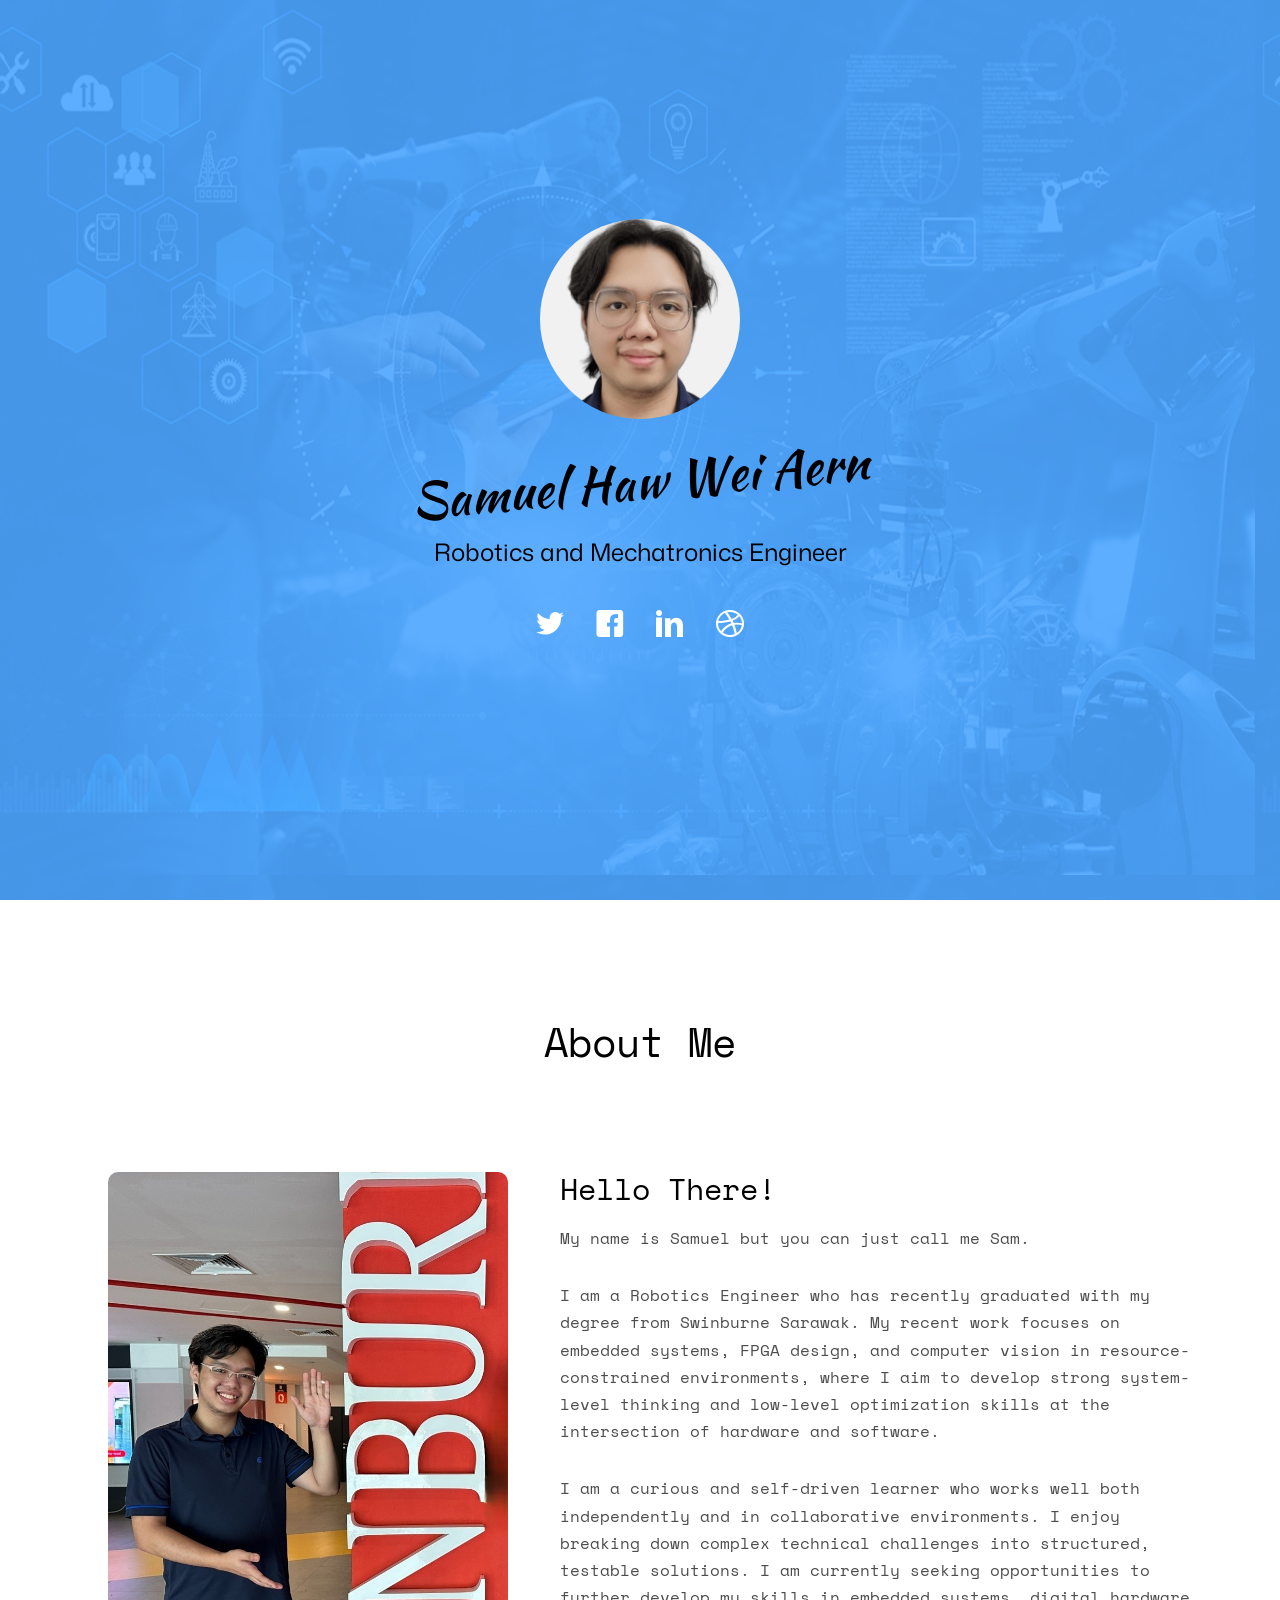
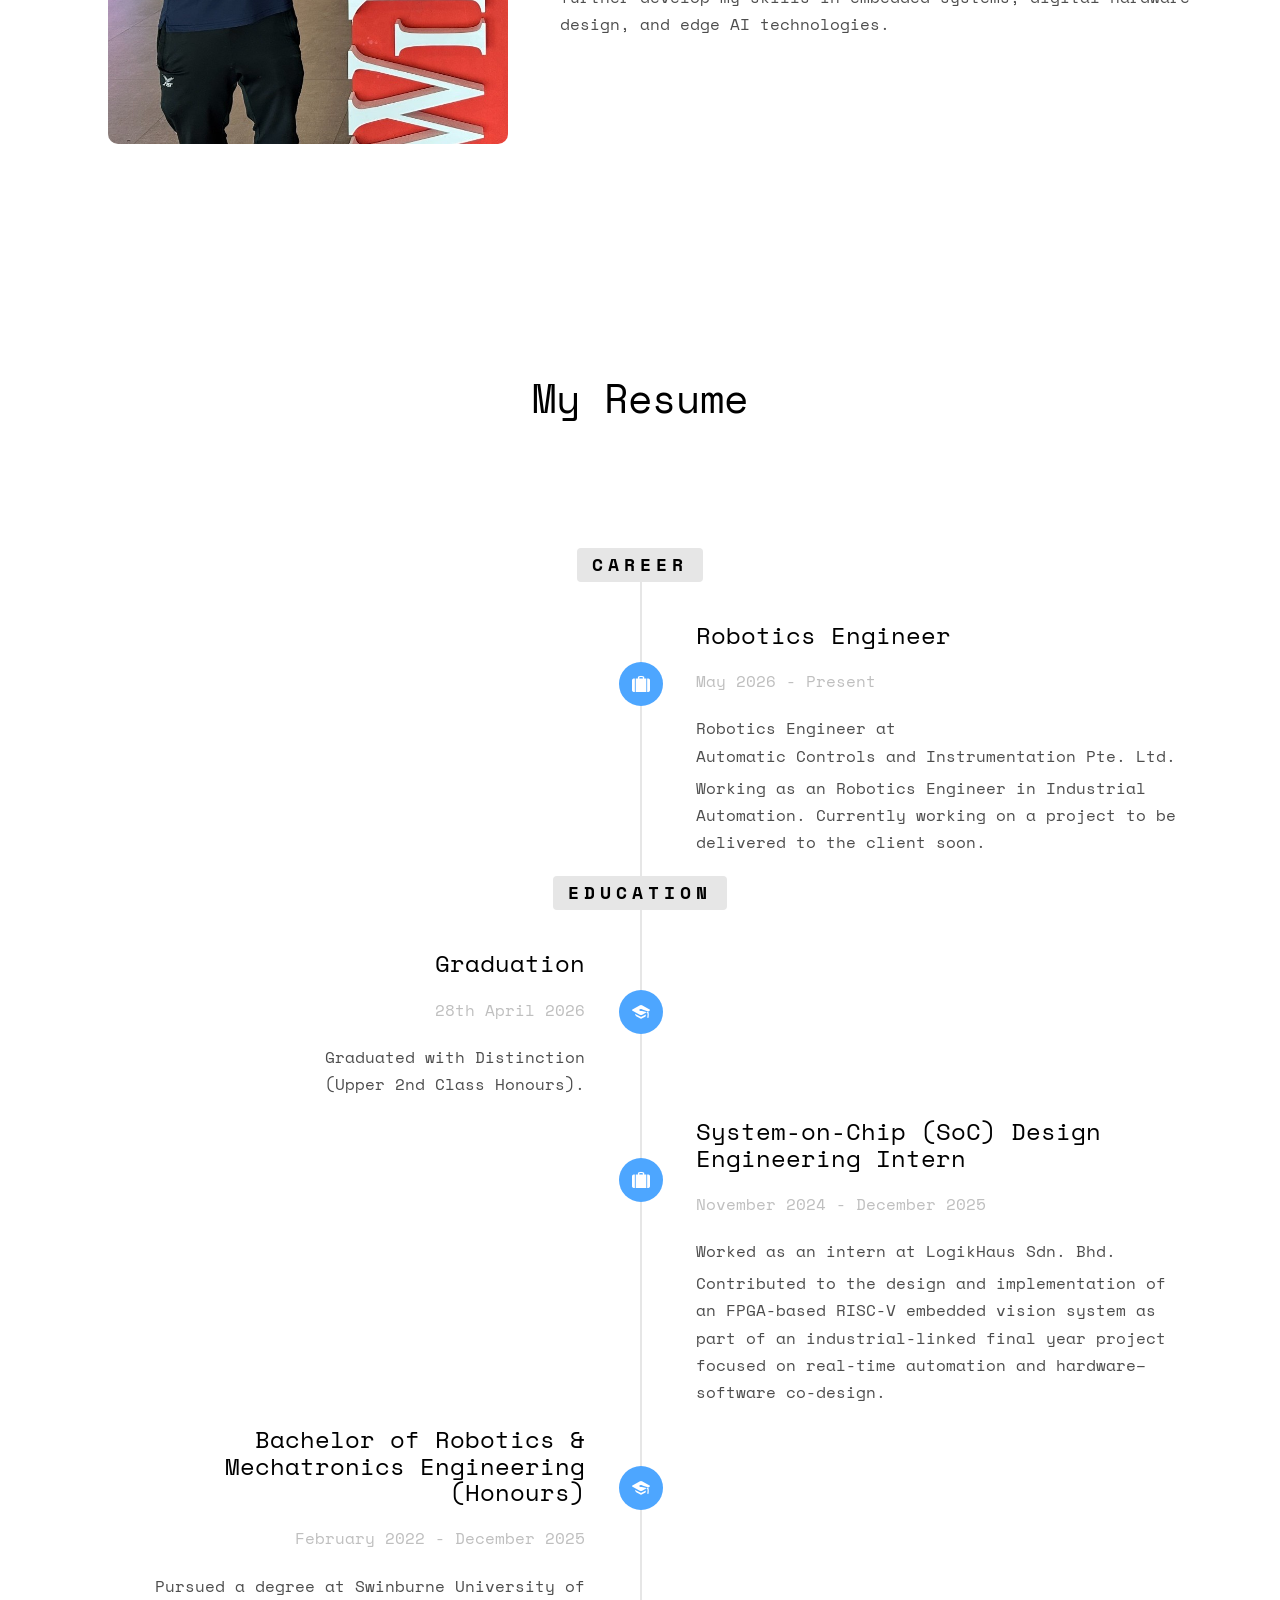
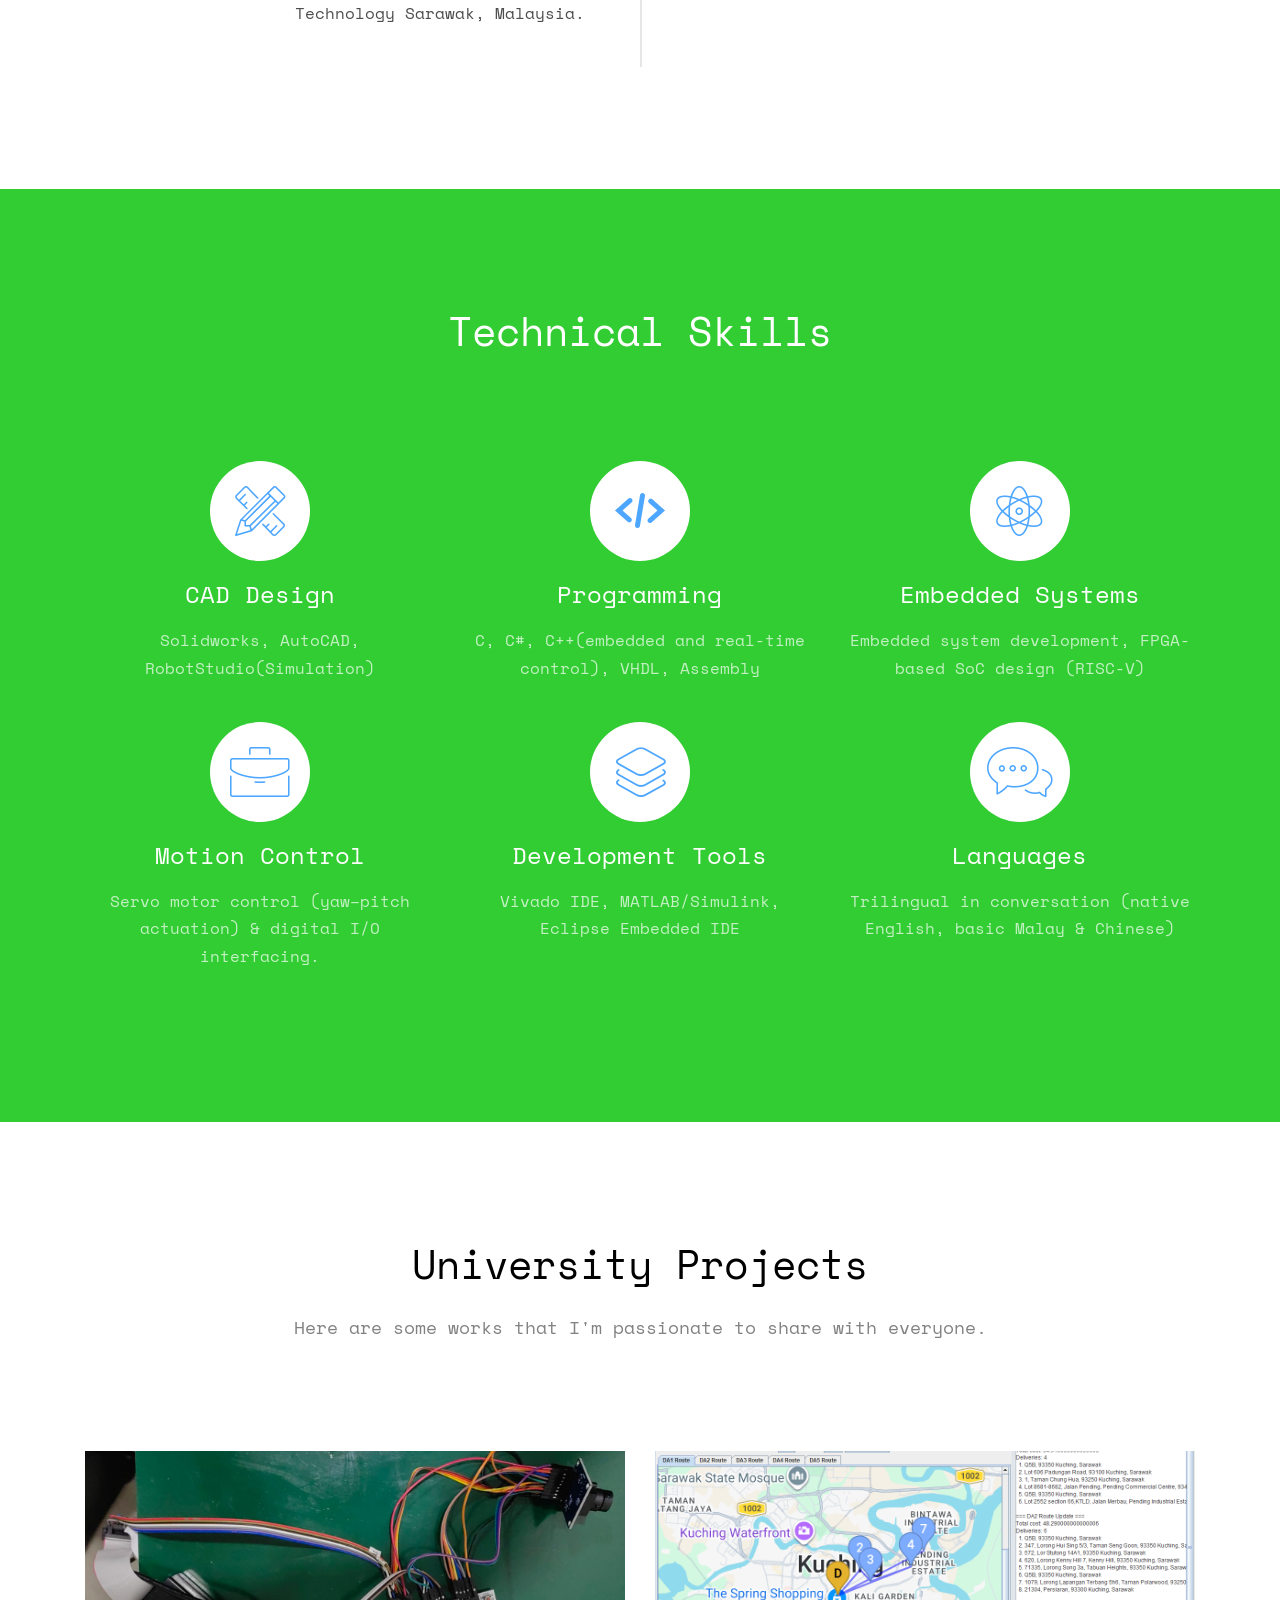
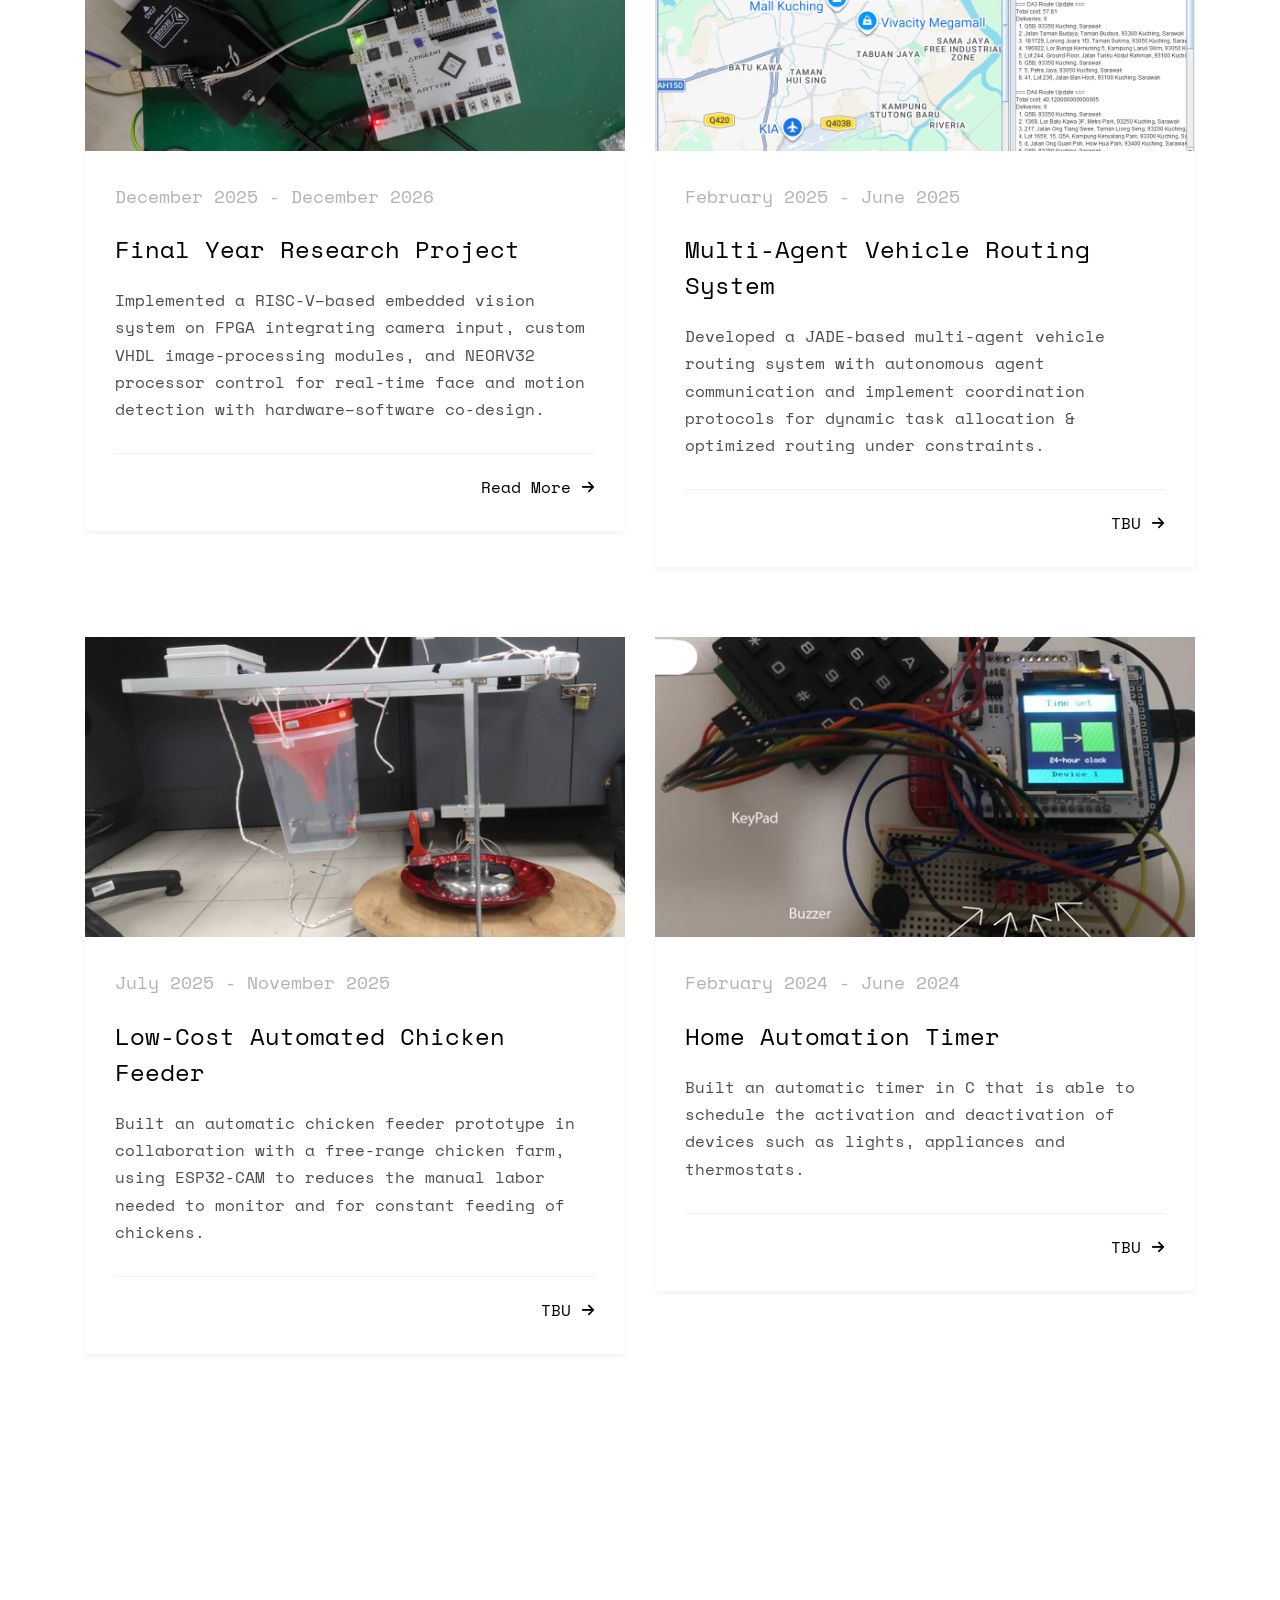
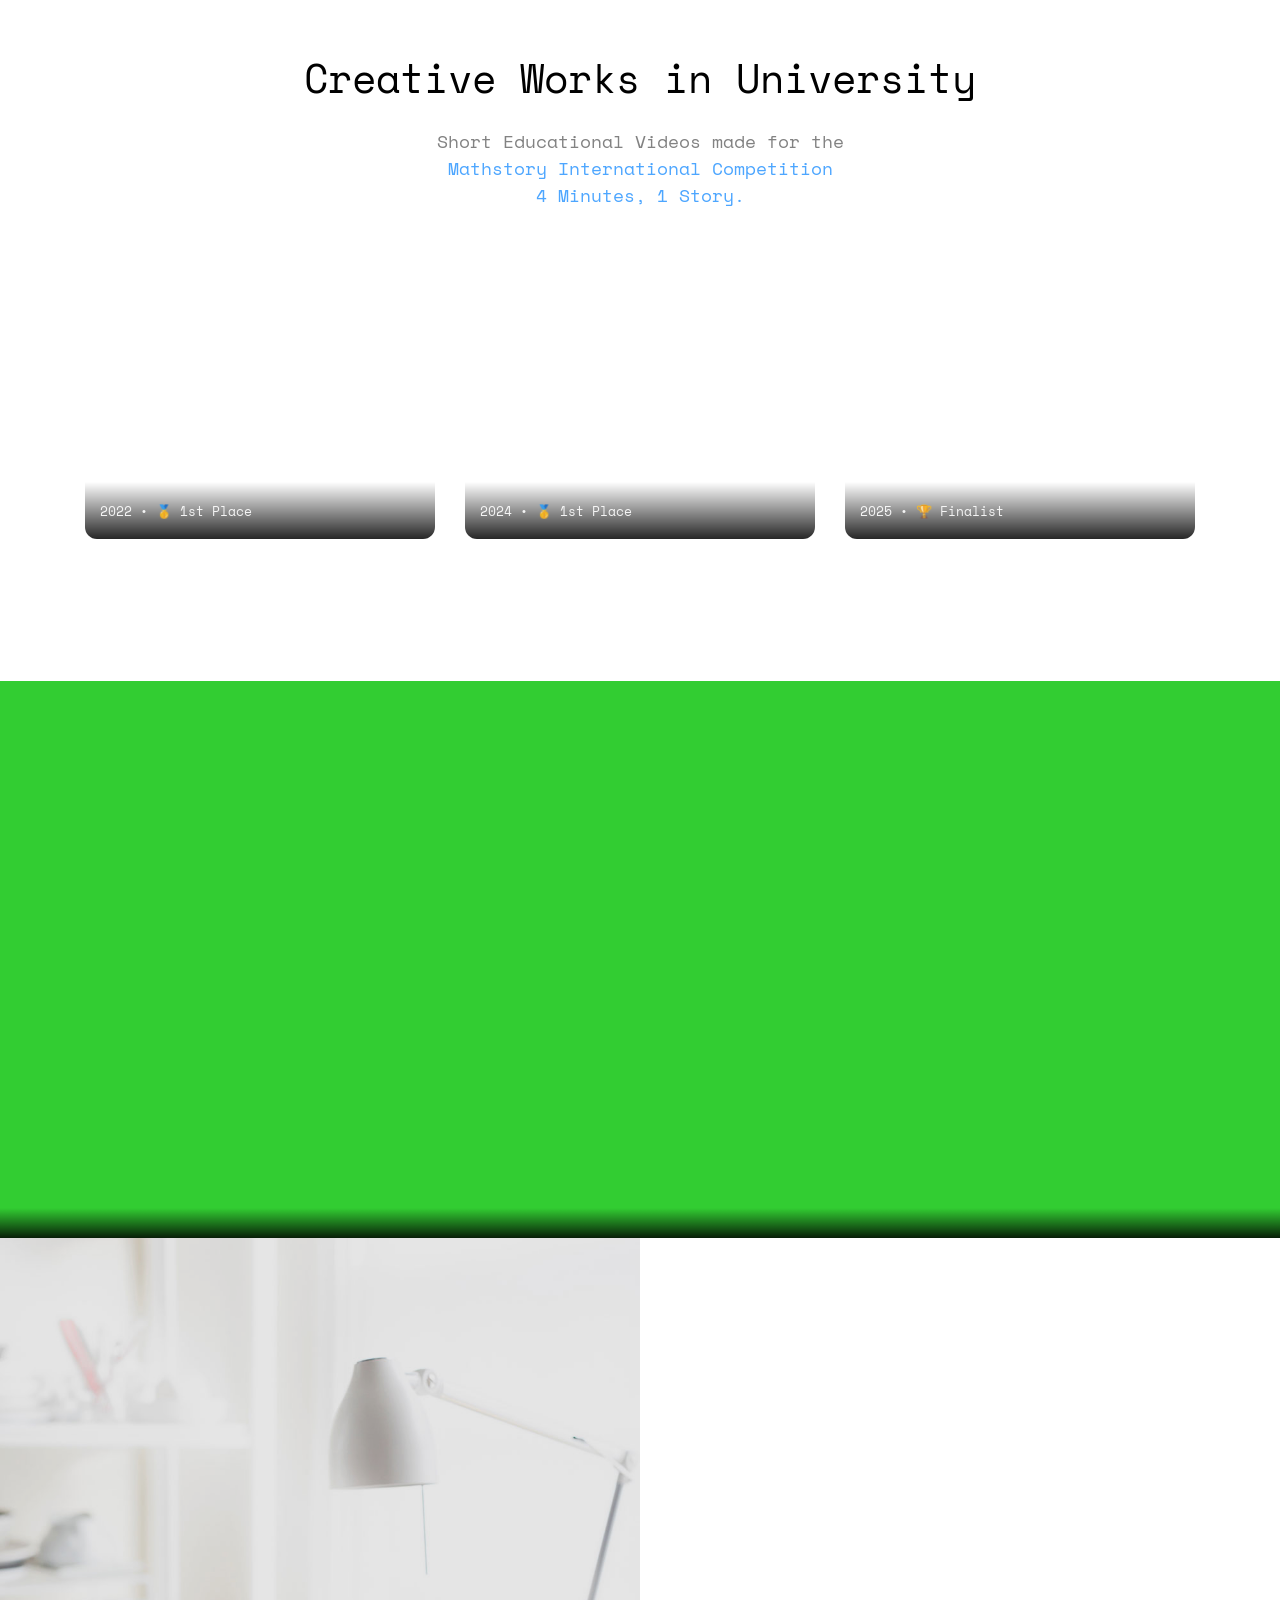
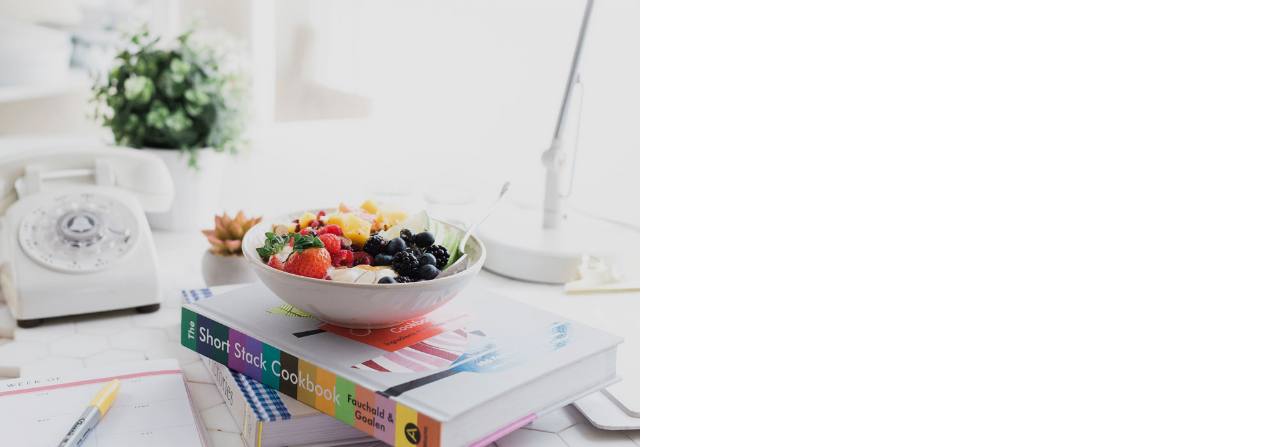
<file: index.html>
<!DOCTYPE HTML>
<!-- Kaushan Script for name -->
<link href="https://fonts.googleapis.com/css2?family=Kaushan+Script&display=swap" rel="stylesheet">
<!-- Mona Sans for subtitle -->
<link href="https://fonts.googleapis.com/css2?family=Mona+Sans:wght@400;700&display=swap" rel="stylesheet">

<html>
	<head>
	<meta charset="utf-8">
	<meta http-equiv="X-UA-Compatible" content="IE=edge">
	<title>Samuel Haw's Profile</title>
	<meta name="viewport" content="width=device-width, initial-scale=1">
	<meta name="description" content="website made for personal use" />
	<meta name="keywords" content="personal site supported with github pages" />
	<meta name="author" content="samuel.haw" />

  	<!-- Facebook and Twitter integration -->
	<meta property="og:title" content=""/>
	<meta property="og:image" content=""/>
	<meta property="og:url" content=""/>
	<meta property="og:site_name" content=""/>
	<meta property="og:description" content=""/>
	<meta name="twitter:title" content="" />
	<meta name="twitter:image" content="" />
	<meta name="twitter:url" content="" />
	<meta name="twitter:card" content="" />

	<link href="https://fonts.googleapis.com/css?family=Space+Mono" rel="stylesheet">
	<link href="https://fonts.googleapis.com/css?family=Kaushan+Script" rel="stylesheet">
	
	<!-- Animate.css -->
	<link rel="stylesheet" href="css/animate.css">
	<!-- Icomoon Icon Fonts-->
	<link rel="stylesheet" href="css/icomoon.css">
	<!-- Bootstrap  -->
	<link rel="stylesheet" href="css/bootstrap.css">

	<!-- Theme style  -->
	<link rel="stylesheet" href="css/style.css">

	<!-- Modernizr JS -->
	<script src="js/modernizr-2.6.2.min.js"></script>
	<!-- FOR IE9 below -->
	<!--[if lt IE 9]>
	<script src="js/respond.min.js"></script>
	<![endif]-->

	</head>
	<body>
		
	<div class="fh5co-loader"></div>
	
	<div id="page">	
	<header id="fh5co-header" class="fh5co-cover js-fullheight" role="banner" style="background-image:url(images/Mechatronics1280.jpg);" data-stellar-background-ratio="0.5">
		<div class="overlay"></div>
		<div class="container">
			<div class="row">
				<div class="col-md-8 col-md-offset-2 text-center">
					<div class="display-t js-fullheight">
						<div class="display-tc js-fullheight animate-box" data-animate-effect="fadeIn">
						  <div class="profile-thumb" style="background: url(images/Pi7.jpg);background-position: center 5%;"></div>
						
						  <h1 class="expand-text">
						  <span>S</span><span>a</span><span>m</span><span>u</span><span>e</span><span>l</span> 
						  <span>H</span><span>a</span><span>w</span>
						  <span>W</span><span>e</span><span>i</span> 
						  <span>A</span><span>e</span><span>r</span><span>n</span>
							</h1>
							
							<h3 class="subtitle-expand">
							  <span>R</span><span>o</span><span>b</span><span>o</span><span>t</span><span>i</span><span>c</span><span>s</span> 
							  <span>a</span><span>n</span><span>d</span> 
							  <span>M</span><span>e</span><span>c</span><span>h</span><span>a</span><span>t</span><span>r</span><span>o</span><span>n</span><span>i</span><span>c</span><span>s</span> 
							  <span>E</span><span>n</span><span>g</span><span>i</span><span>n</span><span>e</span><span>e</span><span>r</span>
							</h3>
						
						  <p>
						    <ul class="fh5co-social-icons">
						      <li><a href="#"><i class="icon-twitter2"></i></a></li>
						      <li><a href="#"><i class="icon-facebook2"></i></a></li>
						      <li><a href="#"><i class="icon-linkedin2"></i></a></li>
						      <li><a href="#"><i class="icon-dribbble2"></i></a></li>
						    </ul>
						  </p>
						</div>
					</div>
				</div>
			</div>
		</div>
	</header>

	<div id="fh5co-about" class="animate-box">
	  <div class="container">
	    
	    <div class="row">
	      <div class="col-md-8 col-md-offset-2 text-center fh5co-heading">
	        <h2>About Me</h2>
	      </div>
	    </div>
	
	    <div class="row">
	
	      <!-- Profile Image -->
	      <div class="col-md-5 text-center">
	        <img src="images/standee.jpg" alt="Swinburne & I" 
	             style="width:100%; max-width:400px; border-radius:10px;">
	      </div>
	
	      <!-- About Text -->
	      <div class="col-md-7">
	        <h2>Hello There!</h2>
	
	        <p>My name is Samuel but you can just call me Sam.</p>
	        <p>
	        I am a Robotics Engineer who has recently graduated with my degree from Swinburne Sarawak. My recent work focuses on embedded systems, FPGA design, and computer vision in resource-constrained environments, where I aim to develop strong system-level thinking and low-level optimization skills at the intersection of hardware and software.
	        </p>
	        <p>
	        I am a curious and self-driven learner who works well both independently and in collaborative environments. I enjoy breaking down complex technical challenges into structured, testable solutions. I am currently seeking opportunities to further develop my skills in embedded systems, digital hardware design, and edge AI technologies.
	        </p>
	      </div>
	    </div>
	  </div>
	</div>
		
	<div id="fh5co-resume" class="fh5co-bg-color">
		<div class="container">
			<div class="row animate-box">
				<div class="col-md-8 col-md-offset-2 text-center fh5co-heading">
					<h2>My Resume</h2>
				</div>
			</div>
	
			<div class="row">
				<div class="col-md-12 col-md-offset-0">
					<ul class="timeline">

						<li class="timeline-heading text-center animate-box">
							<div><h3>Career</h3></div>
						</li>
						
							<!-- 1st Job -->
						<li class="timeline-inverted animate-box">
							<div class="timeline-badge"><i class="icon-suitcase"></i></div>
							<div class="timeline-panel">
								<div class="timeline-heading">
									<h3 class="timeline-title">Robotics Engineer</h3>
									<span class="company"> May 2026 - Present</span>
								</div>
								<div class="timeline-body">
									<p> Robotics Engineer at <br> Automatic Controls and Instrumentation Pte. Ltd. </p>
									<p> Working as an Robotics Engineer in Industrial Automation. Currently working on a project to be delivered to the client soon. </p>
								</div>
							</div>
						</li>
						
						<li class="timeline-heading text-center animate-box">
							<div><h3>Education</h3></div>
						</li>
	
						<!-- Expected Graduation -->
						<li class="animate-box timeline-unverted">
							<div class="timeline-badge"><i class="icon-graduation-cap"></i></div>
							<div class="timeline-panel">
								<div class="timeline-heading">
									<h3 class="timeline-title">Graduation</h3>
									<span class="company">28th April 2026</span>
								</div>
								<div class="timeline-body">
									<p>Graduated with Distinction <br> (Upper 2nd Class Honours). </p>
								</div>
							</div>
						</li>
	
						<!-- Internship -->
						<li class="timeline-inverted animate-box">
							<div class="timeline-badge"><i class="icon-suitcase"></i></div>
							<div class="timeline-panel">
								<div class="timeline-heading">
									<h3 class="timeline-title">System-on-Chip (SoC) Design Engineering Intern</h3>
									<span class="company"> November 2024 - December 2025</span>
								</div>
								<div class="timeline-body">
									<p> Worked as an intern at LogikHaus Sdn. Bhd.</p>
									<p> Contributed to the design and implementation of an FPGA-based RISC-V embedded vision system as part of an industrial-linked final year project focused on real-time automation and hardware–software co-design.</p>
								</div>
							</div>
						</li>
	
						<!-- Bachelor -->
						<li class="animate-box timeline-unverted">
							<div class="timeline-badge"><i class="icon-graduation-cap"></i></div>
							<div class="timeline-panel">
								<div class="timeline-heading">
									<h3 class="timeline-title">Bachelor of Robotics & Mechatronics Engineering (Honours)</h3>
									<span class="company"> February 2022 - December 2025</span>
								</div>
								<div class="timeline-body">
									<p>Pursued a degree at Swinburne University of Technology Sarawak, Malaysia.</p>
								</div>
							</div>
						</li>
	
					</ul>
				</div>
			</div>
		</div>
	</div>
		
	<div id="fh5co-features" class="animate-box">
		<div class="container">
			<div class="services-padding">
	
				<div class="row">
					<div class="col-md-8 col-md-offset-2 text-center fh5co-heading">
						<h2>Technical Skills</h2>
					</div>
				</div>
	
				<div class="row">
	
					<div class="col-md-4 text-center">
						<div class="feature-left">
							<span class="icon">
								<i class="icon-tools"></i>
							</span>
							<div class="feature-copy">
								<h3>CAD Design</h3>
								<p>Solidworks, AutoCAD, RobotStudio(Simulation)</p>
							</div>
						</div>
					</div>
	
					<div class="col-md-4 text-center">
						<div class="feature-left">
							<span class="icon">
								<i class="icon-code"></i>
							</span>
							<div class="feature-copy">
								<h3>Programming</h3>
								<p>C, C#, C++(embedded and real-time control), VHDL, Assembly</p>
							</div>
						</div>
					</div>
	
					<div class="col-md-4 text-center">
						<div class="feature-left">
							<span class="icon">
								<i class="icon-genius"></i>
							</span>
							<div class="feature-copy">
								<h3>Embedded Systems</h3>
								<p>Embedded system development, FPGA-based SoC design (RISC-V)</p>
							</div>
						</div>
					</div>
	
				</div>
	
	
				<div class="row">
	
					<div class="col-md-4 text-center">
						<div class="feature-left">
							<span class="icon">
								<i class="icon-briefcase"></i>
							</span>
							<div class="feature-copy">
								<h3>Motion Control</h3>
								<p>Servo motor control (yaw–pitch actuation) & digital I/O interfacing.</p>
							</div>
						</div>
					</div>
	
					<div class="col-md-4 text-center">
						<div class="feature-left">
							<span class="icon">
								<i class="icon-layers"></i>
							</span>
							<div class="feature-copy">
								<h3>Development Tools</h3>
								<p>Vivado IDE, MATLAB/Simulink, Eclipse Embedded IDE</p>
							</div>
						</div>
					</div>
	
					<div class="col-md-4 text-center">
						<div class="feature-left">
							<span class="icon">
								<i class="icon-chat"></i>
							</span>
							<div class="feature-copy">
								<h3>Languages</h3>
								<p>Trilingual in conversation (native English, basic Malay & Chinese)</p>
							</div>
						</div>
					</div>
	
				</div>
	
			</div>
		</div>
	</div>
		
	<div id="fh5co-blog">
		<div class="container">
			<div class="row animate-box">
				<div class="col-md-8 col-md-offset-2 text-center fh5co-heading">
					<h2>University Projects</h2>
					<p>Here are some works that I'm passionate to share with everyone.</p>
				</div>
			</div>
			<div class="row">
				<div class="col-md-6">
					<div class="fh5co-blog animate-box">
						<a href="FYRP.html" class="blog-bg" style="background-image: url(images/fyrp_setup.jpg);"></a>
						<div class="blog-text">
							<span class="posted_on">December 2025 - December 2026</span>
							<h3><a href="FYRP.html">Final Year Research Project</a></h3>
							<p>Implemented a RISC-V–based embedded vision system on FPGA 
								integrating camera input, custom VHDL image-processing modules, and 
								NEORV32 processor control for real-time face and motion detection with hardware–software co-design.
							</p>
							<ul class="stuff">
								<li><a href="FYRP.html">Read More<i class="icon-arrow-right22"></i></a></li>
							</ul>
						</div> 
					</div>
				</div>
				<div class="col-md-6">
					<div class="fh5co-blog animate-box">
						<a href="#" class="blog-bg" style="background-image: url(images/DRV.png);"></a>
						<div class="blog-text">
							<span class="posted_on">February 2025 - June 2025</span>
							<h3><a href="#">Multi-Agent Vehicle Routing System</a></h3>
							<p> Developed a JADE-based multi-agent vehicle routing system with 
								autonomous agent communication and implement coordination protocols 
								for dynamic task allocation & optimized routing under constraints.
							</p>
							<ul class="stuff">
								<li><a href="#">TBU<i class="icon-arrow-right22"></i></a></li>
							</ul>
						</div> 
					</div>
				</div>
				<div class="col-md-6">
					<div class="fh5co-blog animate-box">
						<a href="#" class="blog-bg" style="background-image: url(images/msd_setup.png);"></a>
						<div class="blog-text">
							<span class="posted_on">July 2025 - November 2025</span>
							<h3><a href="#">Low-Cost Automated Chicken Feeder</a></h3>
							<p>Built an automatic chicken feeder prototype in collaboration with a free-range chicken farm, using ESP32-CAM to reduces the manual 
								labor needed to monitor and for constant feeding of chickens.
							</p>
							<ul class="stuff">
								<li><a href="#">TBU<i class="icon-arrow-right22"></i></a></li>
							</ul>
						</div> 
					</div>
				</div>
				<div class="col-md-6">
					<div class="fh5co-blog animate-box">
						<a href="#" class="blog-bg" style="background-image: url(images/autotimer.png);"></a>
						<div class="blog-text">
							<span class="posted_on">February 2024 - June 2024</span>
							<h3><a href="#">Home Automation Timer</a></h3>
							<p> Built an automatic timer in C that is able to schedule the activation and 
								deactivation of devices such as lights, appliances and thermostats.
							</p>
							<ul class="stuff">
								<li><a href="#">TBU<i class="icon-arrow-right22"></i></a></li>
							</ul>
						</div> 
					</div>
				</div>
			</div>
		</div>
	</div>

	<div id="fh5co-blog">
	  <div class="container">
	
	    <!-- Heading -->
	    <div class="row animate-box">
	      <div class="col-md-8 col-md-offset-2 text-center fh5co-heading">
	        <h2>Creative Works in University</h2>
	        <p>
	          Short Educational Videos made for the <br>
	          <a href="https://mathstory.org/" target="_blank">
	            Mathstory International Competition <br>
				4 Minutes, 1 Story.
	          </a>
	        </p>
	      </div>
	    </div>
	
	    <!-- Videos -->
	    <div class="row">
	
	      <!-- 2022 -->
	      <div class="col-md-4 col-sm-6 text-center animate-box">
	        <a href="https://www.youtube.com/watch?v=w5Eb9lU0GOE" target="_blank" class="video-card">
	          <div class="video-thumb" style="background-image: url('https://img.youtube.com/vi/w5Eb9lU0GOE/hqdefault.jpg');">
	            
	            <div class="play-btn">▶</div>
	
	            <div class="overlay">
	              <span>2022 • 🥇 1st Place</span>
	            </div>
	
	          </div>
	        </a>
	      </div>
	
	      <!-- 2024 -->
	      <div class="col-md-4 col-sm-6 text-center animate-box">
	        <a href="https://www.youtube.com/watch?v=edOCMMaD27o" target="_blank" class="video-card">
	          <div class="video-thumb" style="background-image: url('https://img.youtube.com/vi/edOCMMaD27o/hqdefault.jpg');">
	            
	            <div class="play-btn">▶</div>
	
	            <div class="overlay">
	              <span>2024 • 🥇 1st Place</span>
	            </div>
	
	          </div>
	        </a>
	      </div>
	
	      <!-- 2025 -->
	      <div class="col-md-4 col-sm-6 text-center animate-box">
	        <a href="https://www.youtube.com/watch?v=AOGNDZWrFMc" target="_blank" class="video-card">
	          <div class="video-thumb" style="background-image: url('https://img.youtube.com/vi/AOGNDZWrFMc/hqdefault.jpg');">
	            
	            <div class="play-btn">▶</div>
	
	            <div class="overlay">
	              <span>2025 • 🏆 Finalist</span>
	            </div>
	          </div>
	        </a>
	      </div>
	    </div>
	  </div>
	</div>
		
	<div id="fh5co-started" class="fh5co-bg-dark">
		<div class="overlay"></div>
		<div class="container">
			<div class="row animate-box">
				<div class="col-md-8 col-md-offset-2 text-center fh5co-heading">
					
					<h2>#Open To Work</h2>
	
					<p>
					I’m currently waiting for graduation and actively exploring new opportunities. 
					If you know of any openings or just want to connect, don’t be shy and feel free 
					to drop me a message or send an invite. I’d love to get back to you and maybe 
					share my experiences!🫰😜
					</p>
	
					<p>
						<a href="https://www.linkedin.com/in/samuel-haw/" target="_blank" class="btn btn-default btn-lg">
							LinkedIn Profile
						</a>
					</p>
				</div>
			</div>
		</div>
	</div>
			
	<div id="fh5co-consult">
		<div class="video fh5co-video" style="background-image: url(images/cover_bg_1.jpg);">
			<div class="overlay"></div>
		</div>
		<div class="choose animate-box">
			<h2>Contact Me!</h2>
			<form action="#">
				<div class="row form-group">
					<div class="col-md-6">
						<input type="text" id="fname" class="form-control" placeholder="Your name">
					</div>
				</div>

				<div class="row form-group">
					<div class="col-md-12">
						<input type="text" id="email" class="form-control" placeholder="Your email address">
					</div>
				</div>

				<div class="row form-group">
					<div class="col-md-12">
						<input type="text" id="subject" class="form-control" placeholder="Your subject of this message">
					</div>
				</div>

				<div class="row form-group">
					<div class="col-md-12">
						<textarea name="message" id="message" cols="30" rows="10" class="form-control" placeholder="Your content"></textarea>
					</div>
				</div>
				<div class="form-group">
					<input type="submit" value="Send Message" class="btn btn-primary">
				</div>

			</form>	
		</div>
	</div>

	<div class="gototop js-top">
		<a href="#" class="js-gotop"><i class="icon-arrow-up22"></i></a>
	</div>
	
	<!-- jQuery -->
	<script src="js/jquery.min.js"></script>
	<!-- jQuery Easing -->
	<script src="js/jquery.easing.1.3.js"></script>
	<!-- Bootstrap -->
	<script src="js/bootstrap.min.js"></script>
	<!-- Waypoints -->
	<script src="js/jquery.waypoints.min.js"></script>
	<!-- Stellar Parallax -->
	<script src="js/jquery.stellar.min.js"></script>
	<!-- Easy PieChart -->
	<script src="js/jquery.easypiechart.min.js"></script>
	
	<!-- Main -->
	<script src="js/main.js"></script>

	</body>
</html>
</file>
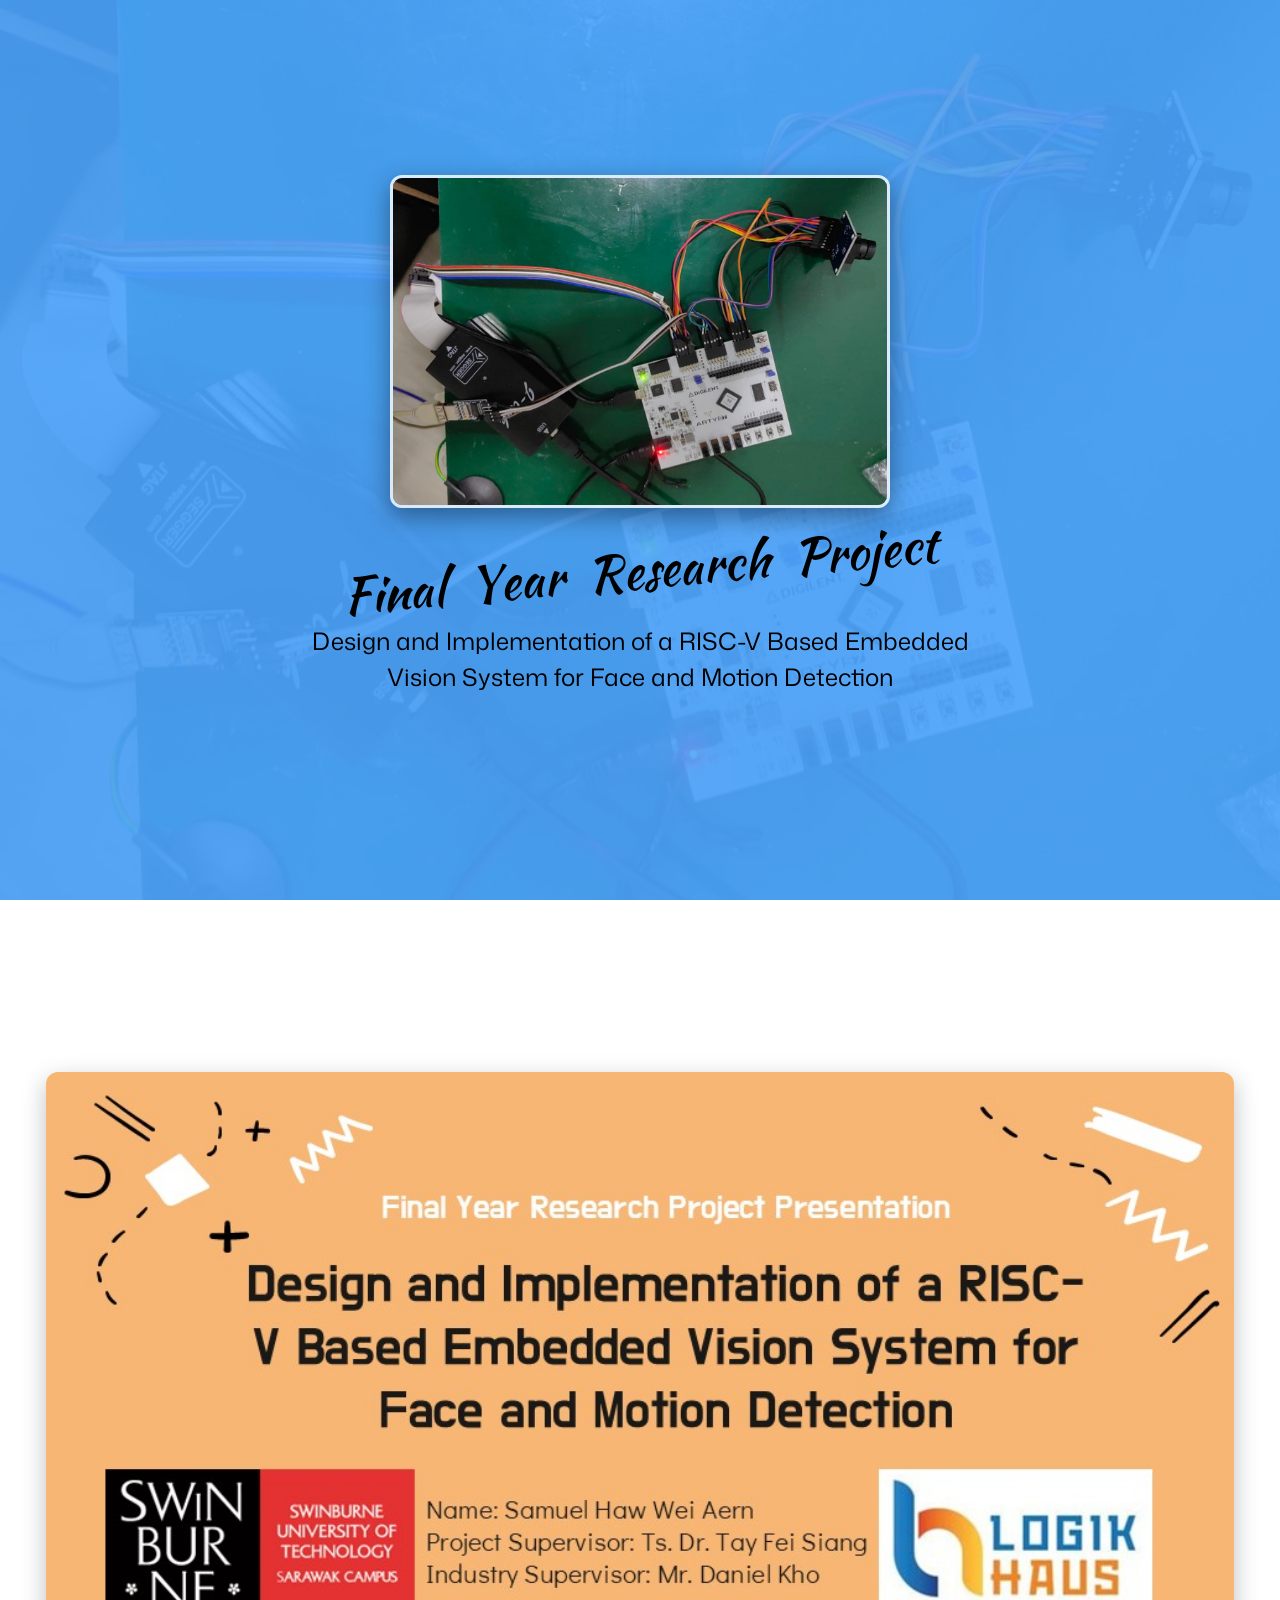
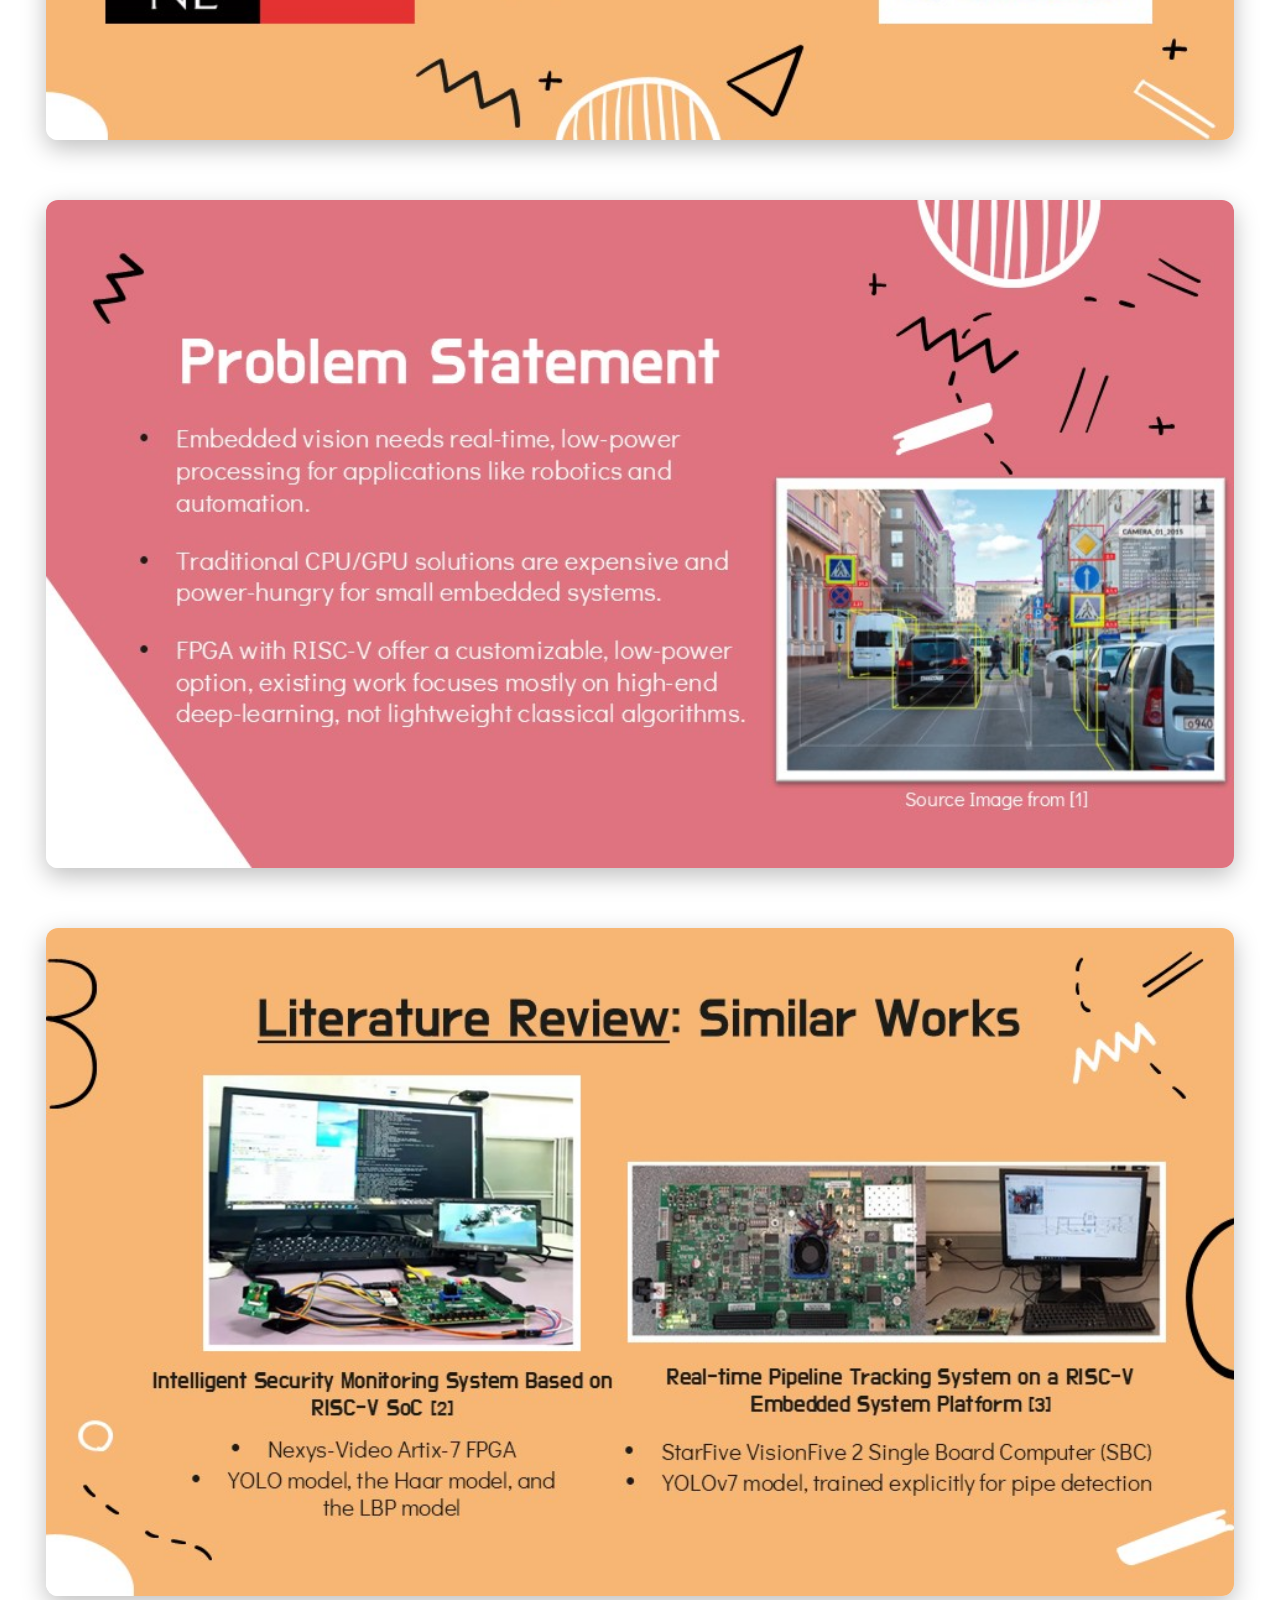
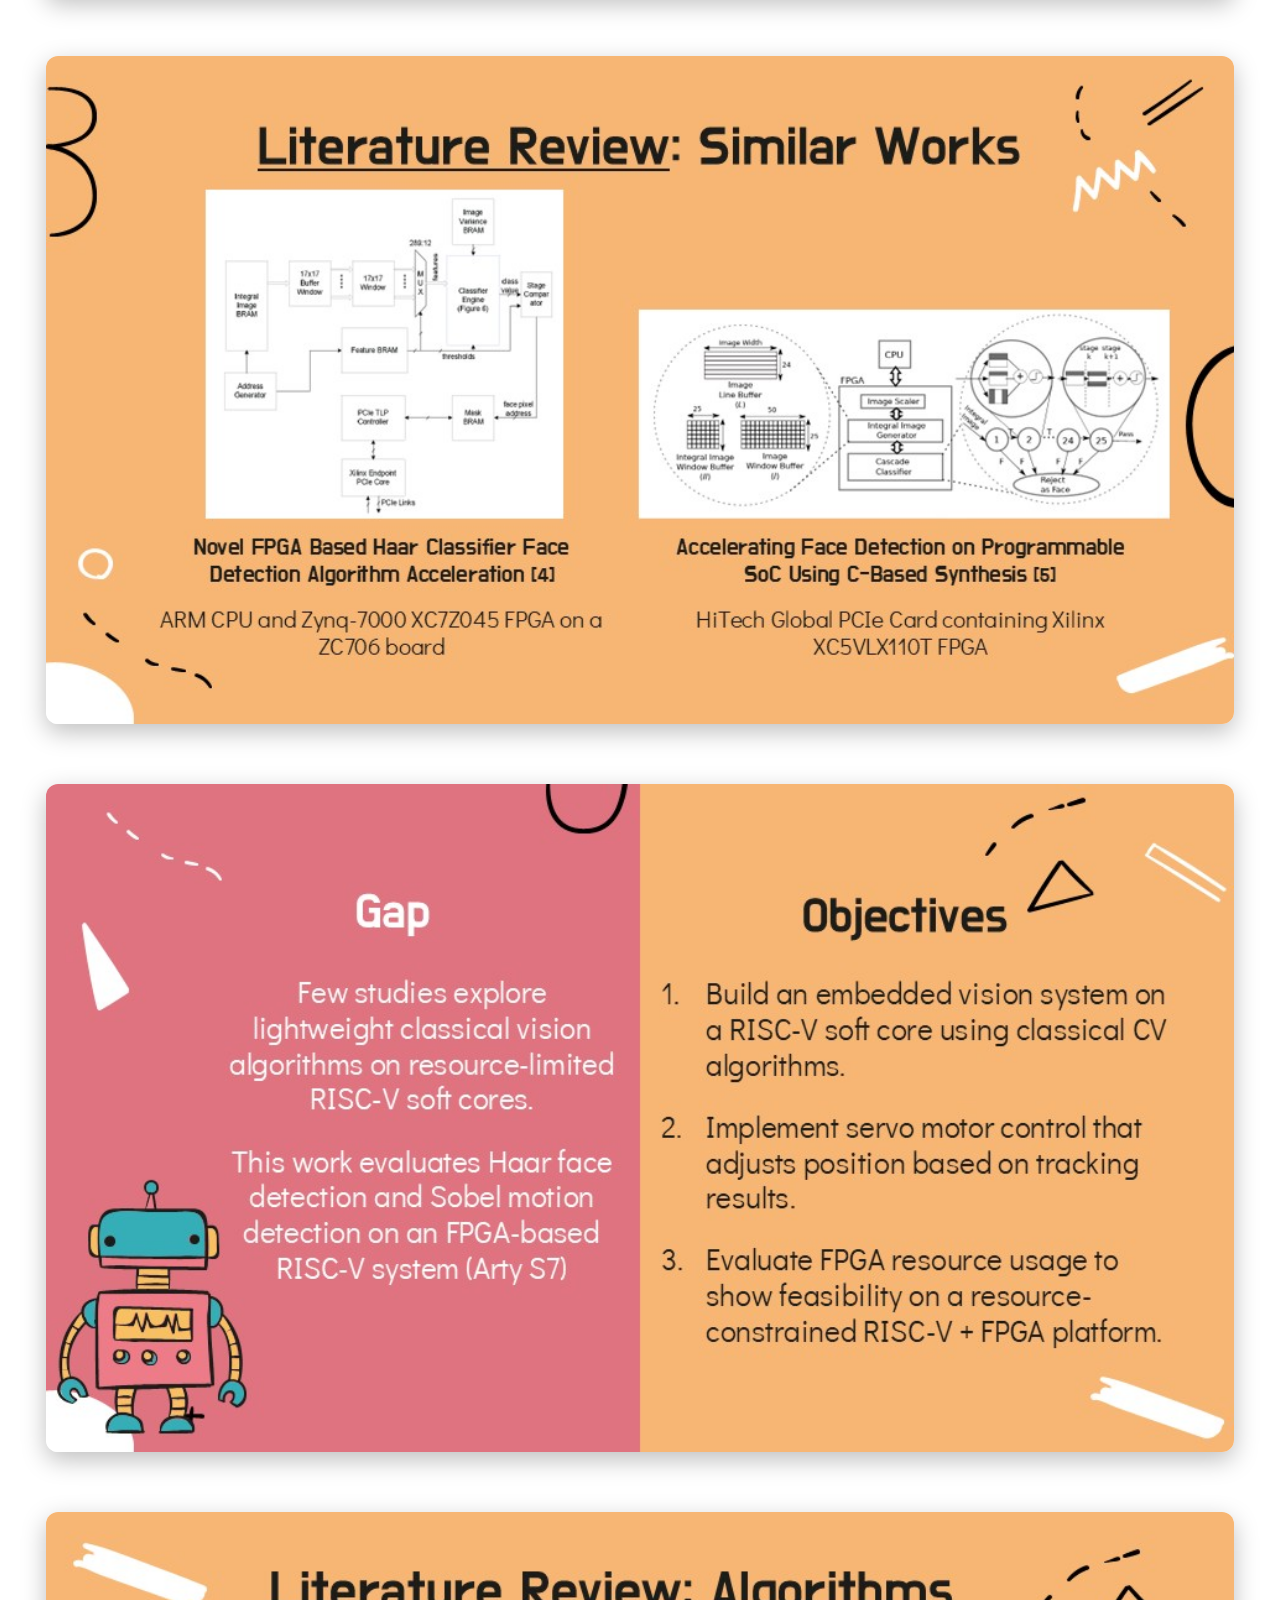
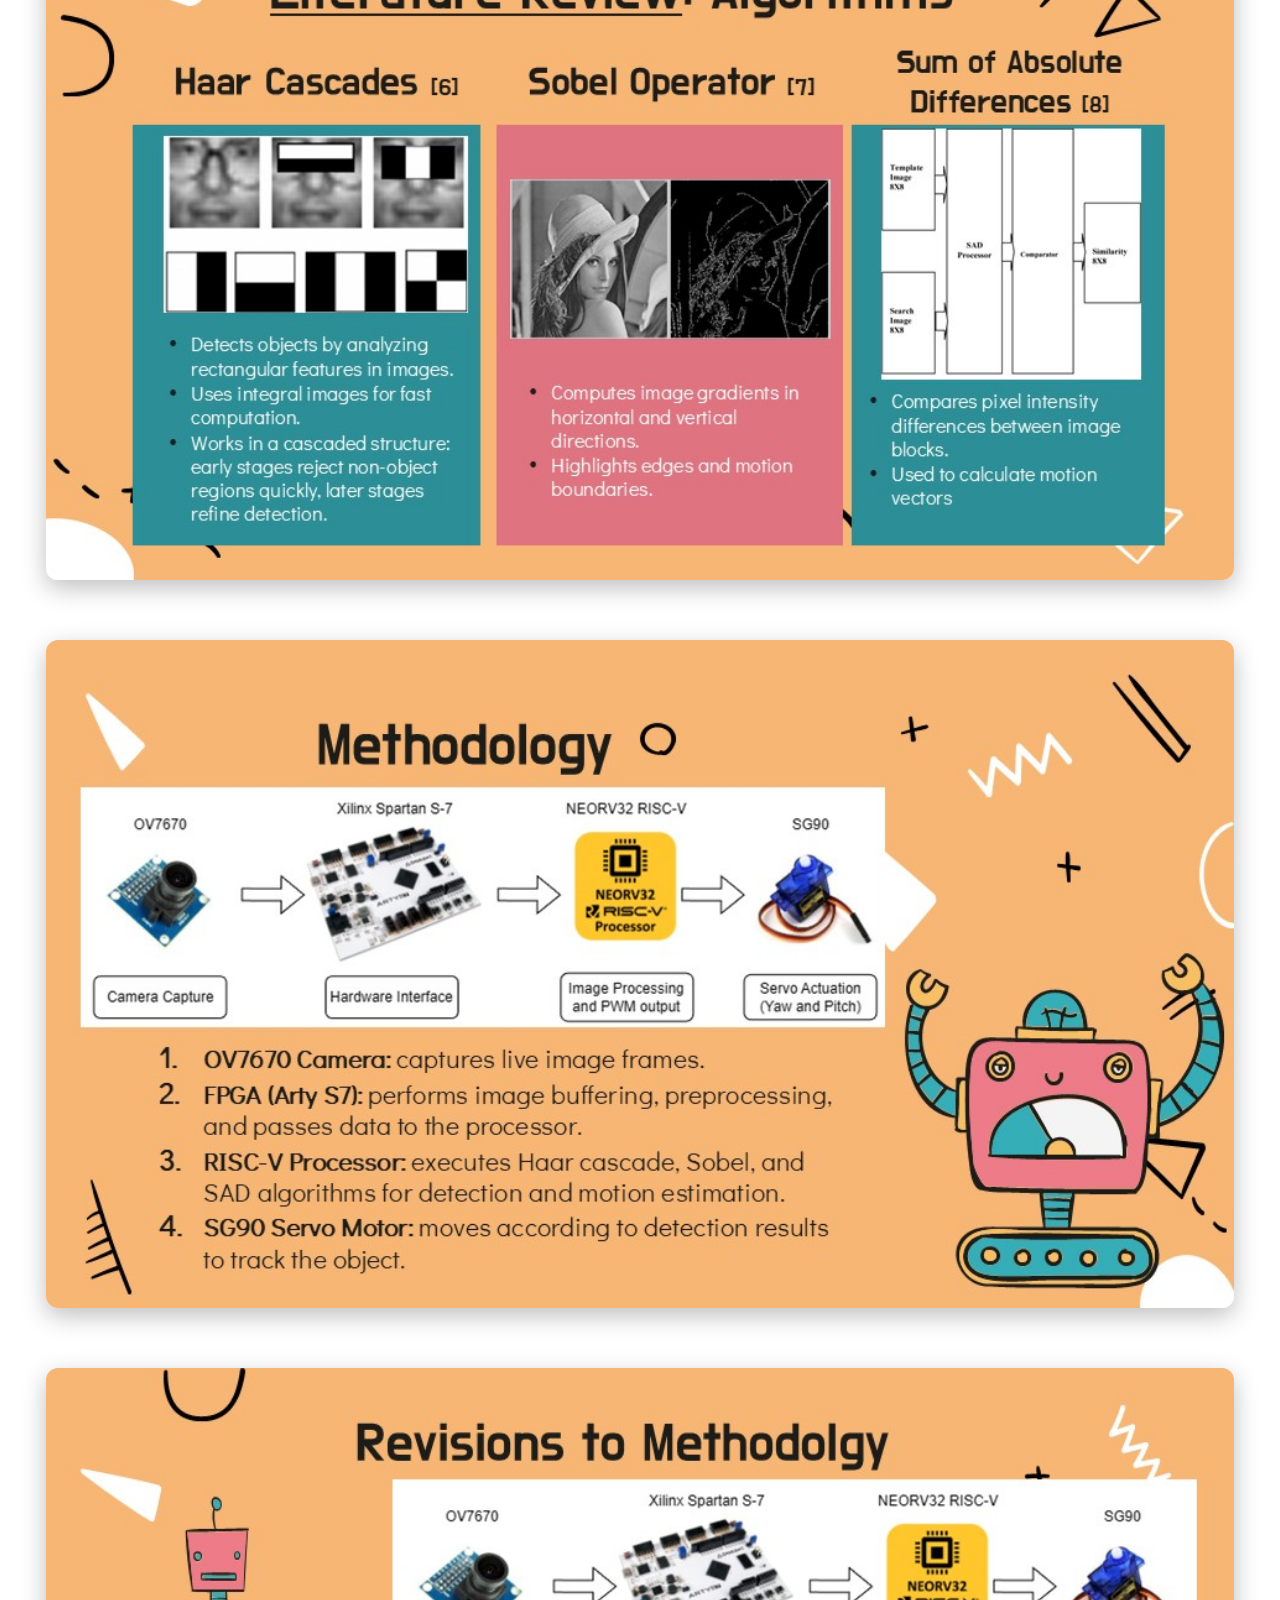
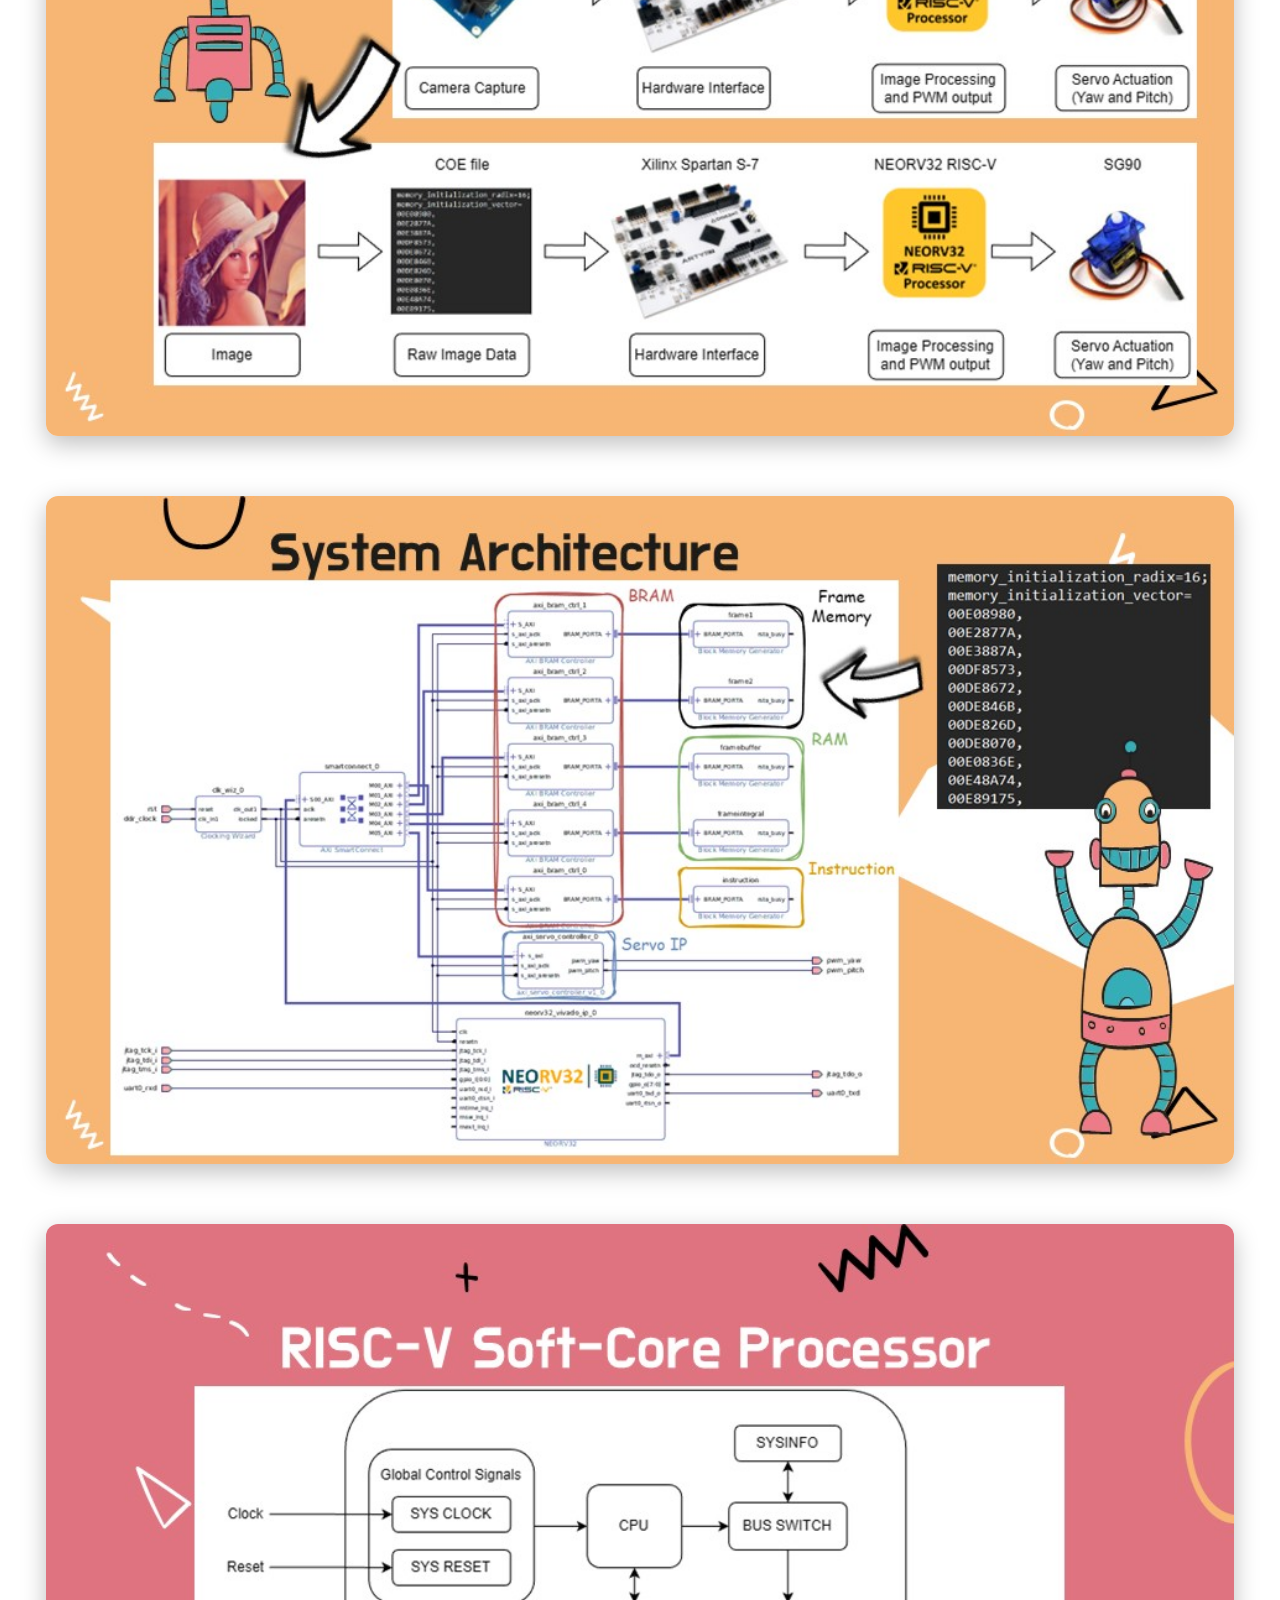
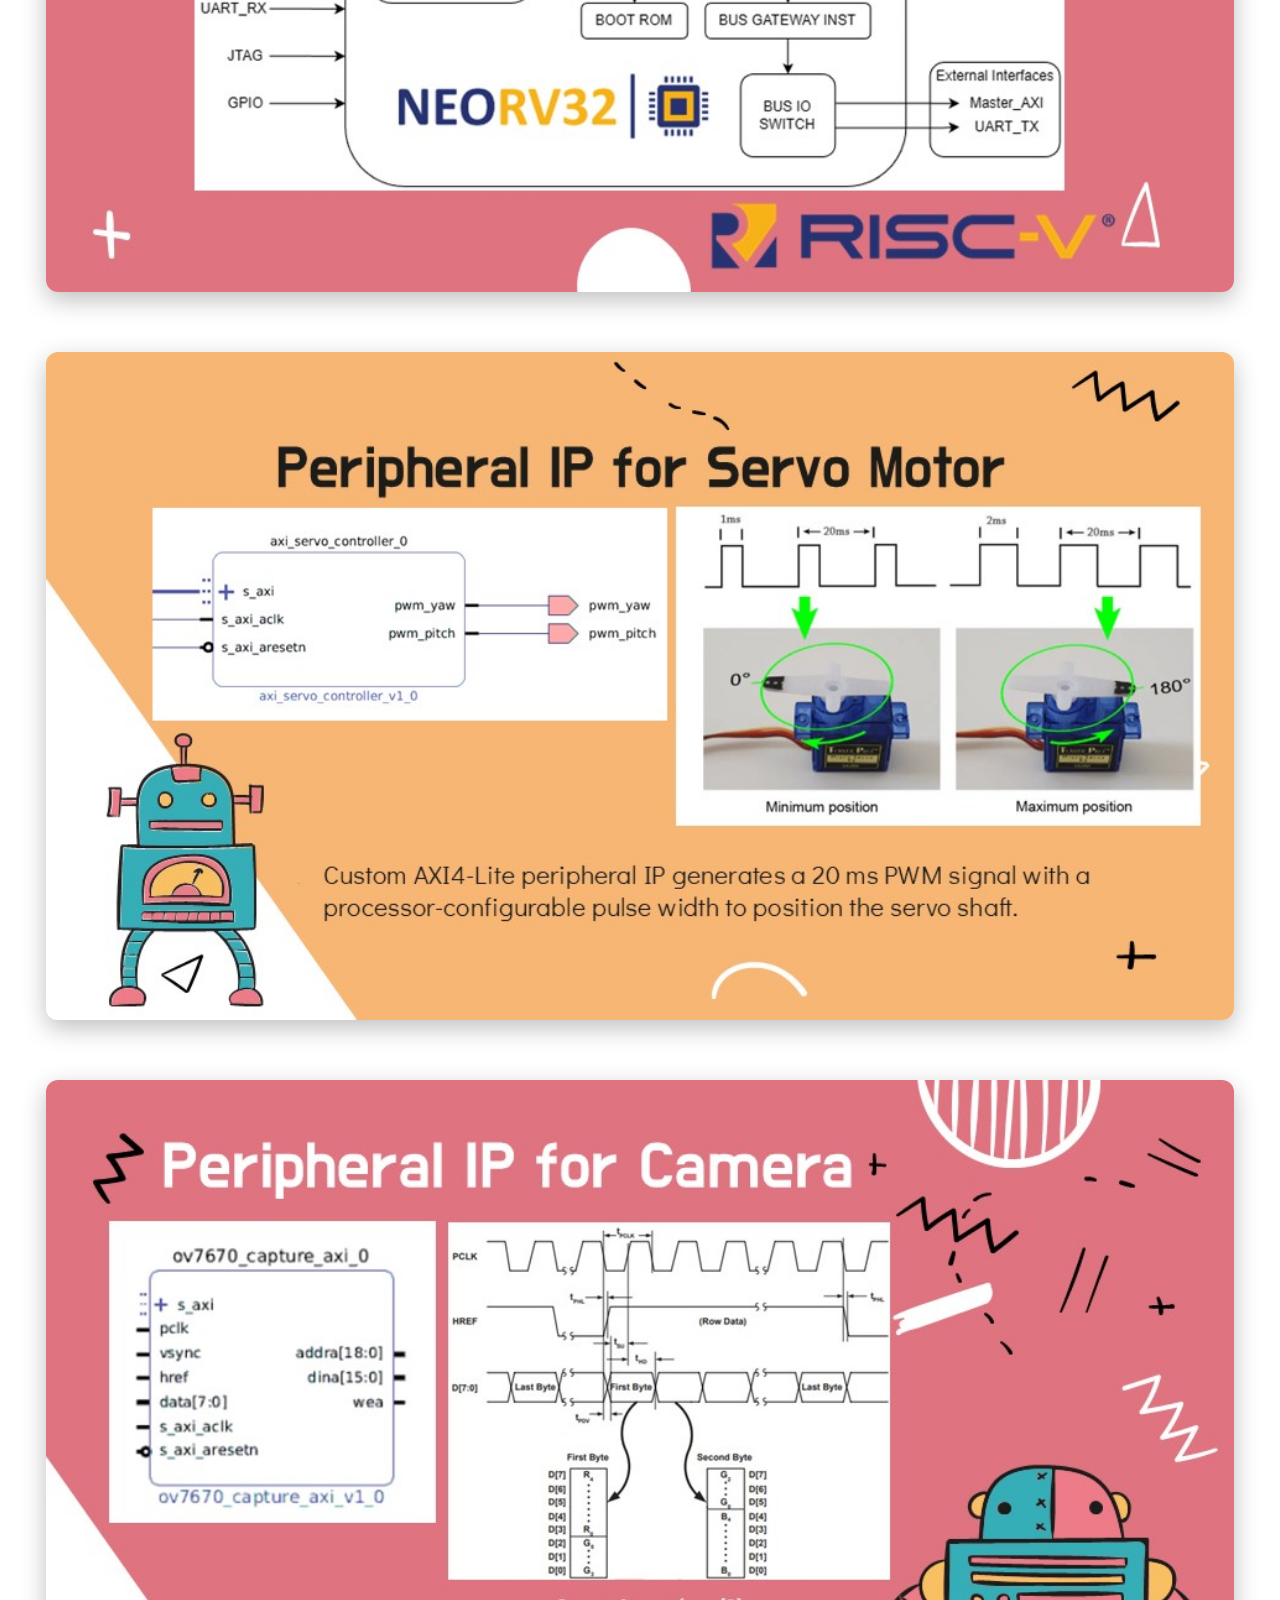
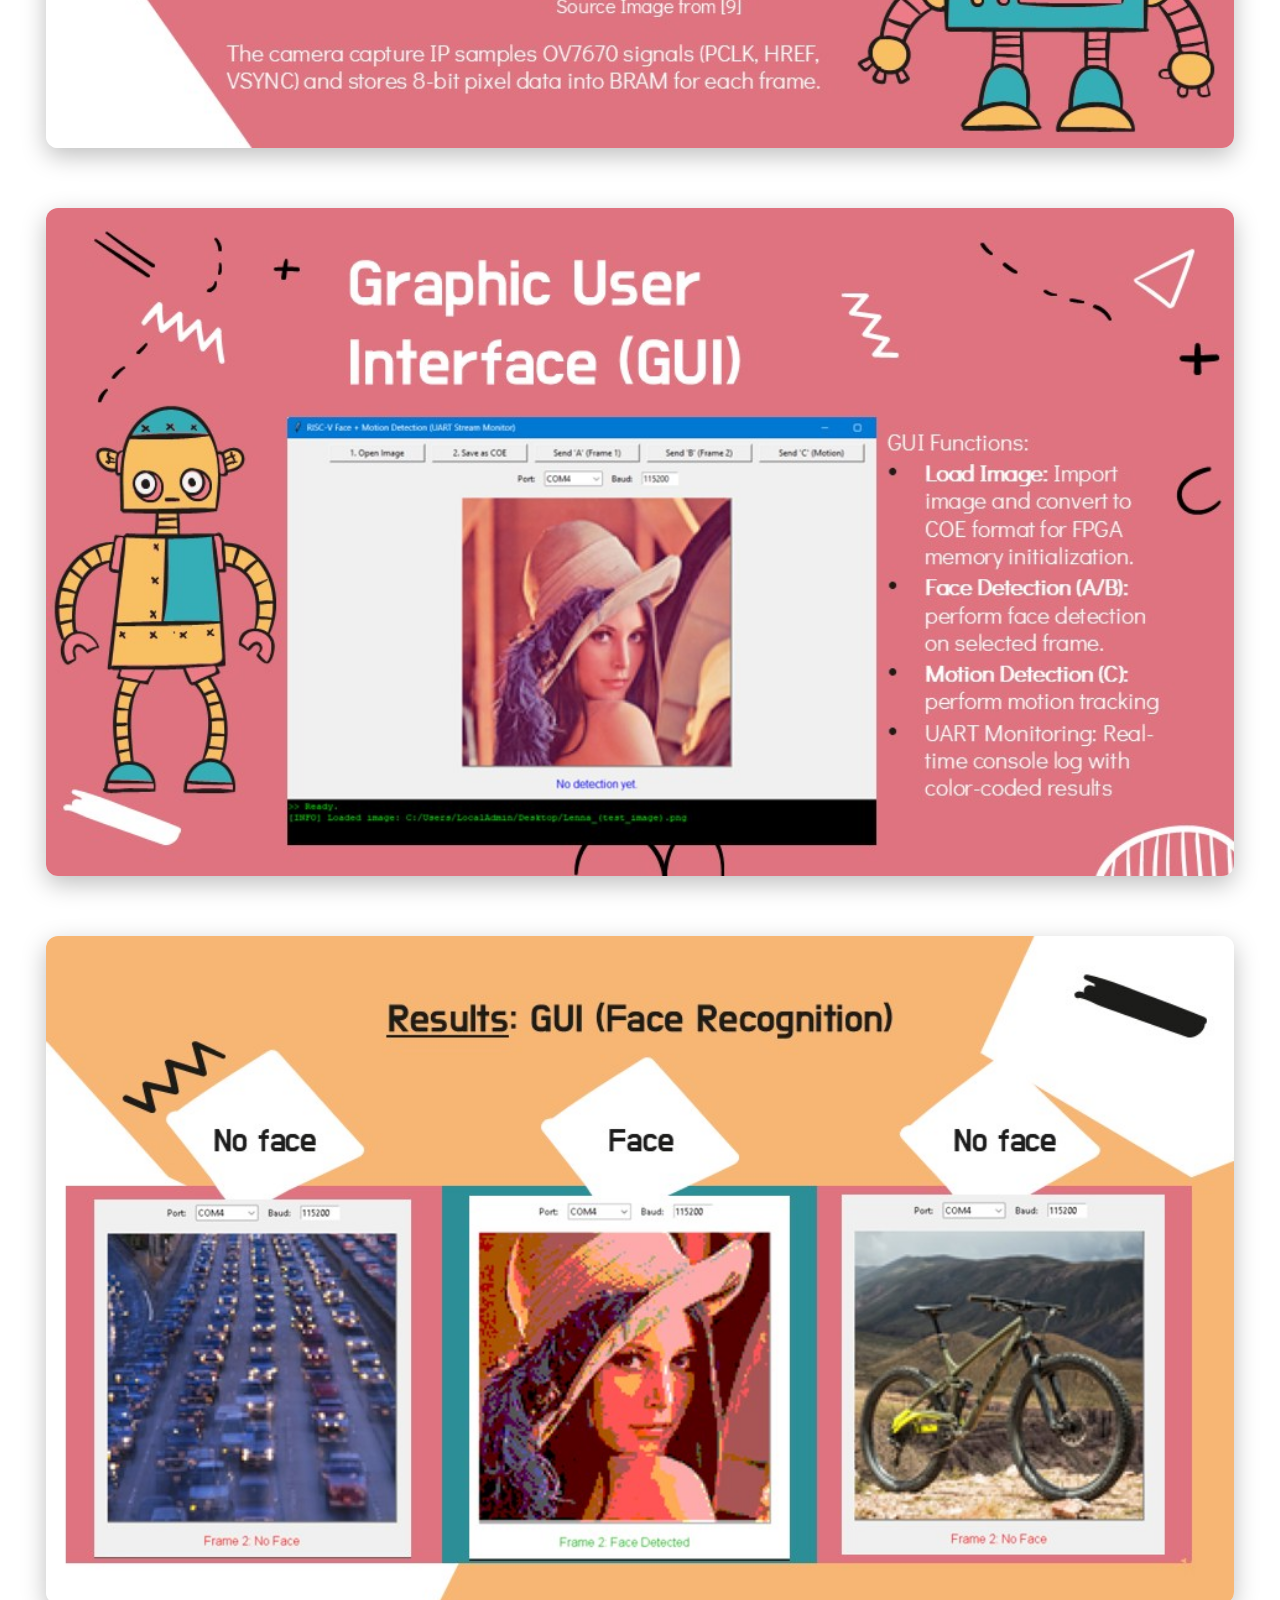
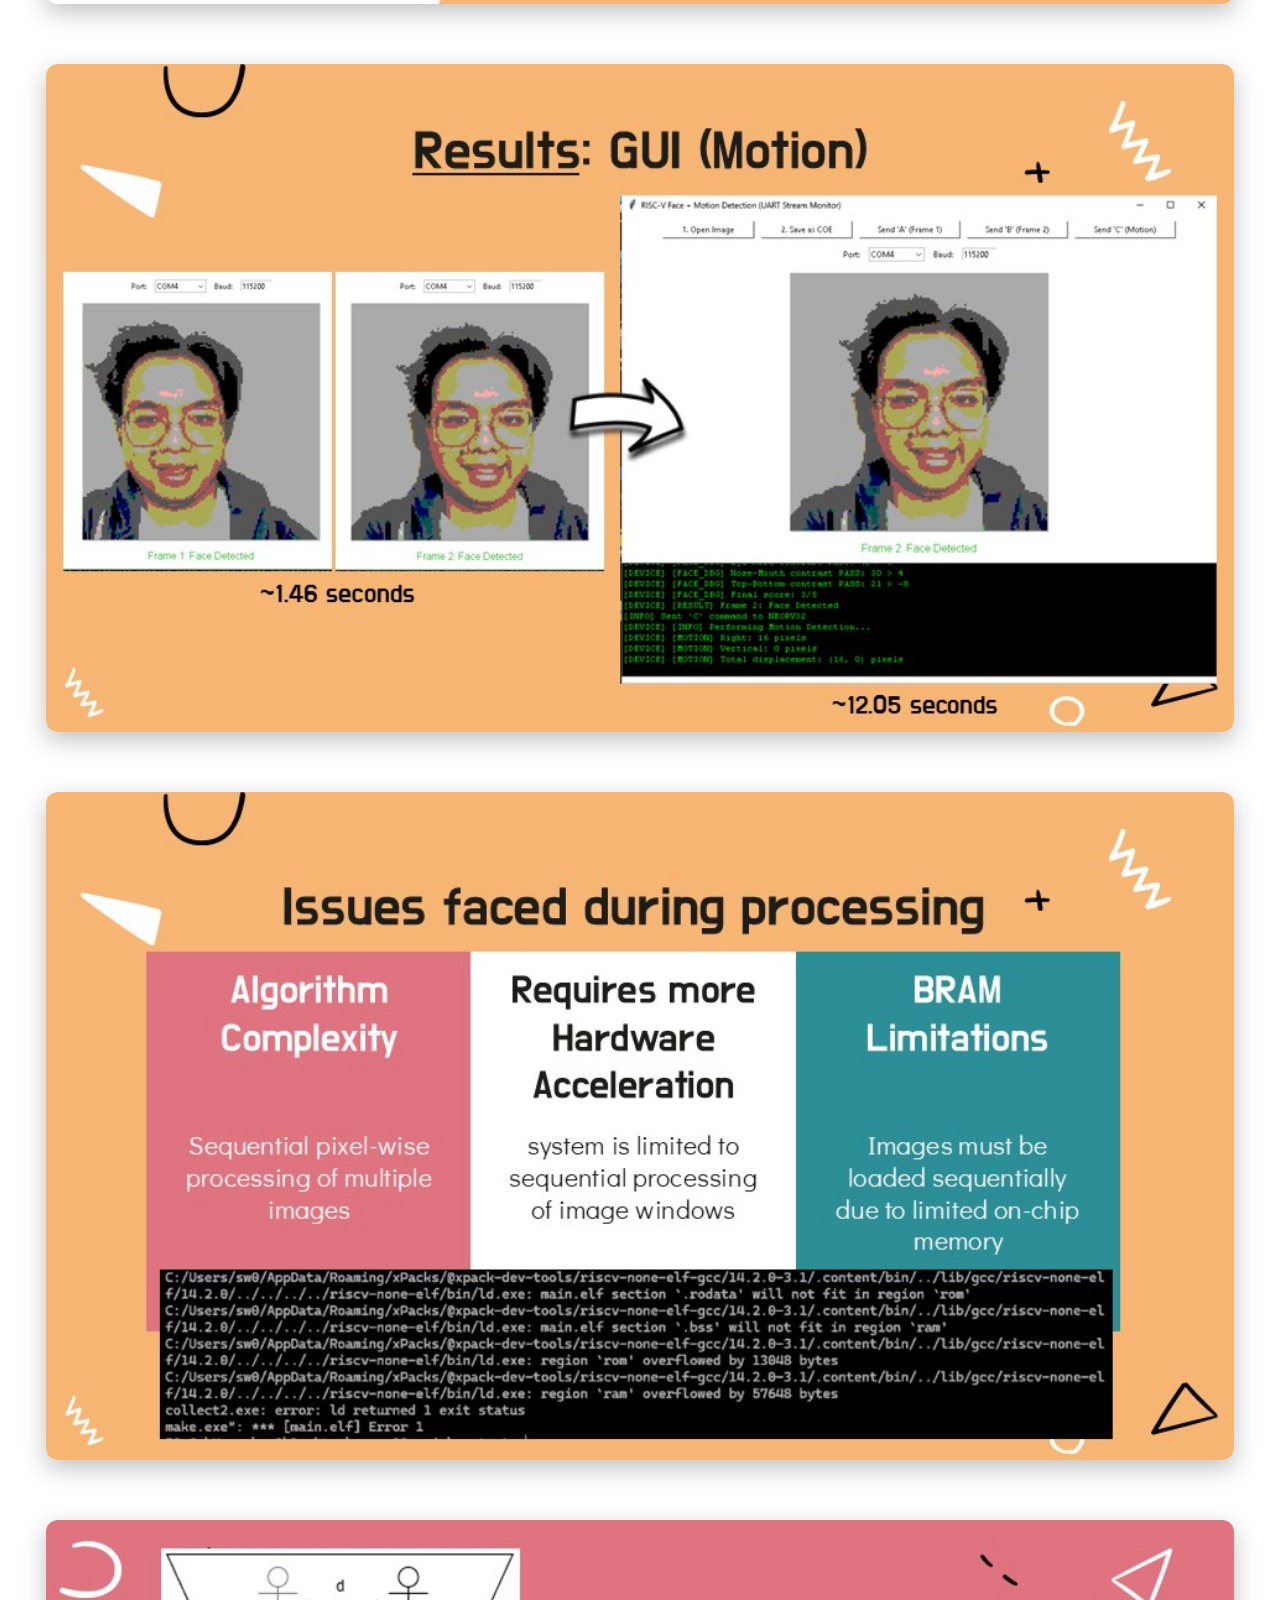
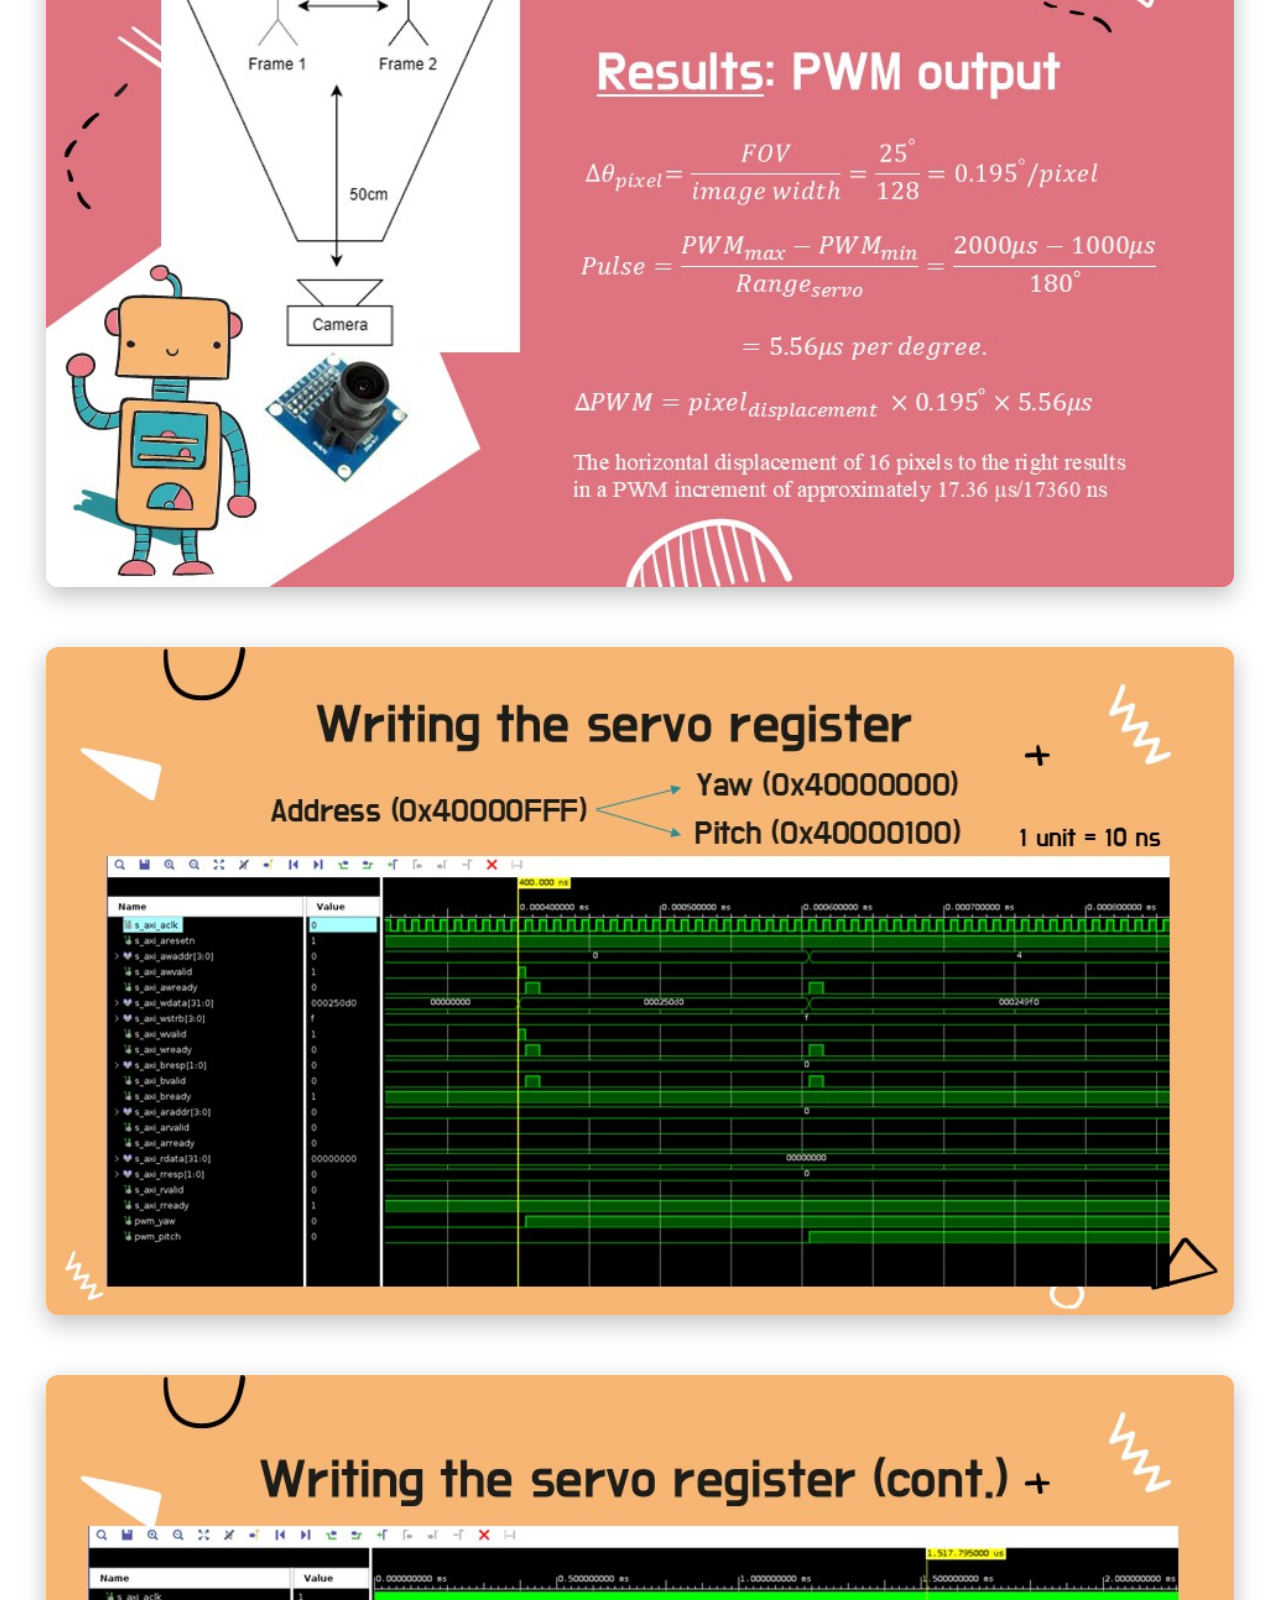
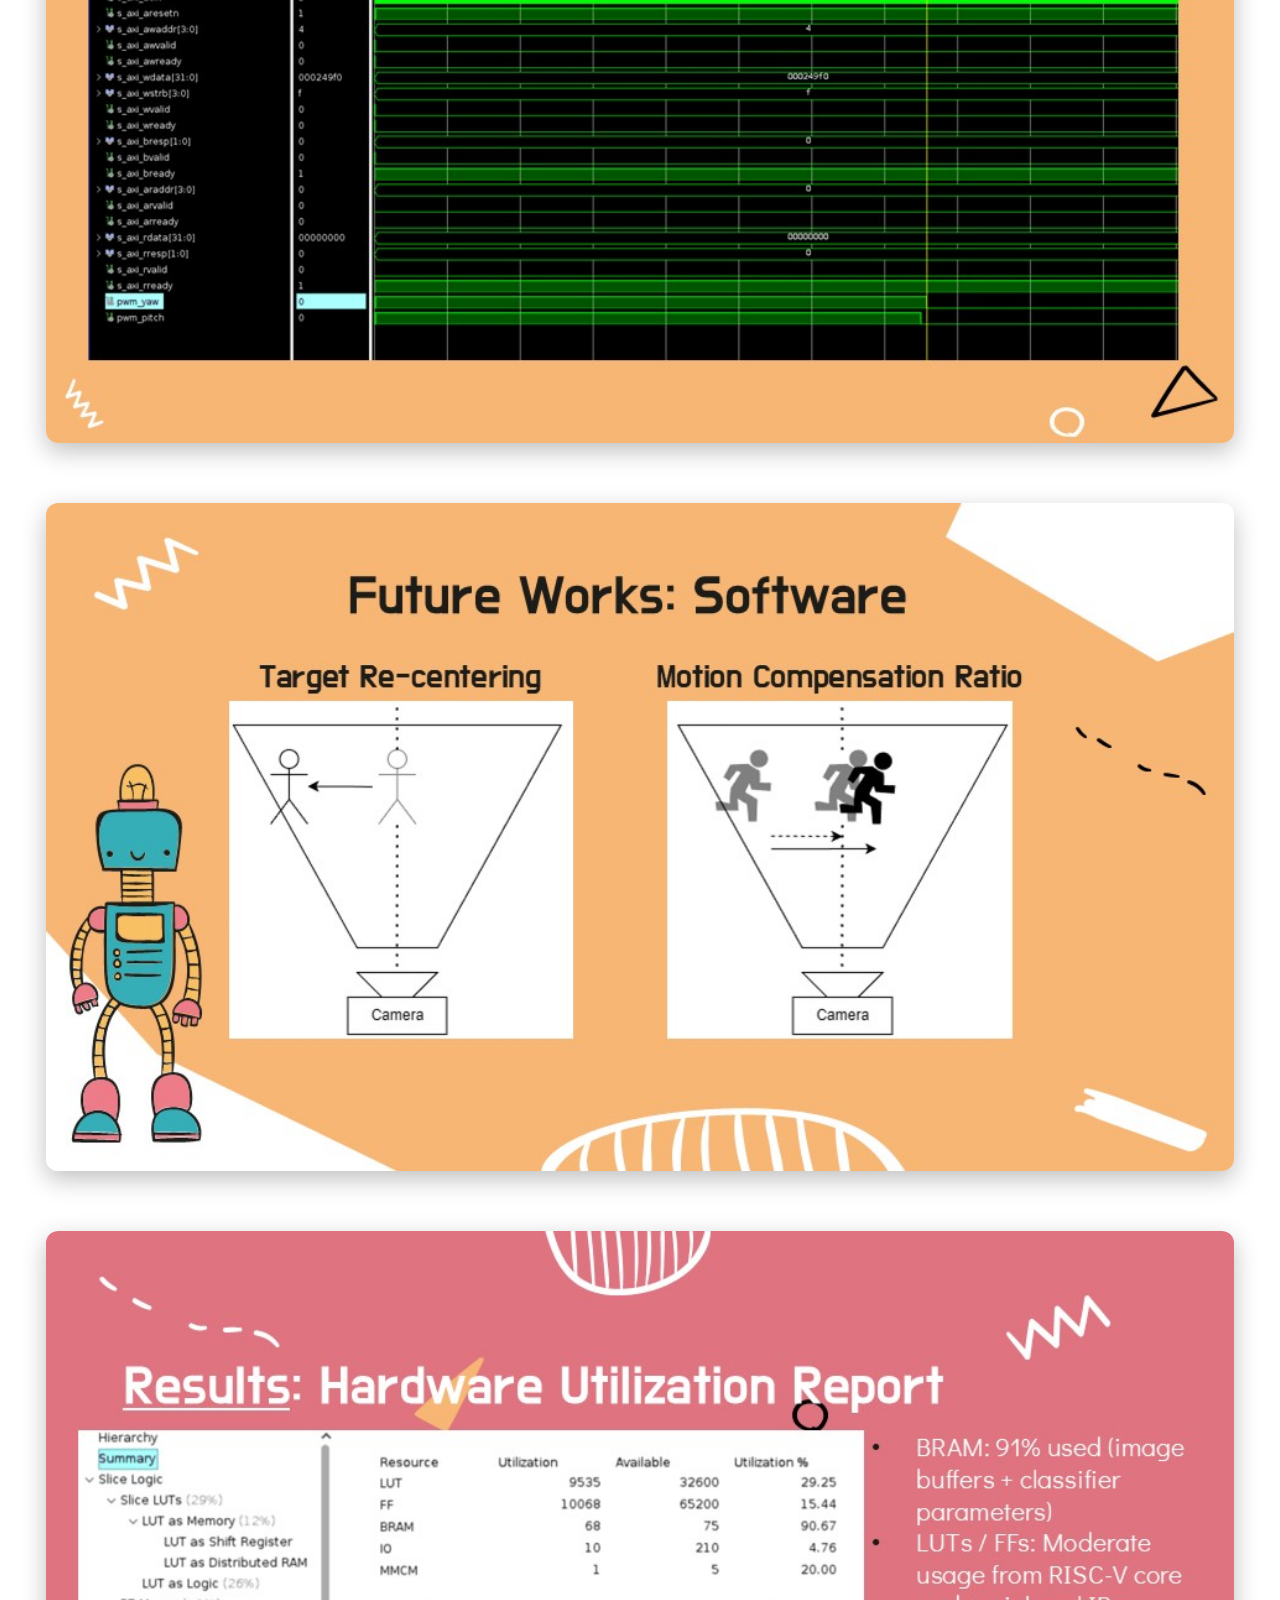
<file: FYRP.html>
<!DOCTYPE HTML>
<!DOCTYPE HTML>
<!-- Kaushan Script for name -->
<link href="https://fonts.googleapis.com/css2?family=Kaushan+Script&display=swap" rel="stylesheet">
<!-- Mona Sans for subtitle -->
<link href="https://fonts.googleapis.com/css2?family=Mona+Sans:wght@400;700&display=swap" rel="stylesheet">

<html>
<head>
<meta charset="utf-8">
<meta http-equiv="X-UA-Compatible" content="IE=edge">
<title>Final Year Research Project</title>
<meta name="viewport" content="width=device-width, initial-scale=1">

<link href="https://fonts.googleapis.com/css?family=Space+Mono" rel="stylesheet">
<link href="https://fonts.googleapis.com/css?family=Kaushan+Script" rel="stylesheet">
	
<link rel="stylesheet" href="css/animate.css">
<link rel="stylesheet" href="css/bootstrap.css">
<link rel="stylesheet" href="css/style.css">

<script src="js/modernizr-2.6.2.min.js"></script>
	</head>
	<body>
		
	<div class="fh5co-loader"></div>
	
	<div id="page">	
	<header id="fh5co-header" class="fh5co-cover js-fullheight" role="banner" style="background-image:url(images/fyrp_setup.jpg);" data-stellar-background-ratio="0.5">
		<div class="overlay"></div>
		    <div class="container text-center">
			<div class="row">
				<div class="col-md-8 col-md-offset-2 text-center">
					<div class="display-t js-fullheight">
						<div class="display-tc js-fullheight animate-box" data-animate-effect="fadeIn">

							<img src="images/fyrp_setup.jpg" class="project-thumb-img">
							<h1 class="expand-text">
							  <span>F</span><span>i</span><span>n</span><span>a</span><span>l</span>
							  <span> </span>
							  <span>Y</span><span>e</span><span>a</span><span>r</span>
							  <span> </span>
							  <span>R</span><span>e</span><span>s</span><span>e</span><span>a</span><span>r</span><span>c</span><span>h</span>
							  <span> </span>
							  <span>P</span><span>r</span><span>o</span><span>j</span><span>e</span><span>c</span><span>t</span>
							</h1>
							
							<h3 class="subtitle-expand">
							  <span>Design</span>
							  <span>and</span>
							  <span>Implementation</span>
							  <span>of</span>
							  <span>a</span>
							  <span>RISC-V</span>
							  <span>Based</span>
							  <span>Embedded</span>
							  <span>Vision</span>
							  <span>System</span>
							  <span>for</span>
							  <span>Face</span>
							  <span>and</span>
							  <span>Motion</span>
							  <span>Detection</span>
							</h3>
					</div>
				</div>
			</div>
		</div>
	</header>

<div id="page">

<!-- PROJECT SLIDES -->
<div id="fh5co-work">
	<div class="container-fluid">
	  <div class="row">
	    <div class="col-md-12">
			
        <img src="images/fyrp slides/Slide1.JPG" class="img-responsive slide-img">
        <img src="images/fyrp slides/Slide2.JPG" class="img-responsive slide-img">
        <img src="images/fyrp slides/Slide3.JPG" class="img-responsive slide-img">
        <img src="images/fyrp slides/Slide4.JPG" class="img-responsive slide-img">
        <img src="images/fyrp slides/Slide5.JPG" class="img-responsive slide-img">
        <img src="images/fyrp slides/Slide6.JPG" class="img-responsive slide-img">
        <img src="images/fyrp slides/Slide7.JPG" class="img-responsive slide-img">
        <img src="images/fyrp slides/Slide8.JPG" class="img-responsive slide-img">
        <img src="images/fyrp slides/Slide9.JPG" class="img-responsive slide-img">
        <img src="images/fyrp slides/Slide10.JPG" class="img-responsive slide-img">
        <img src="images/fyrp slides/Slide11.JPG" class="img-responsive slide-img">
        <img src="images/fyrp slides/Slide12.JPG" class="img-responsive slide-img">
        <img src="images/fyrp slides/Slide13.JPG" class="img-responsive slide-img">
        <img src="images/fyrp slides/Slide14.JPG" class="img-responsive slide-img">
        <img src="images/fyrp slides/Slide15.JPG" class="img-responsive slide-img">
        <img src="images/fyrp slides/Slide16.JPG" class="img-responsive slide-img">
        <img src="images/fyrp slides/Slide17.JPG" class="img-responsive slide-img">
        <img src="images/fyrp slides/Slide18.JPG" class="img-responsive slide-img">
        <img src="images/fyrp slides/Slide19.JPG" class="img-responsive slide-img">
        <img src="images/fyrp slides/Slide20.JPG" class="img-responsive slide-img">
        <img src="images/fyrp slides/Slide21.JPG" class="img-responsive slide-img">
        <img src="images/fyrp slides/Slide22.JPG" class="img-responsive slide-img">
        <img src="images/fyrp slides/Slide23.JPG" class="img-responsive slide-img">
        <img src="images/fyrp slides/Slide24.JPG" class="img-responsive slide-img">
        <img src="images/fyrp slides/Slide25.JPG" class="img-responsive slide-img">
        <img src="images/fyrp slides/Slide26.JPG" class="img-responsive slide-img">
        <img src="images/fyrp slides/Slide27.JPG" class="img-responsive slide-img">
      </div>
    </div>
  </div>
</div>

<!-- BACK BUTTON -->
<div class="text-center" style="margin: 80px 0;">
  <a href="index.html" class="btn btn-primary btn-lg">
    ⬅ Back to Home
  </a>
</div>

</div>

<!-- JS -->
<script src="js/jquery.min.js"></script>
<script src="js/bootstrap.min.js"></script>
<script src="js/jquery.waypoints.min.js"></script>
<script src="js/main.js"></script>

</body>
</html>
</file>
<file: css/icomoon.css>
@font-face {
    font-family: 'icomoon';
    src:    url('fonts/icomoon.eot?1oniuf');
    src:    url('fonts/icomoon.eot?1oniuf#iefix') format('embedded-opentype'),
        url('fonts/icomoon.ttf?1oniuf') format('truetype'),
        url('fonts/icomoon.woff?1oniuf') format('woff'),
        url('fonts/icomoon.svg?1oniuf#icomoon') format('svg');
    font-weight: normal;
    font-style: normal;
}

[class^="icon-"], [class*=" icon-"] {
    /* use !important to prevent issues with browser extensions that change fonts */
    font-family: 'icomoon' !important;
    speak: none;
    font-style: normal;
    font-weight: normal;
    font-variant: normal;
    text-transform: none;
    line-height: 1;

    /* Better Font Rendering =========== */
    -webkit-font-smoothing: antialiased;
    -moz-osx-font-smoothing: grayscale;
}

.icon-mobile:before {
    content: "\e000";
}
.icon-laptop:before {
    content: "\e001";
}
.icon-desktop:before {
    content: "\e002";
}
.icon-tablet:before {
    content: "\e003";
}
.icon-phone:before {
    content: "\e004";
}
.icon-document:before {
    content: "\e005";
}
.icon-documents:before {
    content: "\e006";
}
.icon-search:before {
    content: "\e007";
}
.icon-clipboard:before {
    content: "\e008";
}
.icon-newspaper:before {
    content: "\e009";
}
.icon-notebook:before {
    content: "\e00a";
}
.icon-book-open:before {
    content: "\e00b";
}
.icon-browser:before {
    content: "\e00c";
}
.icon-calendar:before {
    content: "\e00d";
}
.icon-presentation:before {
    content: "\e00e";
}
.icon-picture:before {
    content: "\e00f";
}
.icon-pictures:before {
    content: "\e010";
}
.icon-video:before {
    content: "\e011";
}
.icon-camera:before {
    content: "\e012";
}
.icon-printer:before {
    content: "\e013";
}
.icon-toolbox:before {
    content: "\e014";
}
.icon-briefcase:before {
    content: "\e015";
}
.icon-wallet:before {
    content: "\e016";
}
.icon-gift:before {
    content: "\e017";
}
.icon-bargraph:before {
    content: "\e018";
}
.icon-grid:before {
    content: "\e019";
}
.icon-expand:before {
    content: "\e01a";
}
.icon-focus:before {
    content: "\e01b";
}
.icon-edit:before {
    content: "\e01c";
}
.icon-adjustments:before {
    content: "\e01d";
}
.icon-ribbon:before {
    content: "\e01e";
}
.icon-hourglass:before {
    content: "\e01f";
}
.icon-lock:before {
    content: "\e020";
}
.icon-megaphone:before {
    content: "\e021";
}
.icon-shield:before {
    content: "\e022";
}
.icon-trophy:before {
    content: "\e023";
}
.icon-flag:before {
    content: "\e024";
}
.icon-map:before {
    content: "\e025";
}
.icon-puzzle:before {
    content: "\e026";
}
.icon-basket:before {
    content: "\e027";
}
.icon-envelope:before {
    content: "\e028";
}
.icon-streetsign:before {
    content: "\e029";
}
.icon-telescope:before {
    content: "\e02a";
}
.icon-gears:before {
    content: "\e02b";
}
.icon-key:before {
    content: "\e02c";
}
.icon-paperclip:before {
    content: "\e02d";
}
.icon-attachment:before {
    content: "\e02e";
}
.icon-pricetags:before {
    content: "\e02f";
}
.icon-lightbulb:before {
    content: "\e030";
}
.icon-layers:before {
    content: "\e031";
}
.icon-pencil:before {
    content: "\e032";
}
.icon-tools:before {
    content: "\e033";
}
.icon-tools-2:before {
    content: "\e034";
}
.icon-scissors:before {
    content: "\e035";
}
.icon-paintbrush:before {
    content: "\e036";
}
.icon-magnifying-glass:before {
    content: "\e037";
}
.icon-circle-compass:before {
    content: "\e038";
}
.icon-linegraph:before {
    content: "\e039";
}
.icon-mic:before {
    content: "\e03a";
}
.icon-strategy:before {
    content: "\e03b";
}
.icon-beaker:before {
    content: "\e03c";
}
.icon-caution:before {
    content: "\e03d";
}
.icon-recycle:before {
    content: "\e03e";
}
.icon-anchor:before {
    content: "\e03f";
}
.icon-profile-male:before {
    content: "\e040";
}
.icon-profile-female:before {
    content: "\e041";
}
.icon-bike:before {
    content: "\e042";
}
.icon-wine:before {
    content: "\e043";
}
.icon-hotairballoon:before {
    content: "\e044";
}
.icon-globe:before {
    content: "\e045";
}
.icon-genius:before {
    content: "\e046";
}
.icon-map-pin:before {
    content: "\e047";
}
.icon-dial:before {
    content: "\e048";
}
.icon-chat:before {
    content: "\e049";
}
.icon-heart:before {
    content: "\e04a";
}
.icon-cloud:before {
    content: "\e04b";
}
.icon-upload:before {
    content: "\e04c";
}
.icon-download:before {
    content: "\e04d";
}
.icon-target:before {
    content: "\e04e";
}
.icon-hazardous:before {
    content: "\e04f";
}
.icon-piechart:before {
    content: "\e050";
}
.icon-speedometer:before {
    content: "\e051";
}
.icon-global:before {
    content: "\e052";
}
.icon-compass:before {
    content: "\e053";
}
.icon-lifesaver:before {
    content: "\e054";
}
.icon-clock:before {
    content: "\e055";
}
.icon-aperture:before {
    content: "\e056";
}
.icon-quote:before {
    content: "\e057";
}
.icon-scope:before {
    content: "\e058";
}
.icon-alarmclock:before {
    content: "\e059";
}
.icon-refresh:before {
    content: "\e05a";
}
.icon-happy:before {
    content: "\e05b";
}
.icon-sad:before {
    content: "\e05c";
}
.icon-facebook:before {
    content: "\e05d";
}
.icon-twitter:before {
    content: "\e05e";
}
.icon-googleplus:before {
    content: "\e05f";
}
.icon-rss:before {
    content: "\e060";
}
.icon-tumblr:before {
    content: "\e061";
}
.icon-linkedin:before {
    content: "\e062";
}
.icon-dribbble:before {
    content: "\e063";
}
.icon-box2:before {
    content: "\ea82";
}
.icon-write:before {
    content: "\ea83";
}
.icon-clock2:before {
    content: "\ea84";
}
.icon-reply2:before {
    content: "\ea85";
}
.icon-reply-all2:before {
    content: "\ea86";
}
.icon-forward2:before {
    content: "\ea87";
}
.icon-flag2:before {
    content: "\ea88";
}
.icon-search2:before {
    content: "\ea89";
}
.icon-trash2:before {
    content: "\ea8a";
}
.icon-envelope2:before {
    content: "\ea8b";
}
.icon-bubble:before {
    content: "\ea8c";
}
.icon-bubbles:before {
    content: "\ea8d";
}
.icon-user2:before {
    content: "\ea8e";
}
.icon-users2:before {
    content: "\ea8f";
}
.icon-cloud2:before {
    content: "\ea90";
}
.icon-download2:before {
    content: "\ea91";
}
.icon-upload2:before {
    content: "\ea92";
}
.icon-rain:before {
    content: "\ea93";
}
.icon-sun:before {
    content: "\ea94";
}
.icon-moon2:before {
    content: "\ea95";
}
.icon-bell2:before {
    content: "\ea96";
}
.icon-folder2:before {
    content: "\ea97";
}
.icon-pin2:before {
    content: "\ea98";
}
.icon-sound2:before {
    content: "\ea99";
}
.icon-microphone:before {
    content: "\ea9a";
}
.icon-camera2:before {
    content: "\ea9b";
}
.icon-image2:before {
    content: "\ea9c";
}
.icon-cog2:before {
    content: "\ea9d";
}
.icon-calendar2:before {
    content: "\ea9e";
}
.icon-book2:before {
    content: "\ea9f";
}
.icon-map-marker:before {
    content: "\eaa0";
}
.icon-store:before {
    content: "\eaa1";
}
.icon-support:before {
    content: "\eaa2";
}
.icon-tag2:before {
    content: "\eaa3";
}
.icon-heart2:before {
    content: "\eaa4";
}
.icon-video-camera:before {
    content: "\eaa5";
}
.icon-trophy2:before {
    content: "\eaa6";
}
.icon-cart:before {
    content: "\eaa7";
}
.icon-eye2:before {
    content: "\eaa8";
}
.icon-cancel:before {
    content: "\eaa9";
}
.icon-chart:before {
    content: "\eaaa";
}
.icon-target2:before {
    content: "\eaab";
}
.icon-printer2:before {
    content: "\eaac";
}
.icon-location2:before {
    content: "\eaad";
}
.icon-bookmark2:before {
    content: "\eaae";
}
.icon-monitor:before {
    content: "\eaaf";
}
.icon-cross2:before {
    content: "\eab0";
}
.icon-plus2:before {
    content: "\eab1";
}
.icon-left:before {
    content: "\eab2";
}
.icon-up:before {
    content: "\eab3";
}
.icon-browser2:before {
    content: "\eab4";
}
.icon-windows:before {
    content: "\eab5";
}
.icon-switch2:before {
    content: "\eab6";
}
.icon-dashboard:before {
    content: "\eab7";
}
.icon-play:before {
    content: "\eab8";
}
.icon-fast-forward:before {
    content: "\eab9";
}
.icon-next:before {
    content: "\eaba";
}
.icon-refresh2:before {
    content: "\eabb";
}
.icon-film:before {
    content: "\eabc";
}
.icon-home2:before {
    content: "\eabd";
}
.icon-add-to-list:before {
    content: "\e901";
}
.icon-classic-computer:before {
    content: "\e902";
}
.icon-controller-fast-backward:before {
    content: "\e903";
}
.icon-creative-commons-attribution:before {
    content: "\e904";
}
.icon-creative-commons-noderivs:before {
    content: "\e905";
}
.icon-creative-commons-noncommercial-eu:before {
    content: "\e906";
}
.icon-creative-commons-noncommercial-us:before {
    content: "\e907";
}
.icon-creative-commons-public-domain:before {
    content: "\e908";
}
.icon-creative-commons-remix:before {
    content: "\e909";
}
.icon-creative-commons-share:before {
    content: "\e90a";
}
.icon-creative-commons-sharealike:before {
    content: "\e90b";
}
.icon-creative-commons:before {
    content: "\e90c";
}
.icon-document-landscape:before {
    content: "\e90d";
}
.icon-remove-user:before {
    content: "\e90e";
}
.icon-warning:before {
    content: "\e90f";
}
.icon-arrow-bold-down:before {
    content: "\e910";
}
.icon-arrow-bold-left:before {
    content: "\e911";
}
.icon-arrow-bold-right:before {
    content: "\e912";
}
.icon-arrow-bold-up:before {
    content: "\e913";
}
.icon-arrow-down:before {
    content: "\e914";
}
.icon-arrow-left:before {
    content: "\e915";
}
.icon-arrow-long-down:before {
    content: "\e916";
}
.icon-arrow-long-left:before {
    content: "\e917";
}
.icon-arrow-long-right:before {
    content: "\e918";
}
.icon-arrow-long-up:before {
    content: "\e919";
}
.icon-arrow-right:before {
    content: "\e91a";
}
.icon-arrow-up:before {
    content: "\e91b";
}
.icon-arrow-with-circle-down:before {
    content: "\e91c";
}
.icon-arrow-with-circle-left:before {
    content: "\e91d";
}
.icon-arrow-with-circle-right:before {
    content: "\e91e";
}
.icon-arrow-with-circle-up:before {
    content: "\e91f";
}
.icon-bookmark:before {
    content: "\e920";
}
.icon-bookmarks:before {
    content: "\e921";
}
.icon-chevron-down:before {
    content: "\e922";
}
.icon-chevron-left:before {
    content: "\e923";
}
.icon-chevron-right:before {
    content: "\e924";
}
.icon-chevron-small-down:before {
    content: "\e925";
}
.icon-chevron-small-left:before {
    content: "\e926";
}
.icon-chevron-small-right:before {
    content: "\e927";
}
.icon-chevron-small-up:before {
    content: "\e928";
}
.icon-chevron-thin-down:before {
    content: "\e929";
}
.icon-chevron-thin-left:before {
    content: "\e92a";
}
.icon-chevron-thin-right:before {
    content: "\e92b";
}
.icon-chevron-thin-up:before {
    content: "\e92c";
}
.icon-chevron-up:before {
    content: "\e92d";
}
.icon-chevron-with-circle-down:before {
    content: "\e92e";
}
.icon-chevron-with-circle-left:before {
    content: "\e92f";
}
.icon-chevron-with-circle-right:before {
    content: "\e930";
}
.icon-chevron-with-circle-up:before {
    content: "\e931";
}
.icon-cloud3:before {
    content: "\e932";
}
.icon-controller-fast-forward:before {
    content: "\e933";
}
.icon-controller-jump-to-start:before {
    content: "\e934";
}
.icon-controller-next:before {
    content: "\e935";
}
.icon-controller-paus:before {
    content: "\e936";
}
.icon-controller-play:before {
    content: "\e937";
}
.icon-controller-record:before {
    content: "\e938";
}
.icon-controller-stop:before {
    content: "\e939";
}
.icon-controller-volume:before {
    content: "\e93a";
}
.icon-dot-single:before {
    content: "\e93b";
}
.icon-dots-three-horizontal:before {
    content: "\e93c";
}
.icon-dots-three-vertical:before {
    content: "\e93d";
}
.icon-dots-two-horizontal:before {
    content: "\e93e";
}
.icon-dots-two-vertical:before {
    content: "\e93f";
}
.icon-download3:before {
    content: "\e940";
}
.icon-emoji-flirt:before {
    content: "\e941";
}
.icon-flow-branch:before {
    content: "\e942";
}
.icon-flow-cascade:before {
    content: "\e943";
}
.icon-flow-line:before {
    content: "\e944";
}
.icon-flow-parallel:before {
    content: "\e945";
}
.icon-flow-tree:before {
    content: "\e946";
}
.icon-install:before {
    content: "\e947";
}
.icon-layers2:before {
    content: "\e948";
}
.icon-open-book:before {
    content: "\e949";
}
.icon-resize-100:before {
    content: "\e94a";
}
.icon-resize-full-screen:before {
    content: "\e94b";
}
.icon-save:before {
    content: "\e94c";
}
.icon-select-arrows:before {
    content: "\e94d";
}
.icon-sound-mute:before {
    content: "\e94e";
}
.icon-sound:before {
    content: "\e94f";
}
.icon-trash:before {
    content: "\e950";
}
.icon-triangle-down:before {
    content: "\e951";
}
.icon-triangle-left:before {
    content: "\e952";
}
.icon-triangle-right:before {
    content: "\e953";
}
.icon-triangle-up:before {
    content: "\e954";
}
.icon-uninstall:before {
    content: "\e955";
}
.icon-upload-to-cloud:before {
    content: "\e956";
}
.icon-upload3:before {
    content: "\e957";
}
.icon-add-user:before {
    content: "\e958";
}
.icon-address:before {
    content: "\e959";
}
.icon-adjust:before {
    content: "\e95a";
}
.icon-air:before {
    content: "\e95b";
}
.icon-aircraft-landing:before {
    content: "\e95c";
}
.icon-aircraft-take-off:before {
    content: "\e95d";
}
.icon-aircraft:before {
    content: "\e95e";
}
.icon-align-bottom:before {
    content: "\e95f";
}
.icon-align-horizontal-middle:before {
    content: "\e960";
}
.icon-align-left:before {
    content: "\e961";
}
.icon-align-right:before {
    content: "\e962";
}
.icon-align-top:before {
    content: "\e963";
}
.icon-align-vertical-middle:before {
    content: "\e964";
}
.icon-archive:before {
    content: "\e965";
}
.icon-area-graph:before {
    content: "\e966";
}
.icon-attachment2:before {
    content: "\e967";
}
.icon-awareness-ribbon:before {
    content: "\e968";
}
.icon-back-in-time:before {
    content: "\e969";
}
.icon-back:before {
    content: "\e96a";
}
.icon-bar-graph:before {
    content: "\e96b";
}
.icon-battery:before {
    content: "\e96c";
}
.icon-beamed-note:before {
    content: "\e96d";
}
.icon-bell:before {
    content: "\e96e";
}
.icon-blackboard:before {
    content: "\e96f";
}
.icon-block:before {
    content: "\e970";
}
.icon-book:before {
    content: "\e971";
}
.icon-bowl:before {
    content: "\e972";
}
.icon-box:before {
    content: "\e973";
}
.icon-briefcase2:before {
    content: "\e974";
}
.icon-browser3:before {
    content: "\e975";
}
.icon-brush:before {
    content: "\e976";
}
.icon-bucket:before {
    content: "\e977";
}
.icon-cake:before {
    content: "\e978";
}
.icon-calculator:before {
    content: "\e979";
}
.icon-calendar3:before {
    content: "\e97a";
}
.icon-camera3:before {
    content: "\e97b";
}
.icon-ccw:before {
    content: "\e97c";
}
.icon-chat2:before {
    content: "\e97d";
}
.icon-check:before {
    content: "\e97e";
}
.icon-circle-with-cross:before {
    content: "\e97f";
}
.icon-circle-with-minus:before {
    content: "\e980";
}
.icon-circle-with-plus:before {
    content: "\e981";
}
.icon-circle:before {
    content: "\e982";
}
.icon-circular-graph:before {
    content: "\e983";
}
.icon-clapperboard:before {
    content: "\e984";
}
.icon-clipboard2:before {
    content: "\e985";
}
.icon-clock3:before {
    content: "\e986";
}
.icon-code:before {
    content: "\e987";
}
.icon-cog:before {
    content: "\e988";
}
.icon-colours:before {
    content: "\e989";
}
.icon-compass2:before {
    content: "\e98a";
}
.icon-copy:before {
    content: "\e98b";
}
.icon-credit-card:before {
    content: "\e98c";
}
.icon-credit:before {
    content: "\e98d";
}
.icon-cross:before {
    content: "\e98e";
}
.icon-cup:before {
    content: "\e98f";
}
.icon-cw:before {
    content: "\e990";
}
.icon-cycle:before {
    content: "\e991";
}
.icon-database:before {
    content: "\e992";
}
.icon-dial-pad:before {
    content: "\e993";
}
.icon-direction:before {
    content: "\e994";
}
.icon-document2:before {
    content: "\e995";
}
.icon-documents2:before {
    content: "\e996";
}
.icon-drink:before {
    content: "\e997";
}
.icon-drive:before {
    content: "\e998";
}
.icon-drop:before {
    content: "\e999";
}
.icon-edit2:before {
    content: "\e99a";
}
.icon-email:before {
    content: "\e99b";
}
.icon-emoji-happy:before {
    content: "\e99c";
}
.icon-emoji-neutral:before {
    content: "\e99d";
}
.icon-emoji-sad:before {
    content: "\e99e";
}
.icon-erase:before {
    content: "\e99f";
}
.icon-eraser:before {
    content: "\e9a0";
}
.icon-export:before {
    content: "\e9a1";
}
.icon-eye:before {
    content: "\e9a2";
}
.icon-feather:before {
    content: "\e9a3";
}
.icon-flag3:before {
    content: "\e9a4";
}
.icon-flash:before {
    content: "\e9a5";
}
.icon-flashlight:before {
    content: "\e9a6";
}
.icon-flat-brush:before {
    content: "\e9a7";
}
.icon-folder-images:before {
    content: "\e9a8";
}
.icon-folder-music:before {
    content: "\e9a9";
}
.icon-folder-video:before {
    content: "\e9aa";
}
.icon-folder:before {
    content: "\e9ab";
}
.icon-forward:before {
    content: "\e9ac";
}
.icon-funnel:before {
    content: "\e9ad";
}
.icon-game-controller:before {
    content: "\e9ae";
}
.icon-gauge:before {
    content: "\e9af";
}
.icon-globe2:before {
    content: "\e9b0";
}
.icon-graduation-cap:before {
    content: "\e9b1";
}
.icon-grid2:before {
    content: "\e9b2";
}
.icon-hair-cross:before {
    content: "\e9b3";
}
.icon-hand:before {
    content: "\e9b4";
}
.icon-heart-outlined:before {
    content: "\e9b5";
}
.icon-heart3:before {
    content: "\e9b6";
}
.icon-help-with-circle:before {
    content: "\e9b7";
}
.icon-help:before {
    content: "\e9b8";
}
.icon-home:before {
    content: "\e9b9";
}
.icon-hour-glass:before {
    content: "\e9ba";
}
.icon-image-inverted:before {
    content: "\e9bb";
}
.icon-image:before {
    content: "\e9bc";
}
.icon-images:before {
    content: "\e9bd";
}
.icon-inbox:before {
    content: "\e9be";
}
.icon-infinity:before {
    content: "\e9bf";
}
.icon-info-with-circle:before {
    content: "\e9c0";
}
.icon-info:before {
    content: "\e9c1";
}
.icon-key2:before {
    content: "\e9c2";
}
.icon-keyboard:before {
    content: "\e9c3";
}
.icon-lab-flask:before {
    content: "\e9c4";
}
.icon-landline:before {
    content: "\e9c5";
}
.icon-language:before {
    content: "\e9c6";
}
.icon-laptop2:before {
    content: "\e9c7";
}
.icon-leaf:before {
    content: "\e9c8";
}
.icon-level-down:before {
    content: "\e9c9";
}
.icon-level-up:before {
    content: "\e9ca";
}
.icon-lifebuoy:before {
    content: "\e9cb";
}
.icon-light-bulb:before {
    content: "\e9cc";
}
.icon-light-down:before {
    content: "\e9cd";
}
.icon-light-up:before {
    content: "\e9ce";
}
.icon-line-graph:before {
    content: "\e9cf";
}
.icon-link:before {
    content: "\e9d0";
}
.icon-list:before {
    content: "\e9d1";
}
.icon-location-pin:before {
    content: "\e9d2";
}
.icon-location:before {
    content: "\e9d3";
}
.icon-lock-open:before {
    content: "\e9d4";
}
.icon-lock2:before {
    content: "\e9d5";
}
.icon-log-out:before {
    content: "\e9d6";
}
.icon-login:before {
    content: "\e9d7";
}
.icon-loop:before {
    content: "\e9d8";
}
.icon-magnet:before {
    content: "\e9d9";
}
.icon-magnifying-glass2:before {
    content: "\e9da";
}
.icon-mail:before {
    content: "\e9db";
}
.icon-man:before {
    content: "\e9dc";
}
.icon-map2:before {
    content: "\e9dd";
}
.icon-mask:before {
    content: "\e9de";
}
.icon-medal:before {
    content: "\e9df";
}
.icon-megaphone2:before {
    content: "\e9e0";
}
.icon-menu:before {
    content: "\e9e1";
}
.icon-message:before {
    content: "\e9e2";
}
.icon-mic2:before {
    content: "\e9e3";
}
.icon-minus:before {
    content: "\e9e4";
}
.icon-mobile2:before {
    content: "\e9e5";
}
.icon-modern-mic:before {
    content: "\e9e6";
}
.icon-moon:before {
    content: "\e9e7";
}
.icon-mouse:before {
    content: "\e9e8";
}
.icon-music:before {
    content: "\e9e9";
}
.icon-network:before {
    content: "\e9ea";
}
.icon-new-message:before {
    content: "\e9eb";
}
.icon-new:before {
    content: "\e9ec";
}
.icon-news:before {
    content: "\e9ed";
}
.icon-note:before {
    content: "\e9ee";
}
.icon-notification:before {
    content: "\e9ef";
}
.icon-old-mobile:before {
    content: "\e9f0";
}
.icon-old-phone:before {
    content: "\e9f1";
}
.icon-palette:before {
    content: "\e9f2";
}
.icon-paper-plane:before {
    content: "\e9f3";
}
.icon-pencil2:before {
    content: "\e9f4";
}
.icon-phone2:before {
    content: "\e9f5";
}
.icon-pie-chart:before {
    content: "\e9f6";
}
.icon-pin:before {
    content: "\e9f7";
}
.icon-plus:before {
    content: "\e9f8";
}
.icon-popup:before {
    content: "\e9f9";
}
.icon-power-plug:before {
    content: "\e9fa";
}
.icon-price-ribbon:before {
    content: "\e9fb";
}
.icon-price-tag:before {
    content: "\e9fc";
}
.icon-print:before {
    content: "\e9fd";
}
.icon-progress-empty:before {
    content: "\e9fe";
}
.icon-progress-full:before {
    content: "\e9ff";
}
.icon-progress-one:before {
    content: "\ea00";
}
.icon-progress-two:before {
    content: "\ea01";
}
.icon-publish:before {
    content: "\ea02";
}
.icon-quote2:before {
    content: "\ea03";
}
.icon-radio:before {
    content: "\ea04";
}
.icon-reply-all:before {
    content: "\ea05";
}
.icon-reply:before {
    content: "\ea06";
}
.icon-retweet:before {
    content: "\ea07";
}
.icon-rocket:before {
    content: "\ea08";
}
.icon-round-brush:before {
    content: "\ea09";
}
.icon-rss2:before {
    content: "\ea0a";
}
.icon-ruler:before {
    content: "\ea0b";
}
.icon-scissors2:before {
    content: "\ea0c";
}
.icon-share-alternitive:before {
    content: "\ea0d";
}
.icon-share:before {
    content: "\ea0e";
}
.icon-shareable:before {
    content: "\ea0f";
}
.icon-shield2:before {
    content: "\ea10";
}
.icon-shop:before {
    content: "\ea11";
}
.icon-shopping-bag:before {
    content: "\ea12";
}
.icon-shopping-basket:before {
    content: "\ea13";
}
.icon-shopping-cart:before {
    content: "\ea14";
}
.icon-shuffle:before {
    content: "\ea15";
}
.icon-signal:before {
    content: "\ea16";
}
.icon-sound-mix:before {
    content: "\ea17";
}
.icon-sports-club:before {
    content: "\ea18";
}
.icon-spreadsheet:before {
    content: "\ea19";
}
.icon-squared-cross:before {
    content: "\ea1a";
}
.icon-squared-minus:before {
    content: "\ea1b";
}
.icon-squared-plus:before {
    content: "\ea1c";
}
.icon-star-outlined:before {
    content: "\ea1d";
}
.icon-star:before {
    content: "\ea1e";
}
.icon-stopwatch:before {
    content: "\ea1f";
}
.icon-suitcase:before {
    content: "\ea20";
}
.icon-swap:before {
    content: "\ea21";
}
.icon-sweden:before {
    content: "\ea22";
}
.icon-switch:before {
    content: "\ea23";
}
.icon-tablet2:before {
    content: "\ea24";
}
.icon-tag:before {
    content: "\ea25";
}
.icon-text-document-inverted:before {
    content: "\ea26";
}
.icon-text-document:before {
    content: "\ea27";
}
.icon-text:before {
    content: "\ea28";
}
.icon-thermometer:before {
    content: "\ea29";
}
.icon-thumbs-down:before {
    content: "\ea2a";
}
.icon-thumbs-up:before {
    content: "\ea2b";
}
.icon-thunder-cloud:before {
    content: "\ea2c";
}
.icon-ticket:before {
    content: "\ea2d";
}
.icon-time-slot:before {
    content: "\ea2e";
}
.icon-tools2:before {
    content: "\ea2f";
}
.icon-traffic-cone:before {
    content: "\ea30";
}
.icon-tree:before {
    content: "\ea31";
}
.icon-trophy3:before {
    content: "\ea32";
}
.icon-tv:before {
    content: "\ea33";
}
.icon-typing:before {
    content: "\ea34";
}
.icon-unread:before {
    content: "\ea35";
}
.icon-untag:before {
    content: "\ea36";
}
.icon-user:before {
    content: "\ea37";
}
.icon-users:before {
    content: "\ea38";
}
.icon-v-card:before {
    content: "\ea39";
}
.icon-video2:before {
    content: "\ea3a";
}
.icon-vinyl:before {
    content: "\ea3b";
}
.icon-voicemail:before {
    content: "\ea3c";
}
.icon-wallet2:before {
    content: "\ea3d";
}
.icon-water:before {
    content: "\ea3e";
}
.icon-500px-with-circle:before {
    content: "\ea3f";
}
.icon-500px:before {
    content: "\ea40";
}
.icon-basecamp:before {
    content: "\ea41";
}
.icon-behance:before {
    content: "\ea42";
}
.icon-creative-cloud:before {
    content: "\ea43";
}
.icon-dropbox:before {
    content: "\ea44";
}
.icon-evernote:before {
    content: "\ea45";
}
.icon-flattr:before {
    content: "\ea46";
}
.icon-foursquare:before {
    content: "\ea47";
}
.icon-google-drive:before {
    content: "\ea48";
}
.icon-google-hangouts:before {
    content: "\ea49";
}
.icon-grooveshark:before {
    content: "\ea4a";
}
.icon-icloud:before {
    content: "\ea4b";
}
.icon-mixi:before {
    content: "\ea4c";
}
.icon-onedrive:before {
    content: "\ea4d";
}
.icon-paypal:before {
    content: "\ea4e";
}
.icon-picasa:before {
    content: "\ea4f";
}
.icon-qq:before {
    content: "\ea50";
}
.icon-rdio-with-circle:before {
    content: "\ea51";
}
.icon-renren:before {
    content: "\ea52";
}
.icon-scribd:before {
    content: "\ea53";
}
.icon-sina-weibo:before {
    content: "\ea54";
}
.icon-skype-with-circle:before {
    content: "\ea55";
}
.icon-skype:before {
    content: "\ea56";
}
.icon-slideshare:before {
    content: "\ea57";
}
.icon-smashing:before {
    content: "\ea58";
}
.icon-soundcloud:before {
    content: "\ea59";
}
.icon-spotify-with-circle:before {
    content: "\ea5a";
}
.icon-spotify:before {
    content: "\ea5b";
}
.icon-swarm:before {
    content: "\ea5c";
}
.icon-vine-with-circle:before {
    content: "\ea5d";
}
.icon-vine:before {
    content: "\ea5e";
}
.icon-vk-alternitive:before {
    content: "\ea5f";
}
.icon-vk-with-circle:before {
    content: "\ea60";
}
.icon-vk:before {
    content: "\ea61";
}
.icon-xing-with-circle:before {
    content: "\ea62";
}
.icon-xing:before {
    content: "\ea63";
}
.icon-yelp:before {
    content: "\ea64";
}
.icon-dribbble-with-circle:before {
    content: "\ea65";
}
.icon-dribbble2:before {
    content: "\ea66";
}
.icon-facebook-with-circle:before {
    content: "\ea67";
}
.icon-facebook2:before {
    content: "\ea68";
}
.icon-flickr-with-circle:before {
    content: "\ea69";
}
.icon-flickr:before {
    content: "\ea6a";
}
.icon-github-with-circle:before {
    content: "\ea6b";
}
.icon-github:before {
    content: "\ea6c";
}
.icon-google-with-circle:before {
    content: "\ea6d";
}
.icon-google:before {
    content: "\ea6e";
}
.icon-instagram-with-circle:before {
    content: "\ea6f";
}
.icon-instagram:before {
    content: "\ea70";
}
.icon-lastfm-with-circle:before {
    content: "\ea71";
}
.icon-lastfm:before {
    content: "\ea72";
}
.icon-linkedin-with-circle:before {
    content: "\ea73";
}
.icon-linkedin2:before {
    content: "\ea74";
}
.icon-pinterest-with-circle:before {
    content: "\ea75";
}
.icon-pinterest:before {
    content: "\ea76";
}
.icon-rdio:before {
    content: "\ea77";
}
.icon-stumbleupon-with-circle:before {
    content: "\ea78";
}
.icon-stumbleupon:before {
    content: "\ea79";
}
.icon-tumblr-with-circle:before {
    content: "\ea7a";
}
.icon-tumblr2:before {
    content: "\ea7b";
}
.icon-twitter-with-circle:before {
    content: "\ea7c";
}
.icon-twitter2:before {
    content: "\ea7d";
}
.icon-vimeo-with-circle:before {
    content: "\ea7e";
}
.icon-vimeo:before {
    content: "\ea7f";
}
.icon-youtube-with-circle:before {
    content: "\ea80";
}
.icon-youtube:before {
    content: "\ea81";
}
.icon-home3:before {
    content: "\eabe";
}
.icon-home22:before {
    content: "\eabf";
}
.icon-home32:before {
    content: "\eac0";
}
.icon-office:before {
    content: "\eac1";
}
.icon-newspaper2:before {
    content: "\eac2";
}
.icon-pencil3:before {
    content: "\eac3";
}
.icon-pencil22:before {
    content: "\eac4";
}
.icon-quill:before {
    content: "\eac5";
}
.icon-pen:before {
    content: "\eac6";
}
.icon-blog:before {
    content: "\eac7";
}
.icon-eyedropper:before {
    content: "\eac8";
}
.icon-droplet:before {
    content: "\eac9";
}
.icon-paint-format:before {
    content: "\eaca";
}
.icon-image3:before {
    content: "\eacb";
}
.icon-images2:before {
    content: "\eacc";
}
.icon-camera4:before {
    content: "\eacd";
}
.icon-headphones:before {
    content: "\eace";
}
.icon-music2:before {
    content: "\eacf";
}
.icon-play2:before {
    content: "\ead0";
}
.icon-film2:before {
    content: "\ead1";
}
.icon-video-camera2:before {
    content: "\ead2";
}
.icon-dice:before {
    content: "\ead3";
}
.icon-pacman:before {
    content: "\ead4";
}
.icon-spades:before {
    content: "\ead5";
}
.icon-clubs:before {
    content: "\ead6";
}
.icon-diamonds:before {
    content: "\ead7";
}
.icon-bullhorn:before {
    content: "\ead8";
}
.icon-connection:before {
    content: "\ead9";
}
.icon-podcast:before {
    content: "\eada";
}
.icon-feed:before {
    content: "\eadb";
}
.icon-mic3:before {
    content: "\eadc";
}
.icon-book3:before {
    content: "\eadd";
}
.icon-books:before {
    content: "\eade";
}
.icon-library:before {
    content: "\eadf";
}
.icon-file-text:before {
    content: "\eae0";
}
.icon-profile:before {
    content: "\eae1";
}
.icon-file-empty:before {
    content: "\eae2";
}
.icon-files-empty:before {
    content: "\eae3";
}
.icon-file-text2:before {
    content: "\eae4";
}
.icon-file-picture:before {
    content: "\eae5";
}
.icon-file-music:before {
    content: "\eae6";
}
.icon-file-play:before {
    content: "\eae7";
}
.icon-file-video:before {
    content: "\eae8";
}
.icon-file-zip:before {
    content: "\eae9";
}
.icon-copy2:before {
    content: "\eaea";
}
.icon-paste:before {
    content: "\eaeb";
}
.icon-stack:before {
    content: "\eaec";
}
.icon-folder3:before {
    content: "\eaed";
}
.icon-folder-open:before {
    content: "\eaee";
}
.icon-folder-plus:before {
    content: "\eaef";
}
.icon-folder-minus:before {
    content: "\eaf0";
}
.icon-folder-download:before {
    content: "\eaf1";
}
.icon-folder-upload:before {
    content: "\eaf2";
}
.icon-price-tag2:before {
    content: "\eaf3";
}
.icon-price-tags:before {
    content: "\eaf4";
}
.icon-barcode:before {
    content: "\eaf5";
}
.icon-qrcode:before {
    content: "\eaf6";
}
.icon-ticket2:before {
    content: "\eaf7";
}
.icon-cart2:before {
    content: "\eaf8";
}
.icon-coin-dollar:before {
    content: "\eaf9";
}
.icon-coin-euro:before {
    content: "\eafa";
}
.icon-coin-pound:before {
    content: "\eafb";
}
.icon-coin-yen:before {
    content: "\eafc";
}
.icon-credit-card2:before {
    content: "\eafd";
}
.icon-calculator2:before {
    content: "\eafe";
}
.icon-lifebuoy2:before {
    content: "\eaff";
}
.icon-phone3:before {
    content: "\eb00";
}
.icon-phone-hang-up:before {
    content: "\eb01";
}
.icon-address-book:before {
    content: "\eb02";
}
.icon-envelop:before {
    content: "\eb03";
}
.icon-pushpin:before {
    content: "\eb04";
}
.icon-location3:before {
    content: "\eb05";
}
.icon-location22:before {
    content: "\eb06";
}
.icon-compass3:before {
    content: "\eb07";
}
.icon-compass22:before {
    content: "\eb08";
}
.icon-map3:before {
    content: "\eb09";
}
.icon-map22:before {
    content: "\eb0a";
}
.icon-history:before {
    content: "\eb0b";
}
.icon-clock4:before {
    content: "\eb0c";
}
.icon-clock22:before {
    content: "\eb0d";
}
.icon-alarm:before {
    content: "\eb0e";
}
.icon-bell3:before {
    content: "\eb0f";
}
.icon-stopwatch2:before {
    content: "\eb10";
}
.icon-calendar4:before {
    content: "\eb11";
}
.icon-printer3:before {
    content: "\eb12";
}
.icon-keyboard2:before {
    content: "\eb13";
}
.icon-display:before {
    content: "\eb14";
}
.icon-laptop3:before {
    content: "\eb15";
}
.icon-mobile3:before {
    content: "\eb16";
}
.icon-mobile22:before {
    content: "\eb17";
}
.icon-tablet3:before {
    content: "\eb18";
}
.icon-tv2:before {
    content: "\eb19";
}
.icon-drawer:before {
    content: "\eb1a";
}
.icon-drawer2:before {
    content: "\eb1b";
}
.icon-box-add:before {
    content: "\eb1c";
}
.icon-box-remove:before {
    content: "\eb1d";
}
.icon-download4:before {
    content: "\eb1e";
}
.icon-upload4:before {
    content: "\eb1f";
}
.icon-floppy-disk:before {
    content: "\eb20";
}
.icon-drive2:before {
    content: "\eb21";
}
.icon-database2:before {
    content: "\eb22";
}
.icon-undo:before {
    content: "\eb23";
}
.icon-redo:before {
    content: "\eb24";
}
.icon-undo2:before {
    content: "\eb25";
}
.icon-redo2:before {
    content: "\eb26";
}
.icon-forward3:before {
    content: "\eb27";
}
.icon-reply3:before {
    content: "\eb28";
}
.icon-bubble2:before {
    content: "\eb29";
}
.icon-bubbles2:before {
    content: "\eb2a";
}
.icon-bubbles22:before {
    content: "\eb2b";
}
.icon-bubble22:before {
    content: "\eb2c";
}
.icon-bubbles3:before {
    content: "\eb2d";
}
.icon-bubbles4:before {
    content: "\eb2e";
}
.icon-user3:before {
    content: "\eb2f";
}
.icon-users3:before {
    content: "\eb30";
}
.icon-user-plus:before {
    content: "\eb31";
}
.icon-user-minus:before {
    content: "\eb32";
}
.icon-user-check:before {
    content: "\eb33";
}
.icon-user-tie:before {
    content: "\eb34";
}
.icon-quotes-left:before {
    content: "\eb35";
}
.icon-quotes-right:before {
    content: "\eb36";
}
.icon-hour-glass2:before {
    content: "\eb37";
}
.icon-spinner:before {
    content: "\eb38";
}
.icon-spinner2:before {
    content: "\eb39";
}
.icon-spinner3:before {
    content: "\eb3a";
}
.icon-spinner4:before {
    content: "\eb3b";
}
.icon-spinner5:before {
    content: "\eb3c";
}
.icon-spinner6:before {
    content: "\eb3d";
}
.icon-spinner7:before {
    content: "\eb3e";
}
.icon-spinner8:before {
    content: "\eb3f";
}
.icon-spinner9:before {
    content: "\eb40";
}
.icon-spinner10:before {
    content: "\eb41";
}
.icon-spinner11:before {
    content: "\eb42";
}
.icon-binoculars:before {
    content: "\eb43";
}
.icon-search3:before {
    content: "\eb44";
}
.icon-zoom-in:before {
    content: "\eb45";
}
.icon-zoom-out:before {
    content: "\eb46";
}
.icon-enlarge:before {
    content: "\eb47";
}
.icon-shrink:before {
    content: "\eb48";
}
.icon-enlarge2:before {
    content: "\eb49";
}
.icon-shrink2:before {
    content: "\eb4a";
}
.icon-key3:before {
    content: "\eb4b";
}
.icon-key22:before {
    content: "\eb4c";
}
.icon-lock3:before {
    content: "\eb4d";
}
.icon-unlocked:before {
    content: "\eb4e";
}
.icon-wrench:before {
    content: "\eb4f";
}
.icon-equalizer:before {
    content: "\eb50";
}
.icon-equalizer2:before {
    content: "\eb51";
}
.icon-cog3:before {
    content: "\eb52";
}
.icon-cogs:before {
    content: "\eb53";
}
.icon-hammer:before {
    content: "\eb54";
}
.icon-magic-wand:before {
    content: "\eb55";
}
.icon-aid-kit:before {
    content: "\eb56";
}
.icon-bug:before {
    content: "\eb57";
}
.icon-pie-chart2:before {
    content: "\eb58";
}
.icon-stats-dots:before {
    content: "\eb59";
}
.icon-stats-bars:before {
    content: "\eb5a";
}
.icon-stats-bars2:before {
    content: "\eb5b";
}
.icon-trophy4:before {
    content: "\eb5c";
}
.icon-gift2:before {
    content: "\eb5d";
}
.icon-glass:before {
    content: "\eb5e";
}
.icon-glass2:before {
    content: "\eb5f";
}
.icon-mug:before {
    content: "\eb60";
}
.icon-spoon-knife:before {
    content: "\eb61";
}
.icon-leaf2:before {
    content: "\eb62";
}
.icon-rocket2:before {
    content: "\eb63";
}
.icon-meter:before {
    content: "\eb64";
}
.icon-meter2:before {
    content: "\eb65";
}
.icon-hammer2:before {
    content: "\eb66";
}
.icon-fire:before {
    content: "\eb67";
}
.icon-lab:before {
    content: "\eb68";
}
.icon-magnet2:before {
    content: "\eb69";
}
.icon-bin:before {
    content: "\eb6a";
}
.icon-bin2:before {
    content: "\eb6b";
}
.icon-briefcase3:before {
    content: "\eb6c";
}
.icon-airplane:before {
    content: "\eb6d";
}
.icon-truck:before {
    content: "\eb6e";
}
.icon-road:before {
    content: "\eb6f";
}
.icon-accessibility:before {
    content: "\eb70";
}
.icon-target3:before {
    content: "\eb71";
}
.icon-shield3:before {
    content: "\eb72";
}
.icon-power:before {
    content: "\eb73";
}
.icon-switch3:before {
    content: "\eb74";
}
.icon-power-cord:before {
    content: "\eb75";
}
.icon-clipboard3:before {
    content: "\eb76";
}
.icon-list-numbered:before {
    content: "\eb77";
}
.icon-list2:before {
    content: "\eb78";
}
.icon-list22:before {
    content: "\eb79";
}
.icon-tree2:before {
    content: "\eb7a";
}
.icon-menu2:before {
    content: "\eb7b";
}
.icon-menu22:before {
    content: "\eb7c";
}
.icon-menu3:before {
    content: "\eb7d";
}
.icon-menu4:before {
    content: "\eb7e";
}
.icon-cloud4:before {
    content: "\eb7f";
}
.icon-cloud-download:before {
    content: "\eb80";
}
.icon-cloud-upload:before {
    content: "\eb81";
}
.icon-cloud-check:before {
    content: "\eb82";
}
.icon-download22:before {
    content: "\eb83";
}
.icon-upload22:before {
    content: "\eb84";
}
.icon-download32:before {
    content: "\eb85";
}
.icon-upload32:before {
    content: "\eb86";
}
.icon-sphere:before {
    content: "\eb87";
}
.icon-earth:before {
    content: "\eb88";
}
.icon-link2:before {
    content: "\eb89";
}
.icon-flag4:before {
    content: "\eb8a";
}
.icon-attachment3:before {
    content: "\eb8b";
}
.icon-eye3:before {
    content: "\eb8c";
}
.icon-eye-plus:before {
    content: "\eb8d";
}
.icon-eye-minus:before {
    content: "\eb8e";
}
.icon-eye-blocked:before {
    content: "\eb8f";
}
.icon-bookmark3:before {
    content: "\eb90";
}
.icon-bookmarks2:before {
    content: "\eb91";
}
.icon-sun2:before {
    content: "\eb92";
}
.icon-contrast:before {
    content: "\eb93";
}
.icon-brightness-contrast:before {
    content: "\eb94";
}
.icon-star-empty:before {
    content: "\eb95";
}
.icon-star-half:before {
    content: "\eb96";
}
.icon-star-full:before {
    content: "\eb97";
}
.icon-heart4:before {
    content: "\eb98";
}
.icon-heart-broken:before {
    content: "\eb99";
}
.icon-man2:before {
    content: "\eb9a";
}
.icon-woman:before {
    content: "\eb9b";
}
.icon-man-woman:before {
    content: "\eb9c";
}
.icon-happy2:before {
    content: "\eb9d";
}
.icon-happy22:before {
    content: "\eb9e";
}
.icon-smile:before {
    content: "\eb9f";
}
.icon-smile2:before {
    content: "\eba0";
}
.icon-tongue:before {
    content: "\eba1";
}
.icon-tongue2:before {
    content: "\eba2";
}
.icon-sad2:before {
    content: "\eba3";
}
.icon-sad22:before {
    content: "\eba4";
}
.icon-wink:before {
    content: "\eba5";
}
.icon-wink2:before {
    content: "\eba6";
}
.icon-grin:before {
    content: "\eba7";
}
.icon-grin2:before {
    content: "\eba8";
}
.icon-cool:before {
    content: "\eba9";
}
.icon-cool2:before {
    content: "\ebaa";
}
.icon-angry:before {
    content: "\ebab";
}
.icon-angry2:before {
    content: "\ebac";
}
.icon-evil:before {
    content: "\ebad";
}
.icon-evil2:before {
    content: "\ebae";
}
.icon-shocked:before {
    content: "\ebaf";
}
.icon-shocked2:before {
    content: "\ebb0";
}
.icon-baffled:before {
    content: "\ebb1";
}
.icon-baffled2:before {
    content: "\ebb2";
}
.icon-confused:before {
    content: "\ebb3";
}
.icon-confused2:before {
    content: "\ebb4";
}
.icon-neutral:before {
    content: "\ebb5";
}
.icon-neutral2:before {
    content: "\ebb6";
}
.icon-hipster:before {
    content: "\ebb7";
}
.icon-hipster2:before {
    content: "\ebb8";
}
.icon-wondering:before {
    content: "\ebb9";
}
.icon-wondering2:before {
    content: "\ebba";
}
.icon-sleepy:before {
    content: "\ebbb";
}
.icon-sleepy2:before {
    content: "\ebbc";
}
.icon-frustrated:before {
    content: "\ebbd";
}
.icon-frustrated2:before {
    content: "\ebbe";
}
.icon-crying:before {
    content: "\ebbf";
}
.icon-crying2:before {
    content: "\ebc0";
}
.icon-point-up:before {
    content: "\ebc1";
}
.icon-point-right:before {
    content: "\ebc2";
}
.icon-point-down:before {
    content: "\ebc3";
}
.icon-point-left:before {
    content: "\ebc4";
}
.icon-warning2:before {
    content: "\ebc5";
}
.icon-notification2:before {
    content: "\ebc6";
}
.icon-question:before {
    content: "\ebc7";
}
.icon-plus3:before {
    content: "\ebc8";
}
.icon-minus2:before {
    content: "\ebc9";
}
.icon-info2:before {
    content: "\ebca";
}
.icon-cancel-circle:before {
    content: "\ebcb";
}
.icon-blocked:before {
    content: "\ebcc";
}
.icon-cross3:before {
    content: "\ebcd";
}
.icon-checkmark:before {
    content: "\ebce";
}
.icon-checkmark2:before {
    content: "\ebcf";
}
.icon-spell-check:before {
    content: "\ebd0";
}
.icon-enter:before {
    content: "\ebd1";
}
.icon-exit:before {
    content: "\ebd2";
}
.icon-play22:before {
    content: "\ebd3";
}
.icon-pause:before {
    content: "\ebd4";
}
.icon-stop:before {
    content: "\ebd5";
}
.icon-previous:before {
    content: "\ebd6";
}
.icon-next2:before {
    content: "\ebd7";
}
.icon-backward:before {
    content: "\ebd8";
}
.icon-forward22:before {
    content: "\ebd9";
}
.icon-play3:before {
    content: "\ebda";
}
.icon-pause2:before {
    content: "\ebdb";
}
.icon-stop2:before {
    content: "\ebdc";
}
.icon-backward2:before {
    content: "\ebdd";
}
.icon-forward32:before {
    content: "\ebde";
}
.icon-first:before {
    content: "\ebdf";
}
.icon-last:before {
    content: "\ebe0";
}
.icon-previous2:before {
    content: "\ebe1";
}
.icon-next22:before {
    content: "\ebe2";
}
.icon-eject:before {
    content: "\ebe3";
}
.icon-volume-high:before {
    content: "\ebe4";
}
.icon-volume-medium:before {
    content: "\ebe5";
}
.icon-volume-low:before {
    content: "\ebe6";
}
.icon-volume-mute:before {
    content: "\ebe7";
}
.icon-volume-mute2:before {
    content: "\ebe8";
}
.icon-volume-increase:before {
    content: "\ebe9";
}
.icon-volume-decrease:before {
    content: "\ebea";
}
.icon-loop2:before {
    content: "\ebeb";
}
.icon-loop22:before {
    content: "\ebec";
}
.icon-infinite:before {
    content: "\ebed";
}
.icon-shuffle2:before {
    content: "\ebee";
}
.icon-arrow-up-left:before {
    content: "\ebef";
}
.icon-arrow-up2:before {
    content: "\ebf0";
}
.icon-arrow-up-right:before {
    content: "\ebf1";
}
.icon-arrow-right2:before {
    content: "\ebf2";
}
.icon-arrow-down-right:before {
    content: "\ebf3";
}
.icon-arrow-down2:before {
    content: "\ebf4";
}
.icon-arrow-down-left:before {
    content: "\ebf5";
}
.icon-arrow-left2:before {
    content: "\ebf6";
}
.icon-arrow-up-left2:before {
    content: "\ebf7";
}
.icon-arrow-up22:before {
    content: "\ebf8";
}
.icon-arrow-up-right2:before {
    content: "\ebf9";
}
.icon-arrow-right22:before {
    content: "\ebfa";
}
.icon-arrow-down-right2:before {
    content: "\ebfb";
}
.icon-arrow-down22:before {
    content: "\ebfc";
}
.icon-arrow-down-left2:before {
    content: "\ebfd";
}
.icon-arrow-left22:before {
    content: "\ebfe";
}
.icon-circle-up:before {
    content: "\e900";
}
.icon-circle-right:before {
    content: "\ebff";
}
.icon-circle-down:before {
    content: "\ec00";
}
.icon-circle-left:before {
    content: "\ec01";
}
.icon-tab:before {
    content: "\ec02";
}
.icon-move-up:before {
    content: "\ec03";
}
.icon-move-down:before {
    content: "\ec04";
}
.icon-sort-alpha-asc:before {
    content: "\ec05";
}
.icon-sort-alpha-desc:before {
    content: "\ec06";
}
.icon-sort-numeric-asc:before {
    content: "\ec07";
}
.icon-sort-numberic-desc:before {
    content: "\ec08";
}
.icon-sort-amount-asc:before {
    content: "\ec09";
}
.icon-sort-amount-desc:before {
    content: "\ec0a";
}
.icon-command:before {
    content: "\ec0b";
}
.icon-shift:before {
    content: "\ec0c";
}
.icon-ctrl:before {
    content: "\ec0d";
}
.icon-opt:before {
    content: "\ec0e";
}
.icon-checkbox-checked:before {
    content: "\ec0f";
}
.icon-checkbox-unchecked:before {
    content: "\ec10";
}
.icon-radio-checked:before {
    content: "\ec11";
}
.icon-radio-checked2:before {
    content: "\ec12";
}
.icon-radio-unchecked:before {
    content: "\ec13";
}
.icon-crop:before {
    content: "\ec14";
}
.icon-make-group:before {
    content: "\ec15";
}
.icon-ungroup:before {
    content: "\ec16";
}
.icon-scissors3:before {
    content: "\ec17";
}
.icon-filter:before {
    content: "\ec18";
}
.icon-font:before {
    content: "\ec19";
}
.icon-ligature:before {
    content: "\ec1a";
}
.icon-ligature2:before {
    content: "\ec1b";
}
.icon-text-height:before {
    content: "\ec1c";
}
.icon-text-width:before {
    content: "\ec1d";
}
.icon-font-size:before {
    content: "\ec1e";
}
.icon-bold:before {
    content: "\ec1f";
}
.icon-underline:before {
    content: "\ec20";
}
.icon-italic:before {
    content: "\ec21";
}
.icon-strikethrough:before {
    content: "\ec22";
}
.icon-omega:before {
    content: "\ec23";
}
.icon-sigma:before {
    content: "\ec24";
}
.icon-page-break:before {
    content: "\ec25";
}
.icon-superscript:before {
    content: "\ec26";
}
.icon-subscript:before {
    content: "\ec27";
}
.icon-superscript2:before {
    content: "\ec28";
}
.icon-subscript2:before {
    content: "\ec29";
}
.icon-text-color:before {
    content: "\ec2a";
}
.icon-pagebreak:before {
    content: "\ec2b";
}
.icon-clear-formatting:before {
    content: "\ec2c";
}
.icon-table:before {
    content: "\ec2d";
}
.icon-table2:before {
    content: "\ec2e";
}
.icon-insert-template:before {
    content: "\ec2f";
}
.icon-pilcrow:before {
    content: "\ec30";
}
.icon-ltr:before {
    content: "\ec31";
}
.icon-rtl:before {
    content: "\ec32";
}
.icon-section:before {
    content: "\ec33";
}
.icon-paragraph-left:before {
    content: "\ec34";
}
.icon-paragraph-center:before {
    content: "\ec35";
}
.icon-paragraph-right:before {
    content: "\ec36";
}
.icon-paragraph-justify:before {
    content: "\ec37";
}
.icon-indent-increase:before {
    content: "\ec38";
}
.icon-indent-decrease:before {
    content: "\ec39";
}
.icon-share2:before {
    content: "\ec3a";
}
.icon-new-tab:before {
    content: "\ec3b";
}
.icon-embed:before {
    content: "\ec3c";
}
.icon-embed2:before {
    content: "\ec3d";
}
.icon-terminal:before {
    content: "\ec3e";
}
.icon-share22:before {
    content: "\ec3f";
}
.icon-mail2:before {
    content: "\ec40";
}
.icon-mail22:before {
    content: "\ec41";
}
.icon-mail3:before {
    content: "\ec42";
}
.icon-mail4:before {
    content: "\ec43";
}
.icon-amazon:before {
    content: "\ec44";
}
.icon-google2:before {
    content: "\ec45";
}
.icon-google22:before {
    content: "\ec46";
}
.icon-google3:before {
    content: "\ec47";
}
.icon-google-plus:before {
    content: "\ec48";
}
.icon-google-plus2:before {
    content: "\ec49";
}
.icon-google-plus3:before {
    content: "\ec4a";
}
.icon-hangouts:before {
    content: "\ec4b";
}
.icon-google-drive2:before {
    content: "\ec4c";
}
.icon-facebook3:before {
    content: "\ec4d";
}
.icon-facebook22:before {
    content: "\ec4e";
}
.icon-instagram2:before {
    content: "\ec4f";
}
.icon-whatsapp:before {
    content: "\ec50";
}
.icon-spotify2:before {
    content: "\ec51";
}
.icon-telegram:before {
    content: "\ec52";
}
.icon-twitter3:before {
    content: "\ec53";
}
.icon-vine2:before {
    content: "\ec54";
}
.icon-vk2:before {
    content: "\ec55";
}
.icon-renren2:before {
    content: "\ec56";
}
.icon-sina-weibo2:before {
    content: "\ec57";
}
.icon-rss3:before {
    content: "\ec58";
}
.icon-rss22:before {
    content: "\ec59";
}
.icon-youtube2:before {
    content: "\ec5a";
}
.icon-youtube22:before {
    content: "\ec5b";
}
.icon-twitch:before {
    content: "\ec5c";
}
.icon-vimeo2:before {
    content: "\ec5d";
}
.icon-vimeo22:before {
    content: "\ec5e";
}
.icon-lanyrd:before {
    content: "\ec5f";
}
.icon-flickr2:before {
    content: "\ec60";
}
.icon-flickr22:before {
    content: "\ec61";
}
.icon-flickr3:before {
    content: "\ec62";
}
.icon-flickr4:before {
    content: "\ec63";
}
.icon-dribbble3:before {
    content: "\ec64";
}
.icon-behance2:before {
    content: "\ec65";
}
.icon-behance22:before {
    content: "\ec66";
}
.icon-deviantart:before {
    content: "\ec67";
}
.icon-500px2:before {
    content: "\ec68";
}
.icon-steam:before {
    content: "\ec69";
}
.icon-steam2:before {
    content: "\ec6a";
}
.icon-dropbox2:before {
    content: "\ec6b";
}
.icon-onedrive2:before {
    content: "\ec6c";
}
.icon-github2:before {
    content: "\ec6d";
}
.icon-npm:before {
    content: "\ec6e";
}
.icon-basecamp2:before {
    content: "\ec6f";
}
.icon-trello:before {
    content: "\ec70";
}
.icon-wordpress:before {
    content: "\ec71";
}
.icon-joomla:before {
    content: "\ec72";
}
.icon-ello:before {
    content: "\ec73";
}
.icon-blogger:before {
    content: "\ec74";
}
.icon-blogger2:before {
    content: "\ec75";
}
.icon-tumblr3:before {
    content: "\ec76";
}
.icon-tumblr22:before {
    content: "\ec77";
}
.icon-yahoo:before {
    content: "\ec78";
}
.icon-yahoo2:before {
    content: "\ec79";
}
.icon-tux:before {
    content: "\ec7a";
}
.icon-appleinc:before {
    content: "\ec7b";
}
.icon-finder:before {
    content: "\ec7c";
}
.icon-android:before {
    content: "\ec7d";
}
.icon-windows2:before {
    content: "\ec7e";
}
.icon-windows8:before {
    content: "\ec7f";
}
.icon-soundcloud2:before {
    content: "\ec80";
}
.icon-soundcloud22:before {
    content: "\ec81";
}
.icon-skype2:before {
    content: "\ec82";
}
.icon-reddit:before {
    content: "\ec83";
}
.icon-hackernews:before {
    content: "\ec84";
}
.icon-wikipedia:before {
    content: "\ec85";
}
.icon-linkedin3:before {
    content: "\ec86";
}
.icon-linkedin22:before {
    content: "\ec87";
}
.icon-lastfm2:before {
    content: "\ec88";
}
.icon-lastfm22:before {
    content: "\ec89";
}
.icon-delicious:before {
    content: "\ec8a";
}
.icon-stumbleupon2:before {
    content: "\ec8b";
}
.icon-stumbleupon22:before {
    content: "\ec8c";
}
.icon-stackoverflow:before {
    content: "\ec8d";
}
.icon-pinterest2:before {
    content: "\ec8e";
}
.icon-pinterest22:before {
    content: "\ec8f";
}
.icon-xing2:before {
    content: "\ec90";
}
.icon-xing22:before {
    content: "\ec91";
}
.icon-flattr2:before {
    content: "\ec92";
}
.icon-foursquare2:before {
    content: "\ec93";
}
.icon-yelp2:before {
    content: "\ec94";
}
.icon-paypal2:before {
    content: "\ec95";
}
.icon-chrome:before {
    content: "\ec96";
}
.icon-firefox:before {
    content: "\ec97";
}
.icon-IE:before {
    content: "\ec98";
}
.icon-edge:before {
    content: "\ec99";
}
.icon-safari:before {
    content: "\ec9a";
}
.icon-opera:before {
    content: "\ec9b";
}
.icon-file-pdf:before {
    content: "\ec9c";
}
.icon-file-openoffice:before {
    content: "\ec9d";
}
.icon-file-word:before {
    content: "\ec9e";
}
.icon-file-excel:before {
    content: "\ec9f";
}
.icon-libreoffice:before {
    content: "\eca0";
}
.icon-html-five:before {
    content: "\eca1";
}
.icon-html-five2:before {
    content: "\eca2";
}
.icon-css3:before {
    content: "\eca3";
}
.icon-git:before {
    content: "\eca4";
}
.icon-codepen:before {
    content: "\eca5";
}
.icon-svg:before {
    content: "\eca6";
}
.icon-IcoMoon:before {
    content: "\eca7";
}
</file>
<file: css/style.css>
@font-face {
  font-family: 'icomoon';
  src: url("../fonts/icomoon/icomoon.eot?srf3rx");
  src: url("../fonts/icomoon/icomoon.eot?srf3rx#iefix") format("embedded-opentype"), url("../fonts/icomoon/icomoon.ttf?srf3rx") format("truetype"), url("../fonts/icomoon/icomoon.woff?srf3rx") format("woff"), url("../fonts/icomoon/icomoon.svg?srf3rx#icomoon") format("svg");
  font-weight: normal;
  font-style: normal;
}
/* =======================================================
*
* 	Template Style 
*
* ======================================================= */
body {
  font-family: "Space Mono", Arial, serif;
  font-weight: 400;
  font-size: 16px;
  line-height: 1.7;
  color: #4d4d4d;
  background: #fff;
}

#page {
  position: relative;
  overflow-x: hidden;
  width: 100%;
  height: 100%;
  -webkit-transition: 0.5s;
  -o-transition: 0.5s;
  transition: 0.5s;
}
.offcanvas #page {
  overflow: hidden;
  position: absolute;
}
.offcanvas #page:after {
  -webkit-transition: 2s;
  -o-transition: 2s;
  transition: 2s;
  position: absolute;
  top: 0;
  right: 0;
  bottom: 0;
  left: 0;
  z-index: 101;
  background: rgba(0, 0, 0, 0.7);
  content: "";
}

a {
  color: #4DA6FF;
  -webkit-transition: 0.5s;
  -o-transition: 0.5s;
  transition: 0.5s;
}
a:hover, a:active, a:focus {
  color: #4DA6FF;
  outline: none;
  text-decoration: none;
}

p {
  margin-bottom: 30px;
}

h1, h2, h3, h4, h5, h6, figure {
  color: #000;
  font-family: "Space Mono", Arial, serif;
  font-weight: 400;
  margin: 0 0 20px 0;
}

::-webkit-selection {
  color: #fff;
  background: #32CD32;
}

::-moz-selection {
  color: #fff;
  background: #32CD32;
}

::selection {
  color: #fff;
  background: #32CD32;
}

/* ===== Fonts ===== */
@import url('https://fonts.googleapis.com/css2?family=Kaushan+Script&display=swap');
@import url('https://fonts.googleapis.com/css2?family=Mona+Sans:wght@400;700&display=swap');

/* ===== Header / Banner ===== */
#fh5co-header,
.fh5co-cover {
  background-color: transparent;
  background-size: 100% 100%; /* Stretch image to fit width and height */
  background-attachment: scroll; /* optional: stops the fixed parallax effect */
  background-position: center center; /* keep image centered */
  position: relative;
  height: 600px;
  width: 100%;
}

#fh5co-header .overlay,
.fh5co-cover .overlay {
  position: absolute;
  top: 0;
  bottom: 0;
  left: 0;
  right: 0;
  background: rgba(77, 166, 255, 0.9);
}

/* ===== Header Content ===== */
#fh5co-header .display-t,
.fh5co-cover .display-t {
  width: 100%;
  display: table;
}

#fh5co-header .display-tc,
.fh5co-cover .display-tc {
  display: table-cell;
  vertical-align: middle;
  height: 600px;
  text-align: center;
}

/* ===== Name H1 ===== */
#fh5co-header .display-tc h1,
.fh5co-cover .display-tc h1 {
  font-family: 'Kaushan Script', cursive;
  font-size: 50px;
  line-height: 1.3;
  font-weight: 300;
  transform: rotate(-5deg);
  margin-bottom: 20px;
}

/* Individual letter hover effect */
.expand-text span {
  display: inline-block;
  transition: transform 0.3s cubic-bezier(.2,.8,.2,1);
}

.expand-text span:hover {
  transform: scale(1.6) translateY(-3px);
}

/* ===== Subtitle H3 ===== */
#fh5co-header .display-tc h3,
.fh5co-cover .display-tc h3 {
  font-family: 'Mona Sans', sans-serif;
  font-size: 24px;
  font-weight: 400;
  line-height: 1.5;
  margin-bottom: 30px;
  transform: rotate(0deg);
}

/* ===== Subtitle H3 Expansion ===== */
.subtitle-expand span {
  display: inline-block;
  transition: transform 0.3s cubic-bezier(.2,.8,.2,1);
}

.subtitle-expand span:hover {
  transform: scale(1.3) translateY(-2px); /* smaller than name scale */
}

/* ===== Profile Thumb ===== */
#fh5co-header .display-tc .profile-thumb,
.fh5co-cover .display-tc .profile-thumb {
  background-size: cover !important;
  background-position: center center;
  background-repeat: no-repeat;
  position: relative;
  height: 200px;
  width: 200px;
  margin: 0 auto 30px auto;
  border-radius: 50%;
}

/* ===== Social Icons ===== */
#fh5co-header .display-tc .fh5co-social-icons li a,
.fh5co-cover .display-tc .fh5co-social-icons li a {
  color: #fff;
  font-size: 30px;
  transition: transform 0.3s;
}

#fh5co-header .display-tc .fh5co-social-icons li a:hover,
.fh5co-cover .display-tc .fh5co-social-icons li a:hover {
  transform: scale(1.2);
}

/* ===== Responsive ===== */
@media screen and (max-width: 768px) {
  #fh5co-header .display-tc h1,
  .fh5co-cover .display-tc h1 {
    font-size: 34px;
  }
  #fh5co-header .display-tc h3,
  .fh5co-cover .display-tc h3 {
    font-size: 14px;
  }
  #fh5co-header .display-tc .profile-thumb,
  .fh5co-cover .display-tc .profile-thumb {
    height: 150px;
    width: 150px;
  }
}

#fh5co-header .display-tc .fh5co-social-icons li a,
.fh5co-cover .display-tc .fh5co-social-icons li a {
  color: #fff;
}
#fh5co-header .display-tc .fh5co-social-icons li a i,
.fh5co-cover .display-tc .fh5co-social-icons li a i {
  font-size: 30px;
}

#fh5co-features {
  background: #32CD32; 
  /*changed background to green*/
}
#fh5co-features h2 {
  color: #fff;
}
#fh5co-features .services-padding {
  padding: 7em 0;
}
#fh5co-features .feature-left {
  margin-bottom: 40px;
  float: left;
}
@media screen and (max-width: 992px) {
  #fh5co-features .feature-left {
    margin-bottom: 30px;
  }
}
#fh5co-features .feature-left .icon {
  display: table;
  text-align: center;
  width: 100px;
  height: 100px;
  margin: 0 auto;
  background: #fff;
  margin-bottom: 20px;
  -webkit-border-radius: 50%;
  -moz-border-radius: 50%;
  -ms-border-radius: 50%;
  border-radius: 50%;
}
#fh5co-features .feature-left .icon i {
  font-size: 50px;
  display: table-cell;
  vertical-align: middle;
  height: 100px;
  color: #4DA6FF !important;
  /* icon changed to blue */
}
#fh5co-features .feature-left .feature-copy {
  width: 100%;
}
#fh5co-features .feature-left h3 {
  font-size: 24px;
  font-weight: 400;
  color: #fff;
}
#fh5co-features .feature-left p {
  font-size: 16px;
  color: rgba(255, 255, 255, 0.7);
}
#fh5co-features .feature-left p:last-child {
  margin-bottom: 0;
}
#fh5co-features .feature-left p a {
  color: #000 !important;
}

#fh5co-about,
#fh5co-resume,
#fh5co-skills,
#fh5co-started,
#fh5co-work,
#fh5co-blog,
#fh5co-pricing,
#fh5co-contact {
  padding: 7em 0;
  clear: both;
}
@media screen and (max-width: 768px) {
  #fh5co-about,
  #fh5co-resume,
  #fh5co-skills,
  #fh5co-started,
  #fh5co-work,
  #fh5co-blog,
  #fh5co-pricing,
  #fh5co-contact {
    padding: 3em 0;
  }
}

#fh5co-started {
  border-bottom: none;
}

.fh5co-bg-dark {
  background: #2F3C4F;
  background: #32CD32;
}
.fh5co-bg-dark .fh5co-heading h2 {
  color: #fff !important;
}

.info {
  margin: 0;
  padding: 0;
  width: 90%;
  float: left;
}
@media screen and (max-width: 768px) {
  .info {
    margin-bottom: 3em;
  }
}
.info li {
  width: 100%;
  float: left;
  list-style: none;
  padding: 10px 0;
}
.info li:first-child {
  padding-top: 0;
}
.info li .first-block {
  width: 40%;
  display: inline-block;
  float: left;
  color: #000;
  font-weight: bold;
}
.info li .second-block {
  width: 60%;
  display: inline-block;
  color: rgba(0, 0, 0, 0.5);
}

.fh5co-social-icons {
  margin: 0;
  padding: 0;
}
.fh5co-social-icons li {
  margin: 0;
  padding: 0;
  list-style: none;
  display: -moz-inline-stack;
  display: inline-block;
  zoom: 1;
  *display: inline;
}
.fh5co-social-icons li a {
  display: -moz-inline-stack;
  display: inline-block;
  zoom: 1;
  *display: inline;
  color: #4DA6FF;
  padding-left: 10px;
  padding-right: 10px;
}
.fh5co-social-icons li a i {
  font-size: 20px;
}

#fh5co-about .fh5co-social-icons {
  margin: 0;
  padding: 0;
}
#fh5co-about .fh5co-social-icons li {
  padding: 0;
  list-style: none;
  display: -moz-inline-stack;
  display: inline-block;
  zoom: 1;
  *display: inline;
}
#fh5co-about .fh5co-social-icons li a {
  display: -moz-inline-stack;
  display: inline-block;
  zoom: 1;
  *display: inline;
  color: #fff;
  background: #2F3C4F;
  padding: 10px 10px 2px 10px;
  -webkit-border-radius: 2px;
  -moz-border-radius: 2px;
  -ms-border-radius: 2px;
  border-radius: 2px;
}
#fh5co-about .fh5co-social-icons li a i {
  font-size: 20px;
}
#fh5co-about .fh5co-social-icons li a:hover {
  background: #32CD32;
}

.fh5co-heading {
  margin-bottom: 5em;
}
.fh5co-heading.fh5co-heading-sm {
  margin-bottom: 2em;
}
.fh5co-heading h2 {
  font-size: 40px;
  margin-bottom: 20px;
  line-height: 1.5;
  color: #000;
}
.fh5co-heading p {
  font-size: 18px;
  line-height: 1.5;
  color: #828282;
}
.fh5co-heading span {
  display: block;
  margin-bottom: 10px;
  text-transform: uppercase;
  font-size: 12px;
  letter-spacing: 2px;
}

.timeline {
  list-style: none;
  padding: 20px 0 20px;
  position: relative;
}
.timeline:before {
  top: 20px;
  bottom: 0;
  position: absolute;
  content: " ";
  width: 2px;
  background-color: #e6e6e6;
  left: 50%;
  margin-left: 0px;
}
@media screen and (max-width: 768px) {
  .timeline:before {
    margin-left: -64px;
  }
}
@media screen and (max-width: 480px) {
  .timeline:before {
    margin-left: -64px;
  }
}
@media screen and (max-width: 768px) {
  .timeline .timeline-heading {
    margin-bottom: 30px;
  }
}
.timeline .timeline-heading > div h3 {
  display: inline-block;
  padding: 7px 15px;
  font-size: 18px;
  text-transform: uppercase;
  letter-spacing: 5px;
  font-weight: bold;
  background: #e6e6e6;
  -webkit-border-radius: 4px;
  -moz-border-radius: 4px;
  -ms-border-radius: 4px;
  border-radius: 4px;
}
@media screen and (max-width: 768px) {
  .timeline .timeline-heading > div h3 {
    float: left;
    margin-bottom: 0;
  }
}
.timeline > li {
  margin-bottom: 20px;
  position: relative;
}
@media screen and (max-width: 768px) {
  .timeline > li {
    margin-bottom: 4em;
  }
}
.timeline > li:before, .timeline > li:after {
  content: " ";
  display: table;
}
.timeline > li:after {
  clear: both;
}
.timeline > li > .timeline-panel {
  width: 45%;
  float: left;
  margin-bottom: 0;
  position: relative;
  -webkit-border-radius: 4px;
  -moz-border-radius: 4px;
  -ms-border-radius: 4px;
  border-radius: 4px;
}
@media screen and (max-width: 768px) {
  .timeline > li > .timeline-panel {
    width: 85% !important;
  }
}
@media screen and (max-width: 480px) {
  .timeline > li > .timeline-panel {
    width: 75% !important;
  }
  .timeline > li > .timeline-panel:before {
    top: 30px;
  }
  .timeline > li > .timeline-panel:after {
    top: 31px;
  }
}
.timeline > li > .timeline-badge {
  color: #fff;
  width: 44px;
  height: 44px;
  line-height: 50px;
  font-size: 1.4em;
  text-align: center;
  position: absolute;
  top: 40px;
  left: 50%;
  margin-left: -21px;
  background-color: #4DA6FF;
  z-index: 100;
  display: table;
  -webkit-border-radius: 50%;
  -moz-border-radius: 50%;
  -ms-border-radius: 50%;
  border-radius: 50%;
}
@media screen and (max-width: 768px) {
  .timeline > li > .timeline-badge {
    margin-left: -10px !important;
  }
}
@media screen and (max-width: 992px) {
  .timeline > li > .timeline-badge {
    margin-left: -10px !important;
  }
}
.timeline > li > .timeline-badge i {
  display: table-cell;
  vertical-align: middle;
  height: 44px;
  font-size: 18px;
}
.timeline > li.timeline-unverted {
  text-align: right;
}
@media screen and (max-width: 768px) {
  .timeline > li.timeline-unverted {
    text-align: left;
  }
}
.timeline > li.timeline-inverted > .timeline-panel {
  float: right;
}
.timeline > li.timeline-inverted > .timeline-panel:before {
  border-left-width: 0;
  border-right-width: 15px;
  left: -15px;
  right: auto;
}
.timeline > li.timeline-inverted > .timeline-panel:after {
  border-left-width: 0;
  border-right-width: 14px;
  left: -14px;
  right: auto;
}

.timeline-title {
  margin-top: 0;
}

.company {
  display: block;
  margin-bottom: 20px;
  font-size: 16px;
  font-weight: normal;
  color: #bfbfbf;
}

.timeline-body > p,
.timeline-body > ul {
  margin-bottom: 0;
}

.timeline-body > p + p {
  margin-top: 5px;
}

@media (max-width: 992px) {
  ul.timeline:before {
    left: 90px;
  }

  ul.timeline > li > .timeline-panel {
    width: calc(100% - 200px);
    width: -moz-calc(100% - 200px);
    width: -webkit-calc(100% - 200px);
  }

  ul.timeline > li > .timeline-badge {
    left: 15px;
    margin-left: 0;
    top: 16px;
  }

  ul.timeline > li > .timeline-panel {
    float: right;
  }

  ul.timeline > li > .timeline-panel:before {
    border-left-width: 0;
    border-right-width: 15px;
    left: -15px;
    right: auto;
  }

  ul.timeline > li > .timeline-panel:after {
    border-left-width: 0;
    border-right-width: 14px;
    left: -14px;
    right: auto;
  }
}
.progress-wrap {
  width: 100%;
  float: left;
  margin-bottom: 10px;
}
.progress-wrap h3 {
  font-size: 16px;
  display: block;
  margin-bottom: 10px;
  float: left;
  width: 100%;
}
.progress-wrap h3 .name-left {
  float: left;
}
.progress-wrap h3 .value-right {
  float: right;
}

.progress {
  width: 100%;
  float: left;
  height: 5px;
  box-shadow: none;
}

.progress-bar {
  background-color: #2F3C4F;
  height: 5px;
  display: block;
  box-shadow: none;
}
.progress-bar.progress-bar-1 {
  background-color: #2980b9 !important;
}
.progress-bar.progress-bar-2 {
  background-color: #c0392b !important;
}
.progress-bar.progress-bar-3 {
  background-color: #d35400 !important;
}
.progress-bar.progress-bar-4 {
  background-color: #8e44ad !important;
}
.progress-bar.progress-bar-5 {
  background-color: #27ae60 !important;
}

.chart {
  width: 160px;
  height: 160px;
  margin: 0 auto 40px auto;
  position: relative;
  text-align: center;
}
.chart span {
  position: absolute;
  top: 50%;
  left: 0;
  margin-top: -30px;
  width: 100%;
}
.chart span strong {
  display: block;
}
.chart canvas {
  position: absolute;
  left: 0;
  top: 0;
}

.work {
  background-size: cover;
  background-position: center center;
  background-repeat: no-repeat;
  position: relative;
  height: 270px;
  width: 100%;
  display: table;
  overflow: hidden;
}
@media screen and (max-width: 768px) {
  .work {
    height: 400px;
  }
}
@media screen and (max-width: 480px) {
  .work {
    height: 270px;
  }
}
.work .desc {
  display: table-cell;
  vertical-align: middle;
  height: 270px;
  background: #fff;
  opacity: 0;
  -webkit-transition: 0.3s;
  -o-transition: 0.3s;
  transition: 0.3s;
}
.work .desc h3 {
  font-size: 20px;
  -webkit-transition: -webkit-transform 0.3s, opacity 0.3s;
  transition: transform 0.3s, opacity 0.3s;
  -webkit-transform: translate3d(0, -15px, 0);
  transform: translate3d(0, -15px, 0);
}
.work .desc span {
  display: block;
  color: #999999;
  font-size: 14px;
  -webkit-transition: -webkit-transform 0.3s, opacity 0.3s;
  transition: transform 0.3s, opacity 0.3s;
  -webkit-transform: translate3d(0, 15px, 0);
  transform: translate3d(0, 15px, 0);
}
@media screen and (max-width: 768px) {
  .work .desc {
    opacity: 1;
    background: rgba(255, 255, 255, 0.6);
  }
  .work .desc h3 {
    -webkit-transform: translate3d(0, 0, 0);
    transform: translate3d(0, 0, 0);
  }
  .work .desc span {
    -webkit-transform: translate3d(0, 0, 0);
    transform: translate3d(0, 0, 0);
  }
}
.work:hover .desc {
  opacity: 1;
}
.work:hover .desc h3 {
  -webkit-transform: translate3d(0, 0, 0);
  transform: translate3d(0, 0, 0);
}
.work:hover .desc span {
  -webkit-transform: translate3d(0, 0, 0);
  transform: translate3d(0, 0, 0);
}

#fh5co-started {
  background-size: cover;
  background-position: center center;
  background-repeat: no-repeat;
  position: relative;
  float: left;
  width: 100%;
}
#fh5co-started .fh5co-heading {
  margin-bottom: 0;
}
#fh5co-started .fh5co-heading h2 {
  color: #fff;
  margin-bottom: 20px !important;
}
#fh5co-started .fh5co-heading p {
  color: rgba(255, 255, 255, 0.8);
}
#fh5co-started .btn {
  height: 54px;
  border: none !important;
  background: #fff;
  color: #4DA6FF;
  font-size: 16px;
  text-transform: uppercase;
  font-weight: 400;
  padding-left: 50px;
  padding-right: 50px;
}

.fh5co-blog {
  width: 100%;
  float: left;
  margin-bottom: 40px;
}
@media screen and (max-width: 768px) {
  .fh5co-blog {
    width: 100%;
  }
}
.fh5co-blog .blog-bg {
  display: block;
  width: 100%;
  background-size: cover;
  background-position: center center;
  background-repeat: no-repeat;
  position: relative;
  height: 300px;
}
@media screen and (max-width: 768px) {
  .fh5co-blog .blog-bg {
    height: 400px;
  }
}
@media screen and (max-width: 480px) {
  .fh5co-blog .blog-bg {
    height: 270px;
  }
}
.fh5co-blog .blog-text {
  margin-bottom: 30px;
  position: relative;
  width: 100%;
  padding: 30px;
  float: left;
  background: #fff;
  -webkit-box-shadow: 0px 2px 5px 0px rgba(0, 0, 0, 0.06);
  -moz-box-shadow: 0px 2px 5px 0px rgba(0, 0, 0, 0.06);
  box-shadow: 0px 2px 5px 0px rgba(0, 0, 0, 0.06);
  -webkit-transition: 0.3s;
  -o-transition: 0.3s;
  transition: 0.3s;
}
@media screen and (max-width: 768px) {
  .fh5co-blog .blog-text {
    padding: 10px;
  }
}
.fh5co-blog .blog-text span {
  display: inline-block;
  margin-bottom: 20px;
  font-size: 18px !important;
  color: rgba(0, 0, 0, 0.3);
}
.fh5co-blog .blog-text .stuff {
  margin: 0;
  padding: 0;
  border-top: 1px solid rgba(0, 0, 0, 0.05);
  padding-top: 20px;
}
.fh5co-blog .blog-text .stuff li {
  list-style: none;
  display: inline-block;
  margin-left: 10px;
}
@media screen and (max-width: 768px) {
  .fh5co-blog .blog-text .stuff li {
    font-size: 14px;
  }
}
.fh5co-blog .blog-text .stuff li:first-child {
  margin-left: 0;
}
.fh5co-blog .blog-text .stuff li:last-child {
  float: right;
}
.fh5co-blog .blog-text .stuff li:last-child a {
  color: #000;
}
.fh5co-blog .blog-text .stuff li:last-child i {
  padding-right: 0;
  padding-left: 10px;
}
.fh5co-blog .blog-text .stuff li i {
  font-size: 14px;
  padding-right: 5px;
}
.fh5co-blog .blog-text h3 {
  font-size: 24px;
  margin-bottom: 20px;
  line-height: 1.5;
}
.fh5co-blog .blog-text h3 a {
  color: black;
}

#fh5co-consult {
  display: -webkit-box;
  display: -moz-box;
  display: -ms-flexbox;
  display: -webkit-flex;
  display: flex;
  flex-wrap: wrap;
  -webkit-flex-wrap: wrap;
  -moz-flex-wrap: wrap;
  width: 100%;
  float: left;
}
#fh5co-consult .video, #fh5co-consult .choose {
  display: inline-block;
}
@media screen and (max-width: 768px) {
  #fh5co-consult .video, #fh5co-consult .choose {
    width: 100% !important;
  }
}
#fh5co-consult .video {
  display: table;
  width: 50%;
  background-size: cover;
  background-position: center center;
  background-repeat: no-repeat;
  position: relative;
  display: -webkit-box;
  display: -moz-box;
  display: -ms-flexbox;
  display: -webkit-flex;
  display: flex;
  flex-wrap: wrap;
  -webkit-flex-wrap: wrap;
  -moz-flex-wrap: wrap;
}
@media screen and (max-width: 768px) {
  #fh5co-consult .video {
    display: none;
  }
}
#fh5co-consult .choose {
  width: 50%;
  padding: 4em;
}
@media screen and (max-width: 768px) {
  #fh5co-consult .choose {
    width: 100%;
    padding: 4em 1em;
  }
}

.fh5co-video {
  overflow: hidden;
}
@media screen and (max-width: 992px) {
  .fh5co-video {
    height: 450px;
  }
}
.fh5co-video .overlay {
  position: absolute;
  top: 0;
  left: 0;
  right: 0;
  bottom: 0;
  background: rgba(0, 0, 0, 0.1);
  -webkit-transition: 0.5s;
  -o-transition: 0.5s;
  transition: 0.5s;
}

#fh5co-footer {
  padding: 50px 0;
  float: left;
  width: 100%;
}
#fh5co-footer p:last-child {
  margin-bottom: 0;
}

.contact-info {
  margin-bottom: 4em;
  padding: 0;
}
.contact-info li {
  list-style: none;
  margin: 0 0 20px 0;
  position: relative;
  padding-left: 40px;
  color: #000;
}
.contact-info li i {
  position: absolute;
  top: .3em;
  left: 0;
  font-size: 22px;
  color: rgba(0, 0, 0, 0.3);
}
.contact-info li a {
  color: #000;
}

.form-control {
  -webkit-box-shadow: none;
  -moz-box-shadow: none;
  -ms-box-shadow: none;
  -o-box-shadow: none;
  box-shadow: none;
  border: none;
  border: 2px solid rgba(0, 0, 0, 0.1);
  font-size: 18px;
  font-weight: 300;
  -webkit-border-radius: 4px;
  -moz-border-radius: 4px;
  -ms-border-radius: 4px;
  border-radius: 4px;
}
.form-control:focus, .form-control:active {
  box-shadow: none;
  border: 2px solid rgba(0, 0, 0, 0.8);
}

input[type="text"] {
  height: 50px;
}

.form-group {
  margin-bottom: 30px;
}

#map {
  width: 100%;
  height: 500px;
  position: relative;
}
@media screen and (max-width: 768px) {
  #map {
    height: 200px;
  }
}

.gototop {
  position: fixed;
  bottom: 20px;
  right: 20px;
  z-index: 999;
  opacity: 0;
  visibility: hidden;
  -webkit-transition: 0.5s;
  -o-transition: 0.5s;
  transition: 0.5s;
}
.gototop.active {
  opacity: 1;
  visibility: visible;
}
.gototop a {
  width: 50px;
  height: 50px;
  display: table;
  background: rgba(0, 0, 0, 0.8);
  color: #fff;
  text-align: center;
  -webkit-border-radius: 50%;
  -moz-border-radius: 50%;
  -ms-border-radius: 50%;
  border-radius: 50%;
}
.gototop a i {
  height: 50px;
  display: table-cell;
  vertical-align: middle;
}
.gototop a:hover, .gototop a:active, .gototop a:focus {
  text-decoration: none;
  outline: none;
}

.btn {
  margin-right: 4px;
  margin-bottom: 4px;
  font-family: "Space Mono", Arial, serif;
  font-size: 16px;
  font-weight: 400;
  -webkit-border-radius: 30px;
  -moz-border-radius: 30px;
  -ms-border-radius: 30px;
  border-radius: 30px;
  -webkit-transition: 0.5s;
  -o-transition: 0.5s;
  transition: 0.5s;
  padding: 8px 20px;
}
.btn.btn-md {
  padding: 8px 20px !important;
}
.btn.btn-lg {
  padding: 18px 36px !important;
}
.btn:hover, .btn:active, .btn:focus {
  box-shadow: none !important;
  outline: none !important;
}

.btn-primary {
  background: #32CD32;
  color: #fff;
  border: 2px solid #4DA6FF;
}
.btn-primary:hover, .btn-primary:focus, .btn-primary:active {
  background: #ff9b1a !important;
  border-color: #ff9b1a !important;
}
.btn-primary.btn-outline {
  background: transparent;
  color: #4DA6FF;
  border: 2px solid #4DA6FF;
}
.btn-primary.btn-outline:hover, .btn-primary.btn-outline:focus, .btn-primary.btn-outline:active {
  background: #32CD32;
  color: #fff;
}

.btn-success {
  background: #5cb85c;
  color: #fff;
  border: 2px solid #5cb85c;
}
.btn-success:hover, .btn-success:focus, .btn-success:active {
  background: #4cae4c !important;
  border-color: #4cae4c !important;
}
.btn-success.btn-outline {
  background: transparent;
  color: #5cb85c;
  border: 2px solid #5cb85c;
}
.btn-success.btn-outline:hover, .btn-success.btn-outline:focus, .btn-success.btn-outline:active {
  background: #5cb85c;
  color: #fff;
}

.btn-info {
  background: #5bc0de;
  color: #fff;
  border: 2px solid #5bc0de;
}
.btn-info:hover, .btn-info:focus, .btn-info:active {
  background: #46b8da !important;
  border-color: #46b8da !important;
}
.btn-info.btn-outline {
  background: transparent;
  color: #5bc0de;
  border: 2px solid #5bc0de;
}
.btn-info.btn-outline:hover, .btn-info.btn-outline:focus, .btn-info.btn-outline:active {
  background: #5bc0de;
  color: #fff;
}

.btn-warning {
  background: #f0ad4e;
  color: #fff;
  border: 2px solid #f0ad4e;
}
.btn-warning:hover, .btn-warning:focus, .btn-warning:active {
  background: #eea236 !important;
  border-color: #eea236 !important;
}
.btn-warning.btn-outline {
  background: transparent;
  color: #f0ad4e;
  border: 2px solid #f0ad4e;
}
.btn-warning.btn-outline:hover, .btn-warning.btn-outline:focus, .btn-warning.btn-outline:active {
  background: #f0ad4e;
  color: #fff;
}

.btn-danger {
  background: #d9534f;
  color: #fff;
  border: 2px solid #d9534f;
}
.btn-danger:hover, .btn-danger:focus, .btn-danger:active {
  background: #d43f3a !important;
  border-color: #d43f3a !important;
}
.btn-danger.btn-outline {
  background: transparent;
  color: #d9534f;
  border: 2px solid #d9534f;
}
.btn-danger.btn-outline:hover, .btn-danger.btn-outline:focus, .btn-danger.btn-outline:active {
  background: #d9534f;
  color: #fff;
}

.btn-outline {
  background: none;
  border: 2px solid gray;
  font-size: 16px;
  -webkit-transition: 0.3s;
  -o-transition: 0.3s;
  transition: 0.3s;
}
.btn-outline:hover, .btn-outline:focus, .btn-outline:active {
  box-shadow: none;
}

.btn.with-arrow {
  position: relative;
  -webkit-transition: 0.3s;
  -o-transition: 0.3s;
  transition: 0.3s;
}
.btn.with-arrow i {
  visibility: hidden;
  opacity: 0;
  position: absolute;
  right: 0px;
  top: 50%;
  margin-top: -8px;
  -webkit-transition: 0.2s;
  -o-transition: 0.2s;
  transition: 0.2s;
}
.btn.with-arrow:hover {
  padding-right: 50px;
}
.btn.with-arrow:hover i {
  color: #fff;
  right: 18px;
  visibility: visible;
  opacity: 1;
}

.form-control {
  box-shadow: none;
  background: transparent;
  border: 2px solid rgba(0, 0, 0, 0.1);
  height: 54px;
  font-size: 18px;
  font-weight: 300;
}
.form-control:active, .form-control:focus {
  outline: none;
  box-shadow: none;
  border-color: #4DA6FF;
}

.row-pb-md {
  padding-bottom: 4em !important;
}

.row-pb-sm {
  padding-bottom: 2em !important;
}

.nopadding {
  padding: 0 !important;
  margin: 0 !important;
}

.col-padding {
  padding: 6px !important;
  margin: 0px !important;
}

.fh5co-loader {
  position: fixed;
  left: 0px;
  top: 0px;
  width: 100%;
  height: 100%;
  z-index: 9999;
  background: url(../images/loader.gif) center no-repeat #fff;
}

.js .animate-box {
  opacity: 0;
}

.expand-text span{
  display:inline-block;
  transition: transform 0.3s cubic-bezier(.2,.8,.2,1);
}

.expand-text span:hover{
  transform: scale(1.6) translateY(-3px);
}

/*# sourceMappingURL=style.css.map */

/* ===== Mathstory Video Section ===== */
.video-card {
  display: block;
  margin-bottom: 30px;
}

.video-thumb {
  position: relative;
  width: 100%;
  height: 220px;
  background-size: cover;
  background-position: center;
  border-radius: 12px;
  overflow: hidden;
  transition: transform 0.3s ease;
}

.video-card:hover .video-thumb {
  transform: scale(1.05);
}

/* Overlay */
.overlay {
  position: absolute;
  bottom: 0;
  width: 100%;
  padding: 15px;
  background: linear-gradient(to top, rgba(0,0,0,0.85), transparent);
  color: white;
  text-align: left;
}

.overlay h3 {
  margin: 0;
  font-size: 16px;
}

.overlay span {
  font-size: 13px;
  opacity: 0.9;
}

/* Play button */
.play-btn {
  position: absolute;
  top: 50%;
  left: 50%;
  transform: translate(-50%, -50%);
  font-size: 40px;
  color: white;
  opacity: 0.9;
  transition: 0.3s;
}

.video-card:hover .play-btn {
  transform: translate(-50%, -50%) scale(1.2);
  opacity: 1;
}

/* Remove Bootstrap row side offsets */
.row {
    margin-left: 0;
    margin-right: 0;
}

/* Remove container padding */
.container-fluid {
    padding-left: 0;
    padding-right: 0;
}

/* Slide styling */
.slide-img {
    width: 95%;              /* control how wide */
    margin: 60px auto;       /* center horizontally */
    display: block;          /* REQUIRED for centering */
    border-radius: 12px;
    box-shadow: 0 8px 25px rgba(0,0,0,0.25);
}

.project-thumb-img {
    width: 500px;
    max-width: 90%;
    border-radius: 12px;
    border: 3px solid rgba(255,255,255,0.8);
    box-shadow: 0 8px 25px rgba(0,0,0,0.4);
    margin-bottom: 30px;
}
</file>
